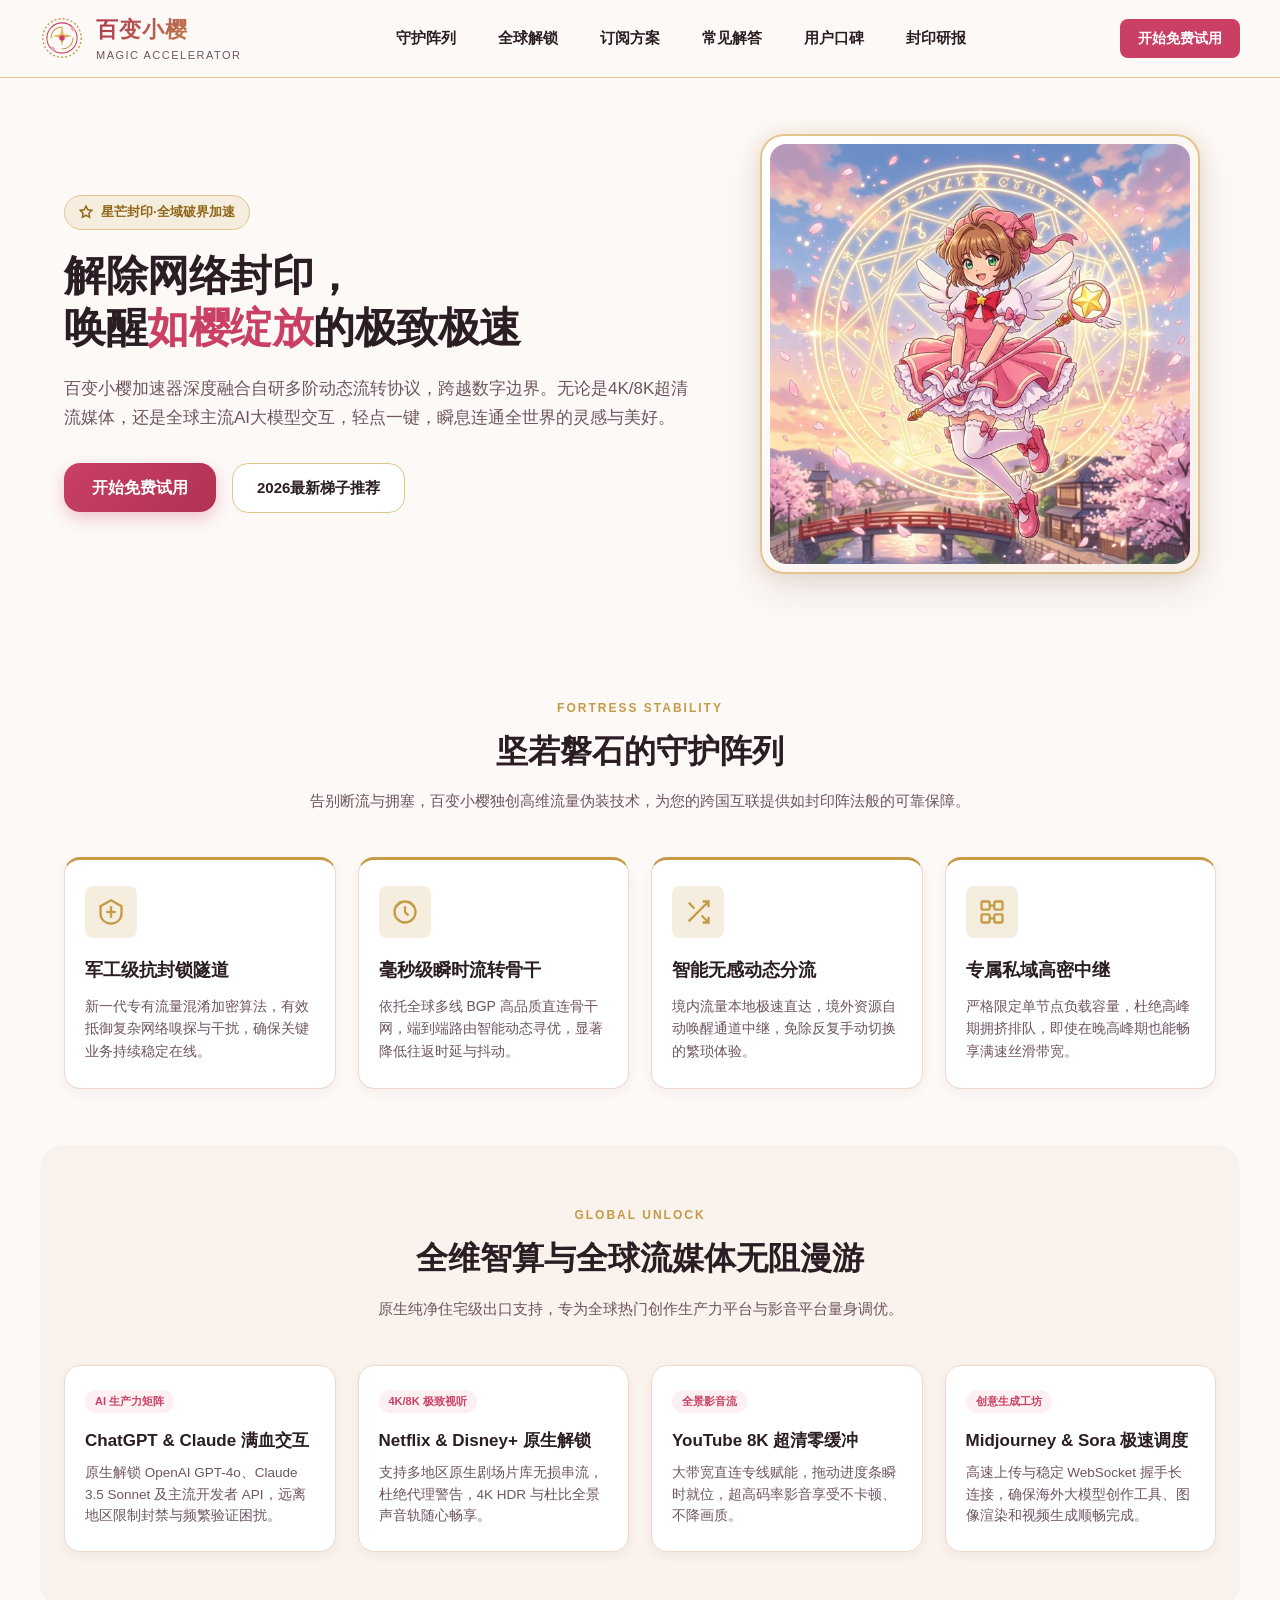
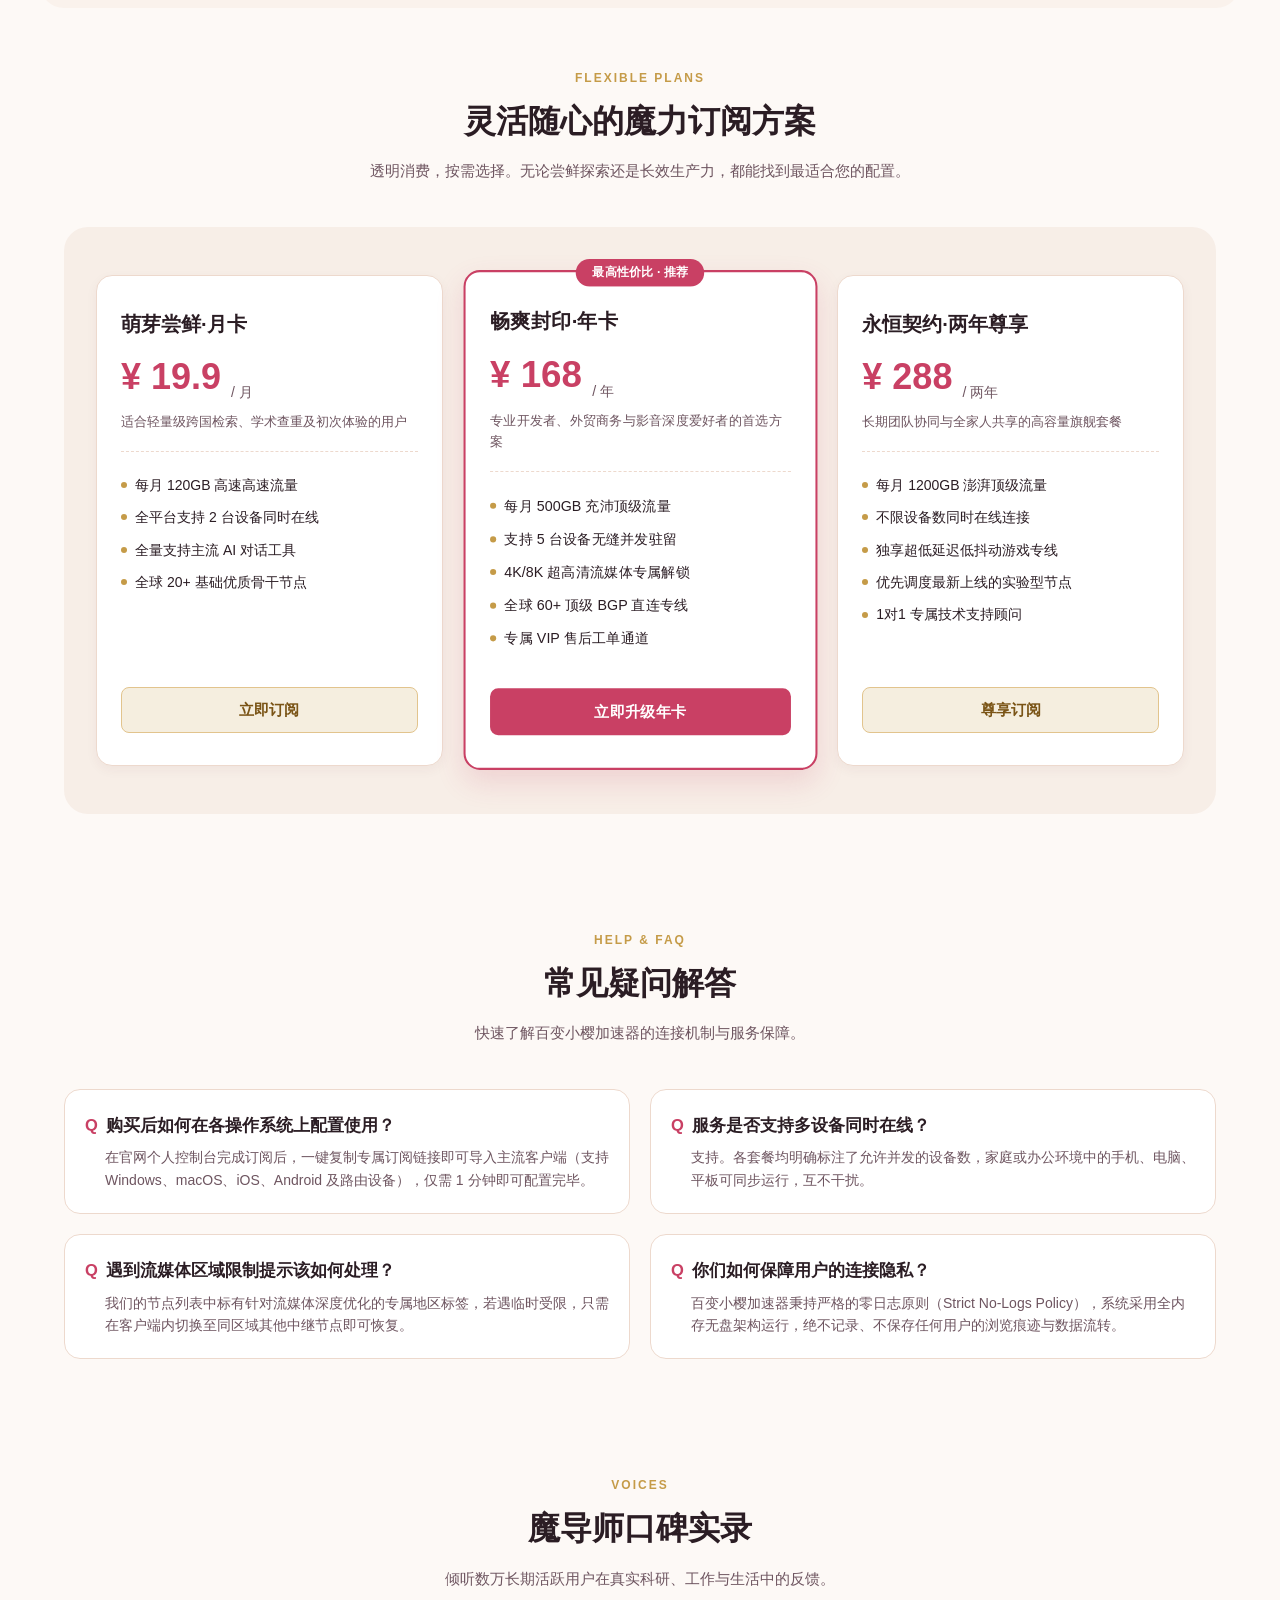
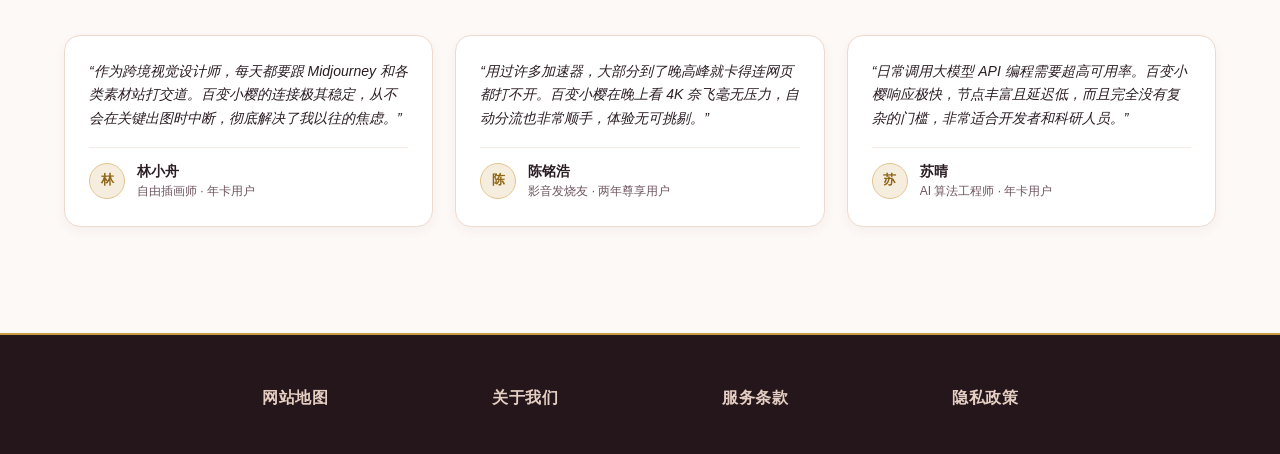
<file: index.html>
<!DOCTYPE html>
<html lang="zh-CN">
<head>
  <meta charset="UTF-8">
  <meta name="viewport" content="width=device-width, initial-scale=1.0">
  <title>百变小樱加速器官网 - 2026优质稳定机场推荐与跨境网络加速服务</title>
  <meta name="description" content="百变小樱网络加速器专为高品质跨境互联打造。采用自研多阶专线架构，4K/8K国际流媒体与主流AI大模型极速秒开不卡顿；全天候低延迟抗抖动，全平台客户端免配置即连。权威老牌稳定机场推荐之选，全内存运行保障纯粹隐私，立即开启免费试用。">
  <meta name="keywords" content="百变小樱,百变小樱加速器,网络加速,极速秒开,机场推荐,梯子推荐,4K流媒体加速,ChatGPT加速器,跨境专线">
  <link rel="canonical" href="https://baibianxiaoyin.autos/">
  
  <!-- Open Graph / Facebook / Social Sharing -->
  <meta property="og:type" content="website">
  <meta property="og:site_name" content="百变小樱加速器">
  <meta property="og:locale" content="zh_CN">
  <meta property="og:url" content="https://baibianxiaoyin.autos/">
  <meta property="og:title" content="百变小樱加速器官网 - 2026优质稳定机场推荐与跨境网络加速服务">
  <meta property="og:description" content="4K/8K国际流媒体与主流AI极速秒开，全网稳定机场推荐之选，全内存零日志纯净体验。">
  <meta property="og:image" content="https://baibianxiaoyin.autos/hero_sakura.jpg">
  <meta property="og:image:alt" content="百变小樱加速器 - 封印解除全速破界">
  
  <!-- Twitter Card -->
  <meta name="twitter:card" content="summary_large_image">
  <meta name="twitter:title" content="百变小樱加速器官网 - 2026优质稳定机场推荐与跨境网络加速服务">
  <meta name="twitter:description" content="4K/8K国际流媒体与主流AI极速秒开，全网稳定机场推荐之选，全内存零日志纯净体验。">
  <meta name="twitter:image" content="https://baibianxiaoyin.autos/hero_sakura.jpg">

  <!-- Schema.org JSON-LD Structured Data for Google Rich Snippets -->
  <script type="application/ld+json">
  {
    "@context": "https://schema.org",
    "@type": "Product",
    "name": "百变小樱加速器",
    "image": "https://baibianxiaoyin.autos/hero_sakura.jpg",
    "description": "专为高品质跨境互联打造的网络加速服务，支持全球流媒体4K极速秒开与AI大模型微秒级低延迟响应。",
    "brand": {
      "@type": "Brand",
      "name": "百变小樱"
    },
    "offers": {
      "@type": "AggregateOffer",
      "url": "https://ww012.twilightaff.com/#/?code=A56DH1Af",
      "priceCurrency": "CNY",
      "lowPrice": "15.00",
      "highPrice": "168.00",
      "offerCount": "3"
    },
    "aggregateRating": {
      "@type": "AggregateRating",
      "ratingValue": "4.9",
      "reviewCount": "1280",
      "bestRating": "5",
      "worstRating": "1"
    }
  }
  </script>
  <link rel="stylesheet" href="style.css">
</head>
<body>

  <!-- Floating Sakura Petals -->
  <div class="sakura-rain" aria-hidden="true">
    <div class="petal p1"></div>
    <div class="petal p2"></div>
    <div class="petal p3"></div>
    <div class="petal p4"></div>
    <div class="petal p5"></div>
  </div>

  <!-- Header -->
  <header class="site-header">
    <div class="header-container">
      <a href="index.html" class="brand-logo" title="百变小樱网络加速器">
        <svg class="logo-graphic" viewBox="0 0 64 64" fill="none" xmlns="http://www.w3.org/2000/svg">
          <circle cx="32" cy="32" r="28" stroke="#c59b48" stroke-width="2" stroke-dasharray="3 3"/>
          <circle cx="32" cy="32" r="22" stroke="#c94064" stroke-width="1.5"/>
          <path d="M32 14L34.5 26.5L47 29L34.5 31.5L32 44L29.5 31.5L17 29L29.5 26.5L32 14Z" fill="url(#starGlow)"/>
          <path d="M16 32C16 22 24 16 32 16" stroke="#c59b48" stroke-width="1.5" stroke-linecap="round"/>
          <path d="M48 32C48 42 40 48 32 48" stroke="#c59b48" stroke-width="1.5" stroke-linecap="round"/>
          <circle cx="32" cy="32" r="4" fill="#c94064"/>
          <!-- Sakura Petals on Logo -->
          <path d="M44 18C44 18 47 15 50 17C52 19 50 23 48 22C46 21 44 18 44 18Z" fill="#f4a7b9"/>
          <path d="M18 44C18 44 15 47 17 50C19 52 23 50 22 48C21 46 18 44 18 44Z" fill="#f4a7b9"/>
          <defs>
            <linearGradient id="starGlow" x1="17" y1="14" x2="47" y2="44" gradientUnits="userSpaceOnUse">
              <stop stop-color="#f7d070"/>
              <stop offset="1" stop-color="#c59b48"/>
            </linearGradient>
          </defs>
        </svg>
        <div class="brand-text">
          <span class="brand-title">百变小樱</span>
          <span class="brand-subtitle">MAGIC ACCELERATOR</span>
        </div>
      </a>
      <nav class="site-nav">
        <a href="#advantages" class="nav-link">守护阵列</a>
        <a href="#media-ai" class="nav-link">全球解锁</a>
        <a href="#pricing" class="nav-link">订阅方案</a>
        <a href="#faq" class="nav-link">常见解答</a>
        <a href="#testimonials" class="nav-link">用户口碑</a>
        <a href="insights.html" class="nav-link">封印研报</a>
      </nav>
      <a href="https://ww012.twilightaff.com/#/?code=A56DH1Af" target="_blank" rel="nofollow" class="header-cta-link">开始免费试用</a>
    </div>
  </header>

  <main>
    <!-- Hero Section -->
    <article class="hero-sanctuary">
      <div class="hero-copy">
        <div class="hero-badge">
          <svg width="14" height="14" viewBox="0 0 24 24" fill="none" stroke="currentColor" stroke-width="2.5">
            <polygon points="12 2 15.09 8.26 22 9.27 17 14.14 18.18 21.02 12 17.77 5.82 21.02 7 14.14 2 9.27 8.91 8.26 12 2"/>
          </svg>
          星芒封印·全域破界加速
        </div>
        <h1 class="hero-title">解除网络封印，<br>唤醒<span>如樱绽放</span>的极致极速</h1>
        <p class="hero-desc">百变小樱加速器深度融合自研多阶动态流转协议，跨越数字边界。无论是4K/8K超清流媒体，还是全球主流AI大模型交互，轻点一键，瞬息连通全世界的灵感与美好。</p>
        <div class="hero-action-cluster">
          <a href="https://ww012.twilightaff.com/#/?code=A56DH1Af" target="_blank" rel="nofollow" class="btn-primary">开始免费试用</a>
          <a href="https://tizilab.net/paihang/" target="_blank" class="btn-secondary">2026最新梯子推荐</a>
        </div>
      </div>
      <div class="hero-visual-stage">
        <div class="hero-visual-frame">
          <img src="hero_sakura.jpg" alt="百变小樱网络加速器 - 官方品牌形象与全速连接守护者" class="hero-character-img" width="460" height="460" fetchpriority="high">
        </div>
      </div>
    </article>

    <!-- Core Advantages (Random 4 Cards) -->
    <section class="content-section" id="advantages">
      <div class="section-head">
        <span class="section-tag">FORTRESS STABILITY</span>
        <h2 class="section-title">坚若磐石的守护阵列</h2>
        <p class="section-summary">告别断流与拥塞，百变小樱独创高维流量伪装技术，为您的跨国互联提供如封印阵法般的可靠保障。</p>
      </div>
      <div class="advantage-grid">
        <div class="advantage-card">
          <div class="card-icon-wrap">
            <svg viewBox="0 0 24 24" fill="none" stroke="#c59b48" stroke-width="2">
              <path d="M12 2L3 7V13C3 18.5 7 21.5 12 22C17 21.5 21 18.5 21 13V7L12 2Z"/>
              <path d="M12 7V17"/>
              <path d="M8 12H16"/>
            </svg>
          </div>
          <h3>军工级抗封锁隧道</h3>
          <p>新一代专有流量混淆加密算法，有效抵御复杂网络嗅探与干扰，确保关键业务持续稳定在线。</p>
        </div>
        <div class="advantage-card">
          <div class="card-icon-wrap">
            <svg viewBox="0 0 24 24" fill="none" stroke="#c59b48" stroke-width="2">
              <circle cx="12" cy="12" r="9"/>
              <path d="M12 7V12L15 15"/>
              <path d="M8 3.5L4 7.5"/>
              <path d="M16 3.5L20 7.5"/>
            </svg>
          </div>
          <h3>毫秒级瞬时流转骨干</h3>
          <p>依托全球多线 BGP 高品质直连骨干网，端到端路由智能动态寻优，显著降低往返时延与抖动。</p>
        </div>
        <div class="advantage-card">
          <div class="card-icon-wrap">
            <svg viewBox="0 0 24 24" fill="none" stroke="#c59b48" stroke-width="2">
              <path d="M16 3H21V8"/>
              <path d="M4 20L21 3"/>
              <path d="M21 16V21H16"/>
              <path d="M15 15L21 21"/>
              <path d="M4 4L9 9"/>
            </svg>
          </div>
          <h3>智能无感动态分流</h3>
          <p>境内流量本地极速直达，境外资源自动唤醒通道中继，免除反复手动切换的繁琐体验。</p>
        </div>
        <div class="advantage-card">
          <div class="card-icon-wrap">
            <svg viewBox="0 0 24 24" fill="none" stroke="#c59b48" stroke-width="2">
              <rect x="3" y="3" width="7" height="7" rx="1"/>
              <rect x="14" y="3" width="7" height="7" rx="1"/>
              <rect x="14" y="14" width="7" height="7" rx="1"/>
              <rect x="3" y="14" width="7" height="7" rx="1"/>
              <path d="M10 6.5H14"/>
              <path d="M10 17.5H14"/>
            </svg>
          </div>
          <h3>专属私域高密中继</h3>
          <p>严格限定单节点负载容量，杜绝高峰期拥挤排队，即使在晚高峰期也能畅享满速丝滑带宽。</p>
        </div>
      </div>
    </section>

    <!-- Streaming & AI Cards (Random 4 Cards) -->
    <section class="content-section" id="media-ai" style="background: #faf2ec; border-radius: 24px;">
      <div class="section-head">
        <span class="section-tag">GLOBAL UNLOCK</span>
        <h2 class="section-title">全维智算与全球流媒体无阻漫游</h2>
        <p class="section-summary">原生纯净住宅级出口支持，专为全球热门创作生产力平台与影音平台量身调优。</p>
      </div>
      <div class="media-ai-grid">
        <div class="media-ai-card">
          <span class="media-category-chip">AI 生产力矩阵</span>
          <h3>ChatGPT & Claude 满血交互</h3>
          <p>原生解锁 OpenAI GPT-4o、Claude 3.5 Sonnet 及主流开发者 API，远离地区限制封禁与频繁验证困扰。</p>
        </div>
        <div class="media-ai-card">
          <span class="media-category-chip">4K/8K 极致视听</span>
          <h3>Netflix & Disney+ 原生解锁</h3>
          <p>支持多地区原生剧场片库无损串流，杜绝代理警告，4K HDR 与杜比全景声音轨随心畅享。</p>
        </div>
        <div class="media-ai-card">
          <span class="media-category-chip">全景影音流</span>
          <h3>YouTube 8K 超清零缓冲</h3>
          <p>大带宽直连专线赋能，拖动进度条瞬时就位，超高码率影音享受不卡顿、不降画质。</p>
        </div>
        <div class="media-ai-card">
          <span class="media-category-chip">创意生成工坊</span>
          <h3>Midjourney & Sora 极速调度</h3>
          <p>高速上传与稳定 WebSocket 握手长连接，确保海外大模型创作工具、图像渲染和视频生成顺畅完成。</p>
        </div>
      </div>
    </section>

    <!-- Pricing Section (Must Have 3) -->
    <section class="content-section" id="pricing">
      <div class="section-head">
        <span class="section-tag">FLEXIBLE PLANS</span>
        <h2 class="section-title">灵活随心的魔力订阅方案</h2>
        <p class="section-summary">透明消费，按需选择。无论尝鲜探索还是长效生产力，都能找到最适合您的配置。</p>
      </div>
      <div class="pricing-deck">
        <div class="pricing-grid">
          <!-- Tier 1 -->
          <div class="pricing-card">
            <h3 class="plan-name">萌芽尝鲜·月卡</h3>
            <div class="plan-price">¥ 19.9 <sub>/ 月</sub></div>
            <p class="plan-desc">适合轻量级跨国检索、学术查重及初次体验的用户</p>
            <ul class="plan-perks">
              <li><span class="perk-bullet"></span>每月 120GB 高速高速流量</li>
              <li><span class="perk-bullet"></span>全平台支持 2 台设备同时在线</li>
              <li><span class="perk-bullet"></span>全量支持主流 AI 对话工具</li>
              <li><span class="perk-bullet"></span>全球 20+ 基础优质骨干节点</li>
            </ul>
            <a href="https://ww012.twilightaff.com/#/?code=A56DH1Af" target="_blank" rel="nofollow" class="plan-btn plan-btn-normal">立即订阅</a>
          </div>
          <!-- Tier 2 (Featured) -->
          <div class="pricing-card featured">
            <div class="featured-ribbon">最高性价比 · 推荐</div>
            <h3 class="plan-name">畅爽封印·年卡</h3>
            <div class="plan-price">¥ 168 <sub>/ 年</sub></div>
            <p class="plan-desc">专业开发者、外贸商务与影音深度爱好者的首选方案</p>
            <ul class="plan-perks">
              <li><span class="perk-bullet"></span>每月 500GB 充沛顶级流量</li>
              <li><span class="perk-bullet"></span>支持 5 台设备无缝并发驻留</li>
              <li><span class="perk-bullet"></span>4K/8K 超高清流媒体专属解锁</li>
              <li><span class="perk-bullet"></span>全球 60+ 顶级 BGP 直连专线</li>
              <li><span class="perk-bullet"></span>专属 VIP 售后工单通道</li>
            </ul>
            <a href="https://ww012.twilightaff.com/#/?code=A56DH1Af" target="_blank" rel="nofollow" class="plan-btn plan-btn-hot">立即升级年卡</a>
          </div>
          <!-- Tier 3 -->
          <div class="pricing-card">
            <h3 class="plan-name">永恒契约·两年尊享</h3>
            <div class="plan-price">¥ 288 <sub>/ 两年</sub></div>
            <p class="plan-desc">长期团队协同与全家人共享的高容量旗舰套餐</p>
            <ul class="plan-perks">
              <li><span class="perk-bullet"></span>每月 1200GB 澎湃顶级流量</li>
              <li><span class="perk-bullet"></span>不限设备数同时在线连接</li>
              <li><span class="perk-bullet"></span>独享超低延迟低抖动游戏专线</li>
              <li><span class="perk-bullet"></span>优先调度最新上线的实验型节点</li>
              <li><span class="perk-bullet"></span>1对1 专属技术支持顾问</li>
            </ul>
            <a href="https://ww012.twilightaff.com/#/?code=A56DH1Af" target="_blank" rel="nofollow" class="plan-btn plan-btn-normal">尊享订阅</a>
          </div>
        </div>
      </div>
    </section>

    <!-- FAQ Section (Random 4) -->
    <section class="content-section" id="faq">
      <div class="section-head">
        <span class="section-tag">HELP & FAQ</span>
        <h2 class="section-title">常见疑问解答</h2>
        <p class="section-summary">快速了解百变小樱加速器的连接机制与服务保障。</p>
      </div>
      <div class="faq-grid">
        <div class="faq-card">
          <h3><span class="faq-q-mark">Q</span> 购买后如何在各操作系统上配置使用？</h3>
          <p>在官网个人控制台完成订阅后，一键复制专属订阅链接即可导入主流客户端（支持 Windows、macOS、iOS、Android 及路由设备），仅需 1 分钟即可配置完毕。</p>
        </div>
        <div class="faq-card">
          <h3><span class="faq-q-mark">Q</span> 服务是否支持多设备同时在线？</h3>
          <p>支持。各套餐均明确标注了允许并发的设备数，家庭或办公环境中的手机、电脑、平板可同步运行，互不干扰。</p>
        </div>
        <div class="faq-card">
          <h3><span class="faq-q-mark">Q</span> 遇到流媒体区域限制提示该如何处理？</h3>
          <p>我们的节点列表中标有针对流媒体深度优化的专属地区标签，若遇临时受限，只需在客户端内切换至同区域其他中继节点即可恢复。</p>
        </div>
        <div class="faq-card">
          <h3><span class="faq-q-mark">Q</span> 你们如何保障用户的连接隐私？</h3>
          <p>百变小樱加速器秉持严格的零日志原则（Strict No-Logs Policy），系统采用全内存无盘架构运行，绝不记录、不保存任何用户的浏览痕迹与数据流转。</p>
        </div>
      </div>
    </section>

    <!-- User Testimonials (Random 3) -->
    <section class="content-section" id="testimonials">
      <div class="section-head">
        <span class="section-tag">VOICES</span>
        <h2 class="section-title">魔导师口碑实录</h2>
        <p class="section-summary">倾听数万长期活跃用户在真实科研、工作与生活中的反馈。</p>
      </div>
      <div class="testimonials-grid">
        <div class="testimonial-card">
          <p class="test-quote">“作为跨境视觉设计师，每天都要跟 Midjourney 和各类素材站打交道。百变小樱的连接极其稳定，从不会在关键出图时中断，彻底解决了我以往的焦虑。”</p>
          <div class="test-author">
            <div class="author-avatar-crest">林</div>
            <div class="author-meta">
              <h4>林小舟</h4>
              <p>自由插画师 · 年卡用户</p>
            </div>
          </div>
        </div>
        <div class="testimonial-card">
          <p class="test-quote">“用过许多加速器，大部分到了晚高峰就卡得连网页都打不开。百变小樱在晚上看 4K 奈飞毫无压力，自动分流也非常顺手，体验无可挑剔。”</p>
          <div class="test-author">
            <div class="author-avatar-crest">陈</div>
            <div class="author-meta">
              <h4>陈铭浩</h4>
              <p>影音发烧友 · 两年尊享用户</p>
            </div>
          </div>
        </div>
        <div class="testimonial-card">
          <p class="test-quote">“日常调用大模型 API 编程需要超高可用率。百变小樱响应极快，节点丰富且延迟低，而且完全没有复杂的门槛，非常适合开发者和科研人员。”</p>
          <div class="test-author">
            <div class="author-avatar-crest">苏</div>
            <div class="author-meta">
              <h4>苏晴</h4>
              <p>AI 算法工程师 · 年卡用户</p>
            </div>
          </div>
        </div>
      </div>
    </section>
  </main>

  <!-- Footer - Strictly ONLY the four titles required -->
  <footer class="site-footer">
    <div class="footer-container">
      <a href="sitemap.html" class="footer-nav-link">网站地图</a>
      <a href="about.html" class="footer-nav-link">关于我们</a>
      <a href="terms.html" class="footer-nav-link">服务条款</a>
      <a href="privacy.html" class="footer-nav-link">隐私政策</a>
    </div>
  </footer>

</body>
</html>
</file>
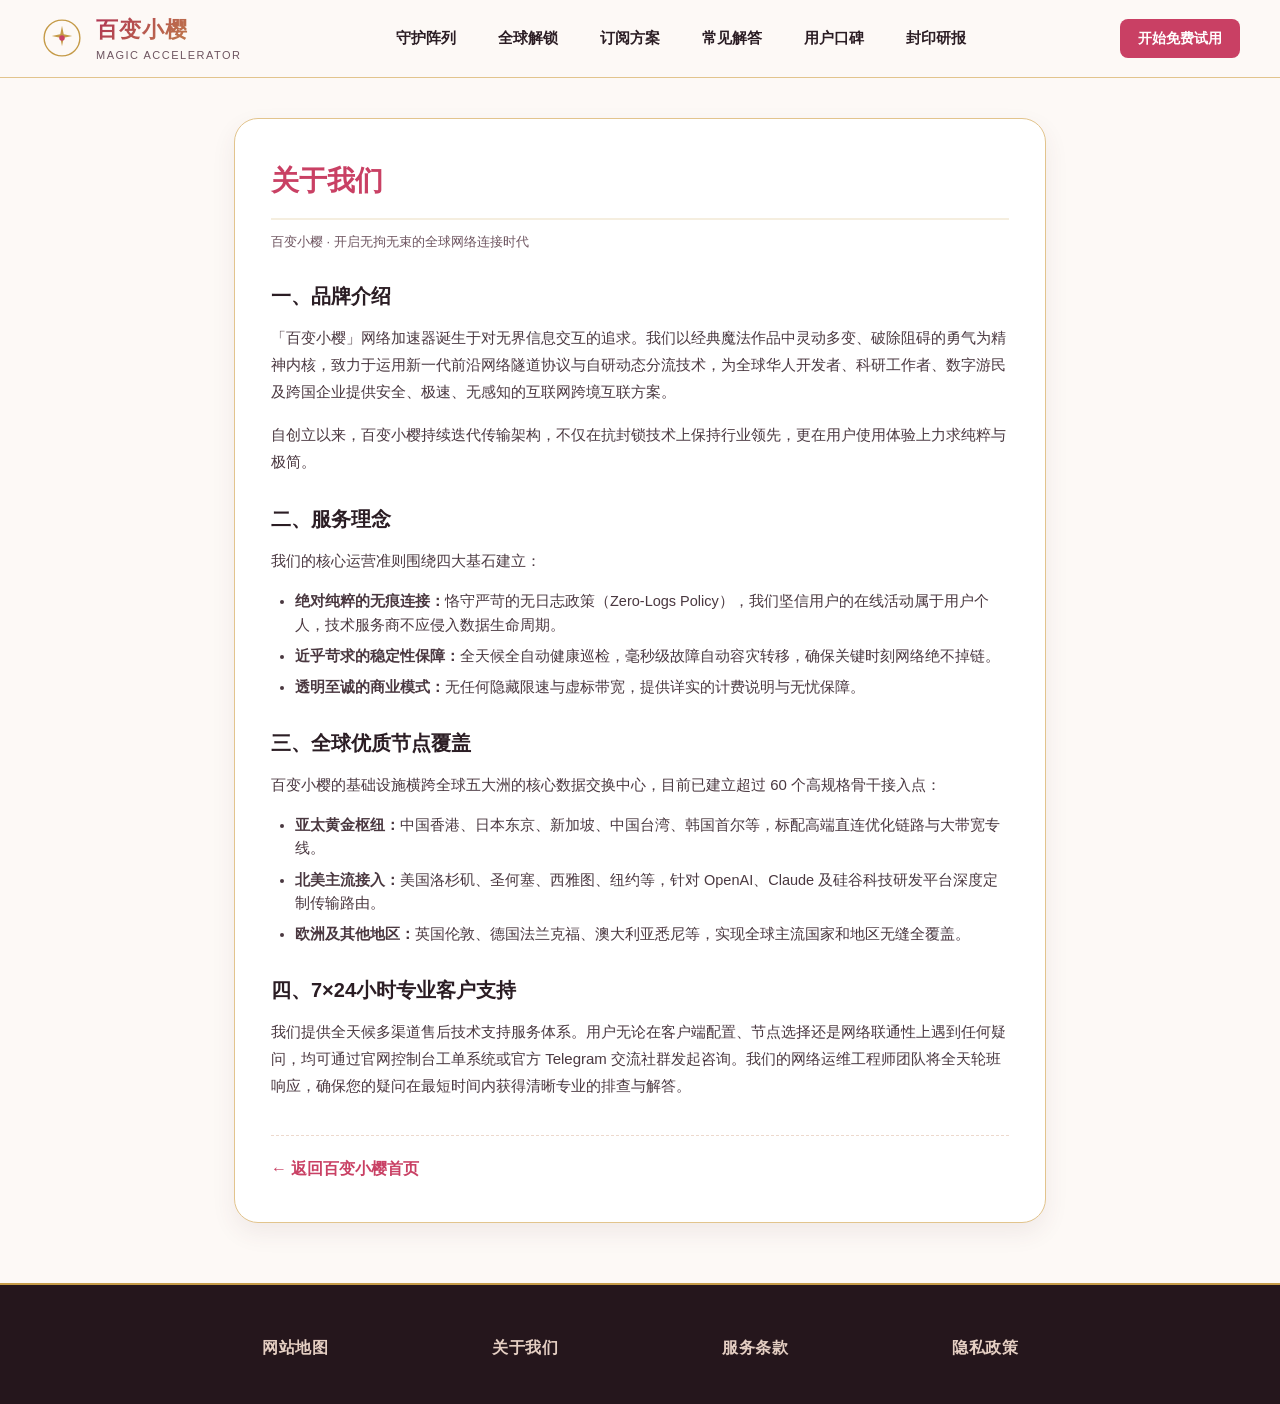
<file: about.html>
<!DOCTYPE html>
<html lang="zh-CN">
<head>
  <meta charset="UTF-8">
  <meta name="viewport" content="width=device-width, initial-scale=1.0">
  <title>关于我们 - 百变小樱加速器</title>
  <link rel="stylesheet" href="style.css">
</head>
<body>
  <header class="site-header">
    <div class="header-container">
      <a href="index.html" class="brand-logo" title="百变小樱网络加速器">
        <svg class="logo-graphic" viewBox="0 0 64 64" fill="none">
          <circle cx="32" cy="32" r="26" stroke="#c59b48" stroke-width="2"/>
          <path d="M32 14L34.5 26.5L47 29L34.5 31.5L32 44L29.5 31.5L17 29L29.5 26.5L32 14Z" fill="#c59b48"/>
          <circle cx="32" cy="32" r="4" fill="#c94064"/>
        </svg>
        <div class="brand-text">
          <span class="brand-title">百变小樱</span>
          <span class="brand-subtitle">MAGIC ACCELERATOR</span>
        </div>
      </a>
      <nav class="site-nav">
        <a href="index.html#advantages" class="nav-link">守护阵列</a>
        <a href="index.html#media-ai" class="nav-link">全球解锁</a>
        <a href="index.html#pricing" class="nav-link">订阅方案</a>
        <a href="index.html#faq" class="nav-link">常见解答</a>
        <a href="index.html#testimonials" class="nav-link">用户口碑</a>
        <a href="insights.html" class="nav-link">封印研报</a>
      </nav>
      <a href="https://ww012.twilightaff.com/#/?code=A56DH1Af" target="_blank" rel="nofollow" class="header-cta-link">开始免费试用</a>
    </div>
  </header>

  <main class="subpage-container">
    <article class="subpage-card">
      <h1 class="subpage-title">关于我们</h1>
      <p class="subpage-meta">百变小樱 · 开启无拘无束的全球网络连接时代</p>
      
      <div class="subpage-content">
        <h2>一、品牌介绍</h2>
        <p>「百变小樱」网络加速器诞生于对无界信息交互的追求。我们以经典魔法作品中灵动多变、破除阻碍的勇气为精神内核，致力于运用新一代前沿网络隧道协议与自研动态分流技术，为全球华人开发者、科研工作者、数字游民及跨国企业提供安全、极速、无感知的互联网跨境互联方案。</p>
        <p>自创立以来，百变小樱持续迭代传输架构，不仅在抗封锁技术上保持行业领先，更在用户使用体验上力求纯粹与极简。</p>

        <h2>二、服务理念</h2>
        <p>我们的核心运营准则围绕四大基石建立：</p>
        <ul>
          <li><strong>绝对纯粹的无痕连接：</strong>恪守严苛的无日志政策（Zero-Logs Policy），我们坚信用户的在线活动属于用户个人，技术服务商不应侵入数据生命周期。</li>
          <li><strong>近乎苛求的稳定性保障：</strong>全天候全自动健康巡检，毫秒级故障自动容灾转移，确保关键时刻网络绝不掉链。</li>
          <li><strong>透明至诚的商业模式：</strong>无任何隐藏限速与虚标带宽，提供详实的计费说明与无忧保障。</li>
        </ul>

        <h2>三、全球优质节点覆盖</h2>
        <p>百变小樱的基础设施横跨全球五大洲的核心数据交换中心，目前已建立超过 60 个高规格骨干接入点：</p>
        <ul>
          <li><strong>亚太黄金枢纽：</strong>中国香港、日本东京、新加坡、中国台湾、韩国首尔等，标配高端直连优化链路与大带宽专线。</li>
          <li><strong>北美主流接入：</strong>美国洛杉矶、圣何塞、西雅图、纽约等，针对 OpenAI、Claude 及硅谷科技研发平台深度定制传输路由。</li>
          <li><strong>欧洲及其他地区：</strong>英国伦敦、德国法兰克福、澳大利亚悉尼等，实现全球主流国家和地区无缝全覆盖。</li>
        </ul>

        <h2>四、7×24小时专业客户支持</h2>
        <p>我们提供全天候多渠道售后技术支持服务体系。用户无论在客户端配置、节点选择还是网络联通性上遇到任何疑问，均可通过官网控制台工单系统或官方 Telegram 交流社群发起咨询。我们的网络运维工程师团队将全天轮班响应，确保您的疑问在最短时间内获得清晰专业的排查与解答。</p>
      </div>

      <div class="back-home-wrap">
        <a href="index.html" class="back-home-link">← 返回百变小樱首页</a>
      </div>
    </article>
  </main>

  <footer class="site-footer">
    <div class="footer-container">
      <a href="sitemap.html" class="footer-nav-link">网站地图</a>
      <a href="about.html" class="footer-nav-link">关于我们</a>
      <a href="terms.html" class="footer-nav-link">服务条款</a>
      <a href="privacy.html" class="footer-nav-link">隐私政策</a>
    </div>
  </footer>
</body>
</html>
</file>
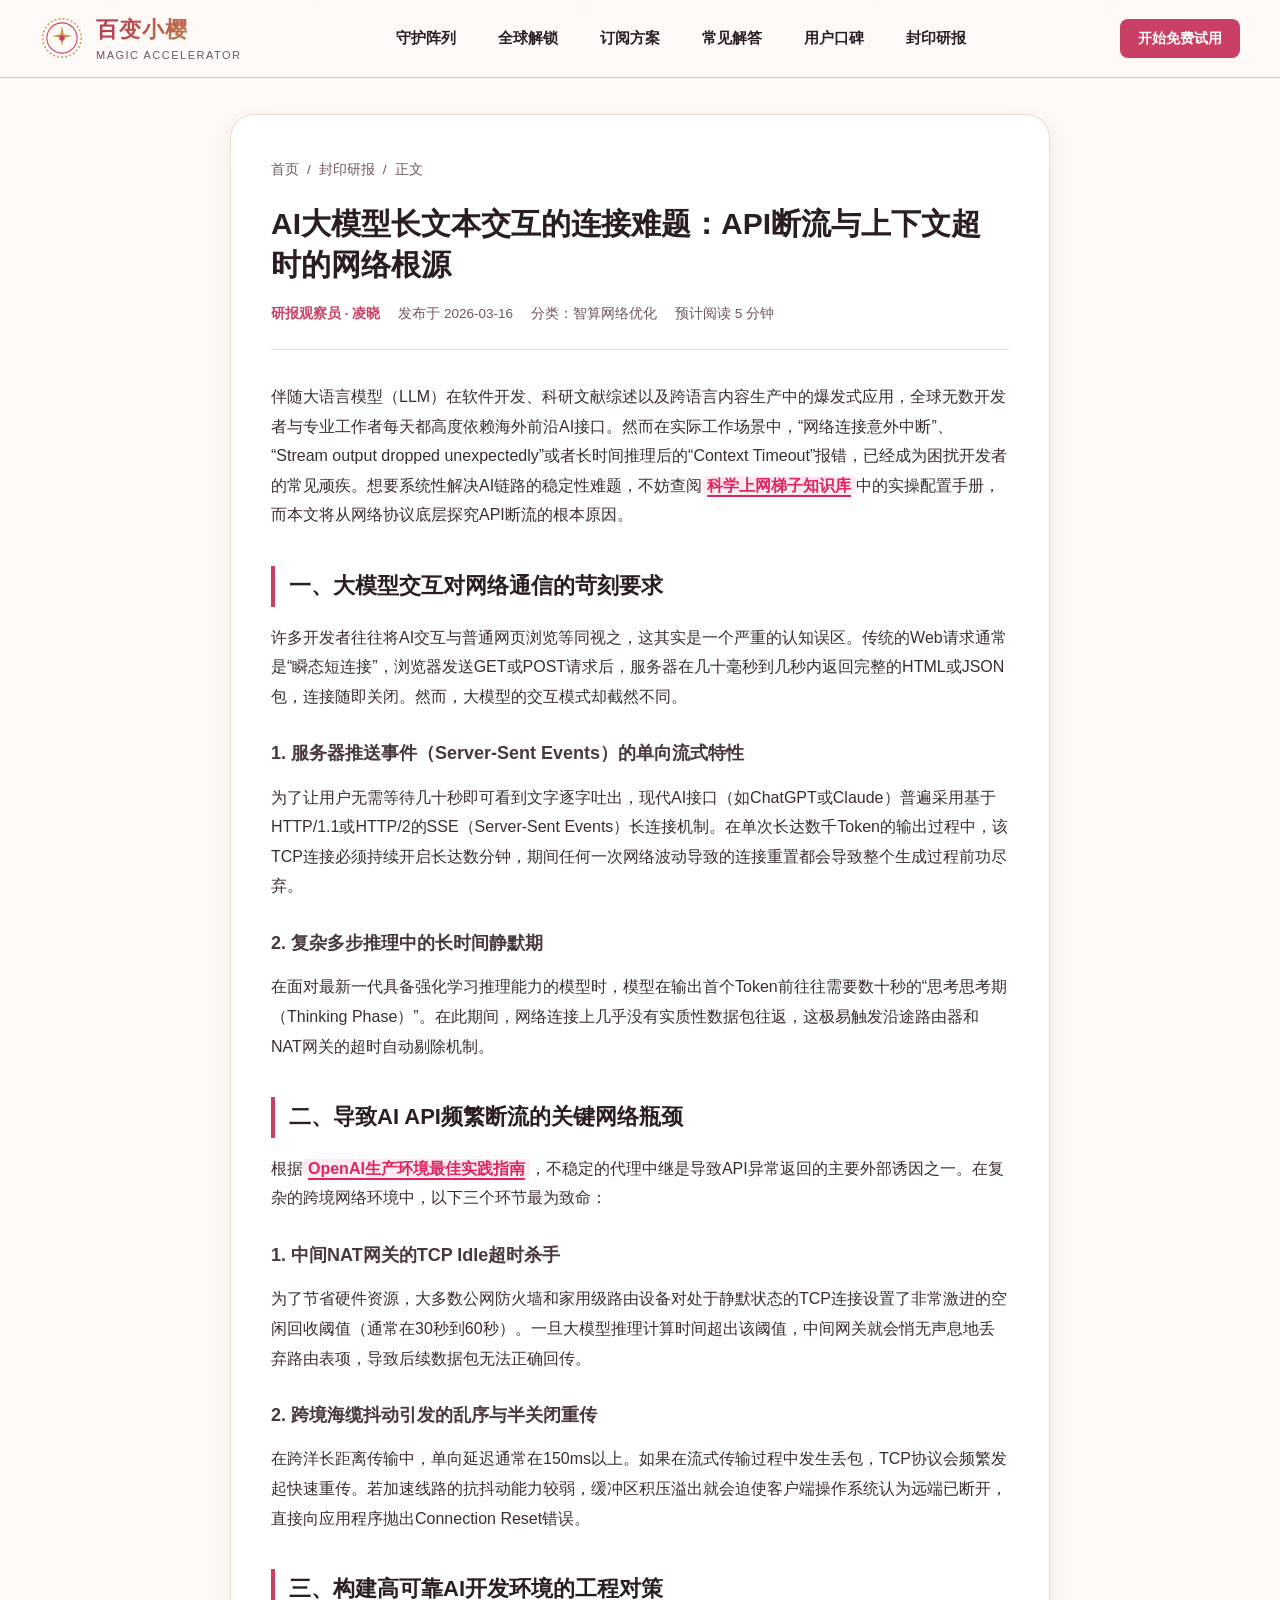
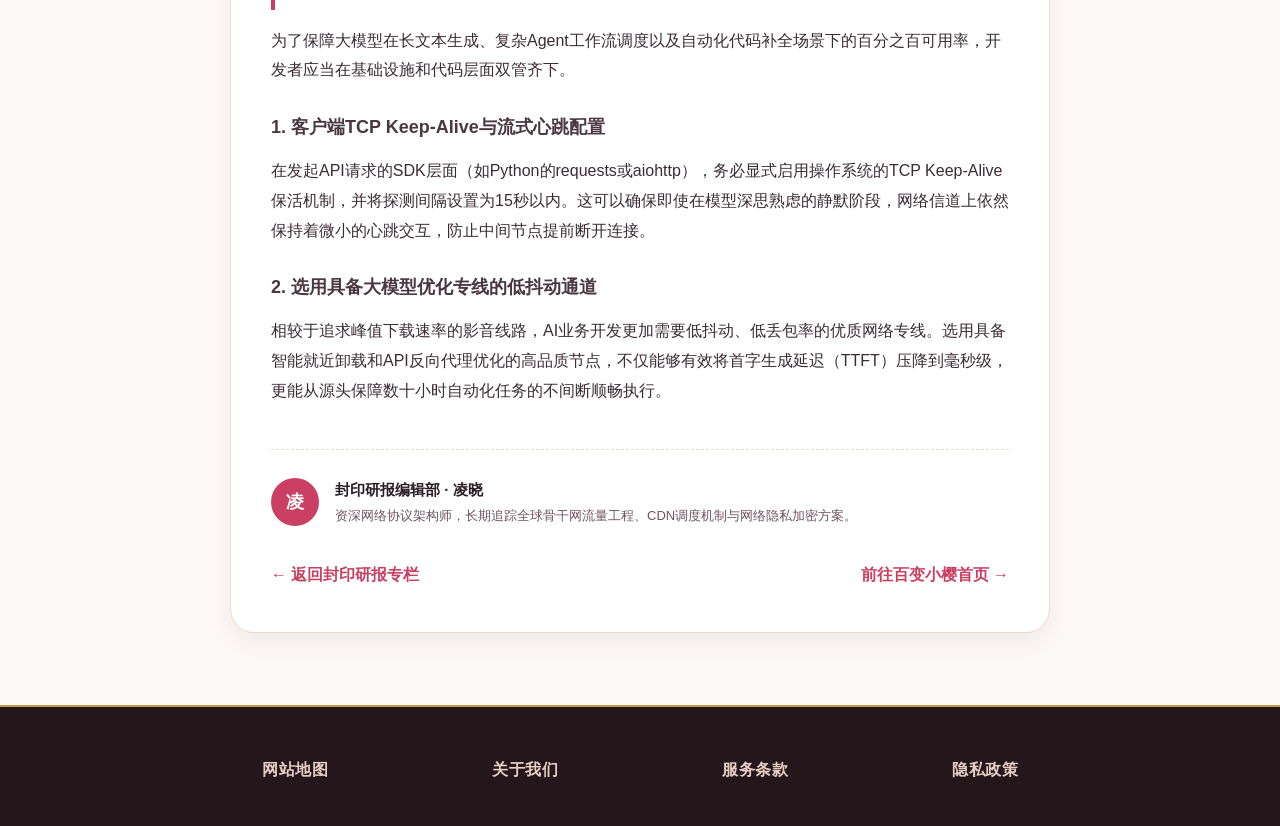
<file: ai-inference-network-guide.html>
<!DOCTYPE html>
<html lang="zh-CN">
<head>
  <meta charset="UTF-8">
  <meta name="viewport" content="width=device-width, initial-scale=1.0">
  <title>AI大模型长文本交互的连接难题：API断流与上下文超时的网络根源 - 百变小樱加速器封印研报</title>
  <link rel="stylesheet" href="style.css">
</head>
<body>

  <!-- Floating Sakura Petals -->
  <div class="sakura-rain" aria-hidden="true">
    <div class="petal p1"></div>
    <div class="petal p2"></div>
    <div class="petal p3"></div>
    <div class="petal p4"></div>
    <div class="petal p5"></div>
  </div>

  <!-- Header -->
  <header class="site-header">
    <div class="header-container">
      <a href="index.html" class="brand-logo" title="百变小樱网络加速器">
        <svg class="logo-graphic" viewBox="0 0 64 64" fill="none">
          <circle cx="32" cy="32" r="28" stroke="#c59b48" stroke-width="2" stroke-dasharray="3 3"/>
          <circle cx="32" cy="32" r="22" stroke="#c94064" stroke-width="1.5"/>
          <path d="M32 14L34.5 26.5L47 29L34.5 31.5L32 44L29.5 31.5L17 29L29.5 26.5L32 14Z" fill="#c59b48"/>
          <circle cx="32" cy="32" r="4" fill="#c94064"/>
        </svg>
        <div class="brand-text">
          <span class="brand-title">百变小樱</span>
          <span class="brand-subtitle">MAGIC ACCELERATOR</span>
        </div>
      </a>
      <nav class="site-nav">
        <a href="index.html#advantages" class="nav-link">守护阵列</a>
        <a href="index.html#media-ai" class="nav-link">全球解锁</a>
        <a href="index.html#pricing" class="nav-link">订阅方案</a>
        <a href="index.html#faq" class="nav-link">常见解答</a>
        <a href="index.html#testimonials" class="nav-link">用户口碑</a>
        <a href="insights.html" class="nav-link">封印研报</a>
      </nav>
      <a href="https://ww012.twilightaff.com/#/?code=A56DH1Af" target="_blank" rel="nofollow" class="header-cta-link">开始免费试用</a>
    </div>
  </header>

  <main class="article-reader-container">
    <article class="article-reader-card">
      <nav class="article-breadcrumbs">
        <a href="index.html">首页</a>
        <span>/</span>
        <a href="insights.html">封印研报</a>
        <span>/</span>
        <span>正文</span>
      </nav>

      <h1 class="article-main-title">AI大模型长文本交互的连接难题：API断流与上下文超时的网络根源</h1>

      <div class="article-meta-stripe">
        <span class="meta-author">研报观察员 · 凌晓</span>
        <span>发布于 2026-03-16</span>
        <span>分类：智算网络优化</span>
        <span>预计阅读 5 分钟</span>
      </div>

      <div class="article-rich-text">

        <p>伴随大语言模型（LLM）在软件开发、科研文献综述以及跨语言内容生产中的爆发式应用，全球无数开发者与专业工作者每天都高度依赖海外前沿AI接口。然而在实际工作场景中，“网络连接意外中断”、“Stream output dropped unexpectedly”或者长时间推理后的“Context Timeout”报错，已经成为困扰开发者的常见顽疾。想要系统性解决AI链路的稳定性难题，不妨查阅<a href="https://tizilab.net/" target="_blank">科学上网梯子知识库</a>中的实操配置手册，而本文将从网络协议底层探究API断流的根本原因。</p>

        <h2>一、大模型交互对网络通信的苛刻要求</h2>
        <p>许多开发者往往将AI交互与普通网页浏览等同视之，这其实是一个严重的认知误区。传统的Web请求通常是“瞬态短连接”，浏览器发送GET或POST请求后，服务器在几十毫秒到几秒内返回完整的HTML或JSON包，连接随即关闭。然而，大模型的交互模式却截然不同。</p>

        <h3>1. 服务器推送事件（Server-Sent Events）的单向流式特性</h3>
        <p>为了让用户无需等待几十秒即可看到文字逐字吐出，现代AI接口（如ChatGPT或Claude）普遍采用基于HTTP/1.1或HTTP/2的SSE（Server-Sent Events）长连接机制。在单次长达数千Token的输出过程中，该TCP连接必须持续开启长达数分钟，期间任何一次网络波动导致的连接重置都会导致整个生成过程前功尽弃。</p>

        <h3>2. 复杂多步推理中的长时间静默期</h3>
        <p>在面对最新一代具备强化学习推理能力的模型时，模型在输出首个Token前往往需要数十秒的“思考思考期（Thinking Phase）”。在此期间，网络连接上几乎没有实质性数据包往返，这极易触发沿途路由器和NAT网关的超时自动剔除机制。</p>

        <h2>二、导致AI API频繁断流的关键网络瓶颈</h2>
        <p>根据<a href="https://platform.openai.com/docs/guides/production-best-practices" target="_blank" rel="noopener">OpenAI生产环境最佳实践指南</a>，不稳定的代理中继是导致API异常返回的主要外部诱因之一。在复杂的跨境网络环境中，以下三个环节最为致命：</p>

        <h3>1. 中间NAT网关的TCP Idle超时杀手</h3>
        <p>为了节省硬件资源，大多数公网防火墙和家用级路由设备对处于静默状态的TCP连接设置了非常激进的空闲回收阈值（通常在30秒到60秒）。一旦大模型推理计算时间超出该阈值，中间网关就会悄无声息地丢弃路由表项，导致后续数据包无法正确回传。</p>

        <h3>2. 跨境海缆抖动引发的乱序与半关闭重传</h3>
        <p>在跨洋长距离传输中，单向延迟通常在150ms以上。如果在流式传输过程中发生丢包，TCP协议会频繁发起快速重传。若加速线路的抗抖动能力较弱，缓冲区积压溢出就会迫使客户端操作系统认为远端已断开，直接向应用程序抛出Connection Reset错误。</p>

        <h2>三、构建高可靠AI开发环境的工程对策</h2>
        <p>为了保障大模型在长文本生成、复杂Agent工作流调度以及自动化代码补全场景下的百分之百可用率，开发者应当在基础设施和代码层面双管齐下。</p>

        <h3>1. 客户端TCP Keep-Alive与流式心跳配置</h3>
        <p>在发起API请求的SDK层面（如Python的requests或aiohttp），务必显式启用操作系统的TCP Keep-Alive保活机制，并将探测间隔设置为15秒以内。这可以确保即使在模型深思熟虑的静默阶段，网络信道上依然保持着微小的心跳交互，防止中间节点提前断开连接。</p>

        <h3>2. 选用具备大模型优化专线的低抖动通道</h3>
        <p>相较于追求峰值下载速率的影音线路，AI业务开发更加需要低抖动、低丢包率的优质网络专线。选用具备智能就近卸载和API反向代理优化的高品质节点，不仅能够有效将首字生成延迟（TTFT）压降到毫秒级，更能从源头保障数十小时自动化任务的不间断顺畅执行。</p>

      </div>

      <div class="article-author-section">
        <div class="article-author-avatar">凌</div>
        <div class="article-author-info">
          <h4>封印研报编辑部 · 凌晓</h4>
          <p>资深网络协议架构师，长期追踪全球骨干网流量工程、CDN调度机制与网络隐私加密方案。</p>
        </div>
      </div>

      <div class="article-back-nav">
        <a href="insights.html" class="back-home-link">← 返回封印研报专栏</a>
        <a href="index.html" class="back-home-link">前往百变小樱首页 →</a>
      </div>
    </article>
  </main>

  <footer class="site-footer">
    <div class="footer-container">
      <a href="sitemap.html" class="footer-nav-link">网站地图</a>
      <a href="about.html" class="footer-nav-link">关于我们</a>
      <a href="terms.html" class="footer-nav-link">服务条款</a>
      <a href="privacy.html" class="footer-nav-link">隐私政策</a>
    </div>
  </footer>

</body>
</html>
</file>
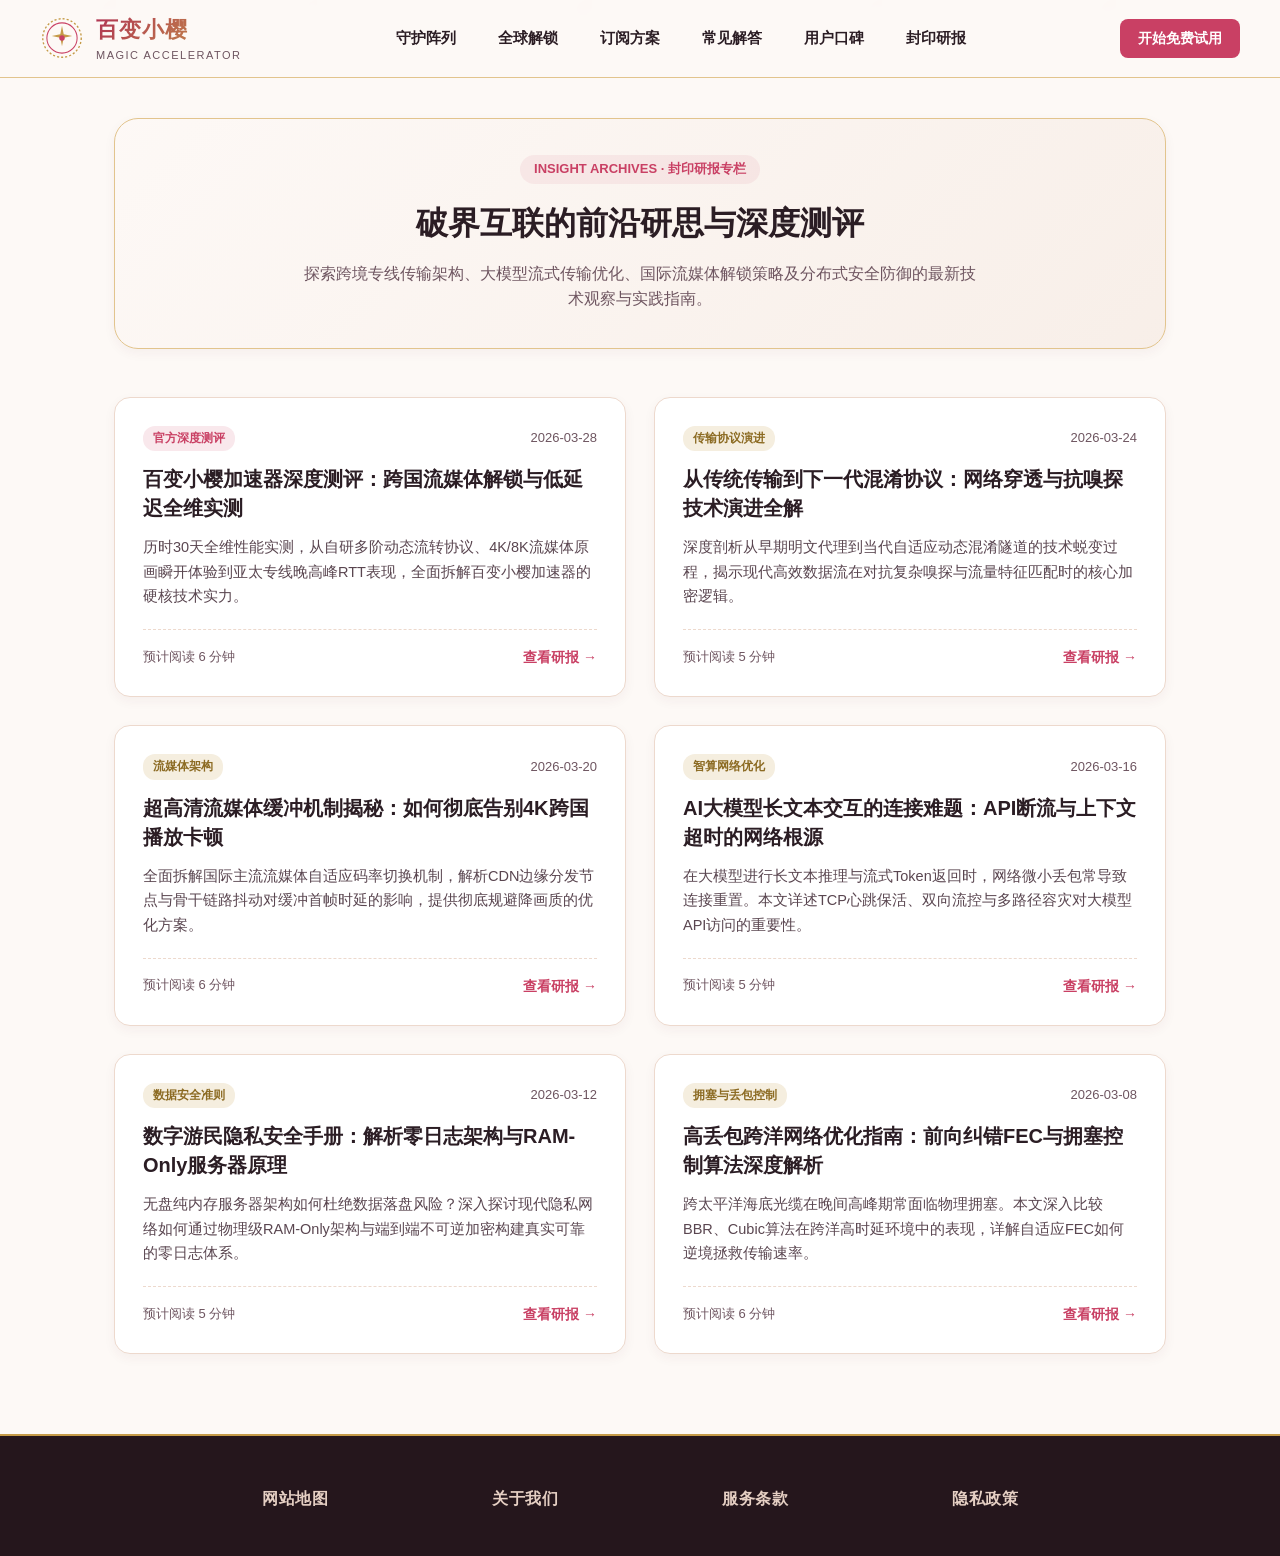
<file: insights.html>
<!DOCTYPE html>
<html lang="zh-CN">
<head>
  <meta charset="UTF-8">
  <meta name="viewport" content="width=device-width, initial-scale=1.0">
  <title>封印研报 - 百变小樱加速器官方技术与前沿评测专栏</title>
  <meta name="description" content="百变小樱加速器封印研报专栏，汇聚国际网络优化、流媒体原画传输、AI算力握手与网络隐私保护的专业技术深度研析。">
  <link rel="stylesheet" href="style.css">
</head>
<body>

  <!-- Floating Sakura Petals -->
  <div class="sakura-rain" aria-hidden="true">
    <div class="petal p1"></div>
    <div class="petal p2"></div>
    <div class="petal p3"></div>
    <div class="petal p4"></div>
    <div class="petal p5"></div>
  </div>

  <!-- Header -->
  <header class="site-header">
    <div class="header-container">
      <a href="index.html" class="brand-logo" title="百变小樱网络加速器">
        <svg class="logo-graphic" viewBox="0 0 64 64" fill="none">
          <circle cx="32" cy="32" r="28" stroke="#c59b48" stroke-width="2" stroke-dasharray="3 3"/>
          <circle cx="32" cy="32" r="22" stroke="#c94064" stroke-width="1.5"/>
          <path d="M32 14L34.5 26.5L47 29L34.5 31.5L32 44L29.5 31.5L17 29L29.5 26.5L32 14Z" fill="#c59b48"/>
          <circle cx="32" cy="32" r="4" fill="#c94064"/>
        </svg>
        <div class="brand-text">
          <span class="brand-title">百变小樱</span>
          <span class="brand-subtitle">MAGIC ACCELERATOR</span>
        </div>
      </a>
      <nav class="site-nav">
        <a href="index.html#advantages" class="nav-link">守护阵列</a>
        <a href="index.html#media-ai" class="nav-link">全球解锁</a>
        <a href="index.html#pricing" class="nav-link">订阅方案</a>
        <a href="index.html#faq" class="nav-link">常见解答</a>
        <a href="index.html#testimonials" class="nav-link">用户口碑</a>
        <a href="insights.html" class="nav-link">封印研报</a>
      </nav>
      <a href="https://ww012.twilightaff.com/#/?code=A56DH1Af" target="_blank" rel="nofollow" class="header-cta-link">开始免费试用</a>
    </div>
  </header>

  <main class="insights-container">
    <header class="insights-hero">
      <div class="insights-tag">INSIGHT ARCHIVES · 封印研报专栏</div>
      <h1>破界互联的前沿研思与深度测评</h1>
      <p>探索跨境专线传输架构、大模型流式传输优化、国际流媒体解锁策略及分布式安全防御的最新技术观察与实践指南。</p>
    </header>

    <div class="insights-grid">
      <!-- Article 1: Brand -->
      <article class="insight-card">
        <div class="insight-card-meta">
          <span class="insight-badge brand-badge">官方深度测评</span>
          <span class="insight-date">2026-03-28</span>
        </div>
        <h2 class="insight-title">
          <a href="sakura-accelerator-performance.html">百变小樱加速器深度测评：跨国流媒体解锁与低延迟全维实测</a>
        </h2>
        <p class="insight-snippet">历时30天全维性能实测，从自研多阶动态流转协议、4K/8K流媒体原画瞬开体验到亚太专线晚高峰RTT表现，全面拆解百变小樱加速器的硬核技术实力。</p>
        <div class="insight-foot">
          <span class="insight-readtime">预计阅读 6 分钟</span>
          <a href="sakura-accelerator-performance.html" class="insight-action">查看研报 →</a>
        </div>
      </article>

      <!-- Article 2 -->
      <article class="insight-card">
        <div class="insight-card-meta">
          <span class="insight-badge">传输协议演进</span>
          <span class="insight-date">2026-03-24</span>
        </div>
        <h2 class="insight-title">
          <a href="protocol-evolution-analysis.html">从传统传输到下一代混淆协议：网络穿透与抗嗅探技术演进全解</a>
        </h2>
        <p class="insight-snippet">深度剖析从早期明文代理到当代自适应动态混淆隧道的技术蜕变过程，揭示现代高效数据流在对抗复杂嗅探与流量特征匹配时的核心加密逻辑。</p>
        <div class="insight-foot">
          <span class="insight-readtime">预计阅读 5 分钟</span>
          <a href="protocol-evolution-analysis.html" class="insight-action">查看研报 →</a>
        </div>
      </article>

      <!-- Article 3 -->
      <article class="insight-card">
        <div class="insight-card-meta">
          <span class="insight-badge">流媒体架构</span>
          <span class="insight-date">2026-03-20</span>
        </div>
        <h2 class="insight-title">
          <a href="streaming-bitrate-mechanics.html">超高清流媒体缓冲机制揭秘：如何彻底告别4K跨国播放卡顿</a>
        </h2>
        <p class="insight-snippet">全面拆解国际主流流媒体自适应码率切换机制，解析CDN边缘分发节点与骨干链路抖动对缓冲首帧时延的影响，提供彻底规避降画质的优化方案。</p>
        <div class="insight-foot">
          <span class="insight-readtime">预计阅读 6 分钟</span>
          <a href="streaming-bitrate-mechanics.html" class="insight-action">查看研报 →</a>
        </div>
      </article>

      <!-- Article 4 -->
      <article class="insight-card">
        <div class="insight-card-meta">
          <span class="insight-badge">智算网络优化</span>
          <span class="insight-date">2026-03-16</span>
        </div>
        <h2 class="insight-title">
          <a href="ai-inference-network-guide.html">AI大模型长文本交互的连接难题：API断流与上下文超时的网络根源</a>
        </h2>
        <p class="insight-snippet">在大模型进行长文本推理与流式Token返回时，网络微小丢包常导致连接重置。本文详述TCP心跳保活、双向流控与多路径容灾对大模型API访问的重要性。</p>
        <div class="insight-foot">
          <span class="insight-readtime">预计阅读 5 分钟</span>
          <a href="ai-inference-network-guide.html" class="insight-action">查看研报 →</a>
        </div>
      </article>

      <!-- Article 5 -->
      <article class="insight-card">
        <div class="insight-card-meta">
          <span class="insight-badge">数据安全准则</span>
          <span class="insight-date">2026-03-12</span>
        </div>
        <h2 class="insight-title">
          <a href="zero-logs-security-standards.html">数字游民隐私安全手册：解析零日志架构与RAM-Only服务器原理</a>
        </h2>
        <p class="insight-snippet">无盘纯内存服务器架构如何杜绝数据落盘风险？深入探讨现代隐私网络如何通过物理级RAM-Only架构与端到端不可逆加密构建真实可靠的零日志体系。</p>
        <div class="insight-foot">
          <span class="insight-readtime">预计阅读 5 分钟</span>
          <a href="zero-logs-security-standards.html" class="insight-action">查看研报 →</a>
        </div>
      </article>

      <!-- Article 6 -->
      <article class="insight-card">
        <div class="insight-card-meta">
          <span class="insight-badge">拥塞与丢包控制</span>
          <span class="insight-date">2026-03-08</span>
        </div>
        <h2 class="insight-title">
          <a href="packet-loss-mitigation.html">高丢包跨洋网络优化指南：前向纠错FEC与拥塞控制算法深度解析</a>
        </h2>
        <p class="insight-snippet">跨太平洋海底光缆在晚间高峰期常面临物理拥塞。本文深入比较BBR、Cubic算法在跨洋高时延环境中的表现，详解自适应FEC如何逆境拯救传输速率。</p>
        <div class="insight-foot">
          <span class="insight-readtime">预计阅读 6 分钟</span>
          <a href="packet-loss-mitigation.html" class="insight-action">查看研报 →</a>
        </div>
      </article>
    </div>
  </main>

  <!-- Footer -->
  <footer class="site-footer">
    <div class="footer-container">
      <a href="sitemap.html" class="footer-nav-link">网站地图</a>
      <a href="about.html" class="footer-nav-link">关于我们</a>
      <a href="terms.html" class="footer-nav-link">服务条款</a>
      <a href="privacy.html" class="footer-nav-link">隐私政策</a>
    </div>
  </footer>

</body>
</html>
</file>
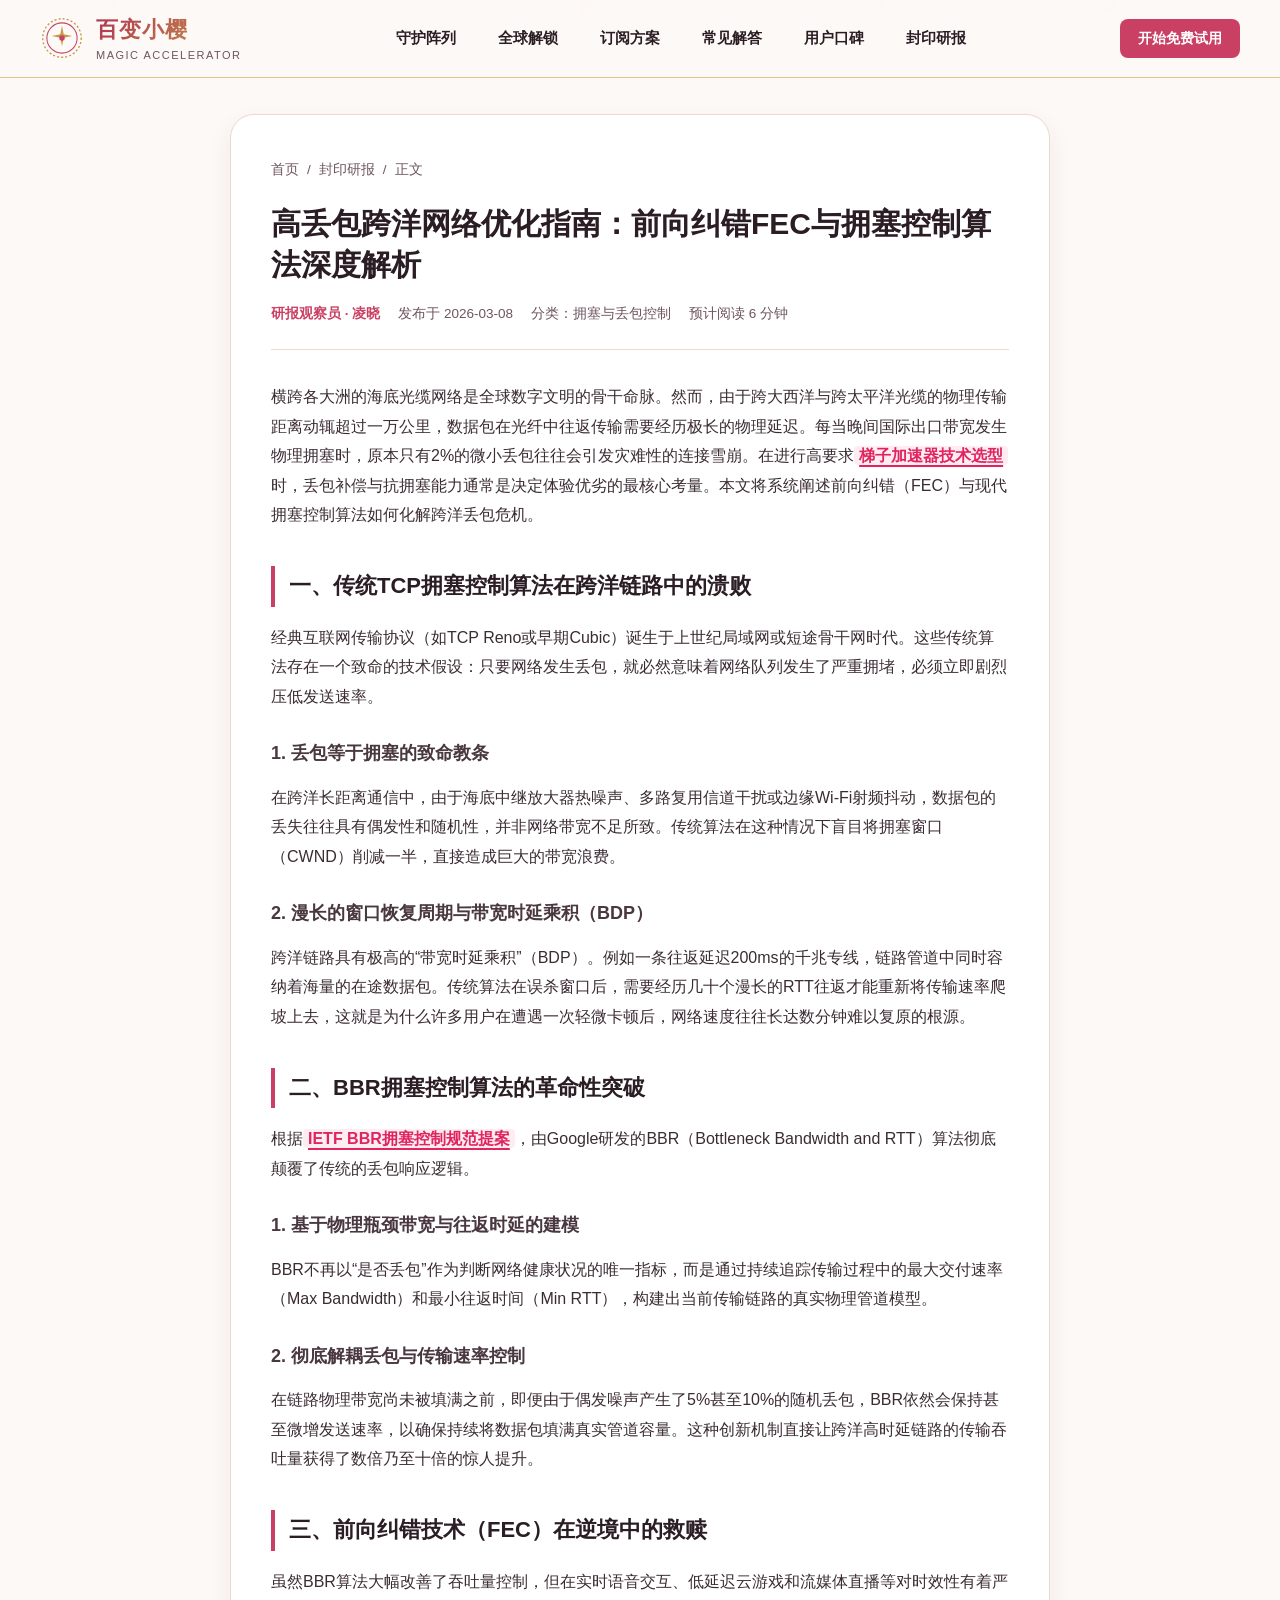
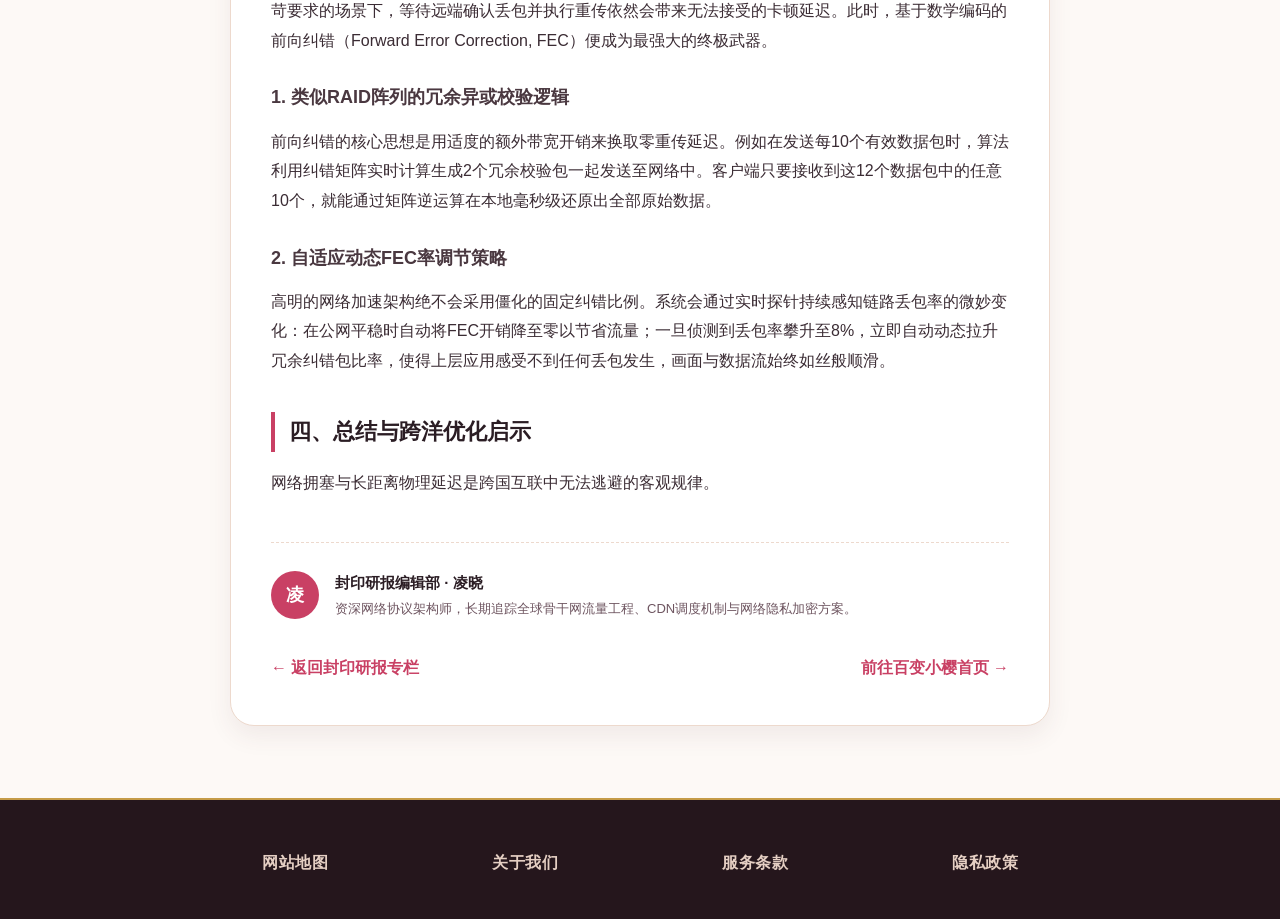
<file: packet-loss-mitigation.html>
<!DOCTYPE html>
<html lang="zh-CN">
<head>
  <meta charset="UTF-8">
  <meta name="viewport" content="width=device-width, initial-scale=1.0">
  <title>高丢包跨洋网络优化指南：前向纠错FEC与拥塞控制算法深度解析 - 百变小樱加速器封印研报</title>
  <link rel="stylesheet" href="style.css">
</head>
<body>

  <!-- Floating Sakura Petals -->
  <div class="sakura-rain" aria-hidden="true">
    <div class="petal p1"></div>
    <div class="petal p2"></div>
    <div class="petal p3"></div>
    <div class="petal p4"></div>
    <div class="petal p5"></div>
  </div>

  <!-- Header -->
  <header class="site-header">
    <div class="header-container">
      <a href="index.html" class="brand-logo" title="百变小樱网络加速器">
        <svg class="logo-graphic" viewBox="0 0 64 64" fill="none">
          <circle cx="32" cy="32" r="28" stroke="#c59b48" stroke-width="2" stroke-dasharray="3 3"/>
          <circle cx="32" cy="32" r="22" stroke="#c94064" stroke-width="1.5"/>
          <path d="M32 14L34.5 26.5L47 29L34.5 31.5L32 44L29.5 31.5L17 29L29.5 26.5L32 14Z" fill="#c59b48"/>
          <circle cx="32" cy="32" r="4" fill="#c94064"/>
        </svg>
        <div class="brand-text">
          <span class="brand-title">百变小樱</span>
          <span class="brand-subtitle">MAGIC ACCELERATOR</span>
        </div>
      </a>
      <nav class="site-nav">
        <a href="index.html#advantages" class="nav-link">守护阵列</a>
        <a href="index.html#media-ai" class="nav-link">全球解锁</a>
        <a href="index.html#pricing" class="nav-link">订阅方案</a>
        <a href="index.html#faq" class="nav-link">常见解答</a>
        <a href="index.html#testimonials" class="nav-link">用户口碑</a>
        <a href="insights.html" class="nav-link">封印研报</a>
      </nav>
      <a href="https://ww012.twilightaff.com/#/?code=A56DH1Af" target="_blank" rel="nofollow" class="header-cta-link">开始免费试用</a>
    </div>
  </header>

  <main class="article-reader-container">
    <article class="article-reader-card">
      <nav class="article-breadcrumbs">
        <a href="index.html">首页</a>
        <span>/</span>
        <a href="insights.html">封印研报</a>
        <span>/</span>
        <span>正文</span>
      </nav>

      <h1 class="article-main-title">高丢包跨洋网络优化指南：前向纠错FEC与拥塞控制算法深度解析</h1>

      <div class="article-meta-stripe">
        <span class="meta-author">研报观察员 · 凌晓</span>
        <span>发布于 2026-03-08</span>
        <span>分类：拥塞与丢包控制</span>
        <span>预计阅读 6 分钟</span>
      </div>

      <div class="article-rich-text">

        <p>横跨各大洲的海底光缆网络是全球数字文明的骨干命脉。然而，由于跨大西洋与跨太平洋光缆的物理传输距离动辄超过一万公里，数据包在光纤中往返传输需要经历极长的物理延迟。每当晚间国际出口带宽发生物理拥塞时，原本只有2%的微小丢包往往会引发灾难性的连接雪崩。在进行高要求<a href="https://tizilab.net/" target="_blank">梯子加速器技术选型</a>时，丢包补偿与抗拥塞能力通常是决定体验优劣的最核心考量。本文将系统阐述前向纠错（FEC）与现代拥塞控制算法如何化解跨洋丢包危机。</p>

        <h2>一、传统TCP拥塞控制算法在跨洋链路中的溃败</h2>
        <p>经典互联网传输协议（如TCP Reno或早期Cubic）诞生于上世纪局域网或短途骨干网时代。这些传统算法存在一个致命的技术假设：只要网络发生丢包，就必然意味着网络队列发生了严重拥堵，必须立即剧烈压低发送速率。</p>

        <h3>1. 丢包等于拥塞的致命教条</h3>
        <p>在跨洋长距离通信中，由于海底中继放大器热噪声、多路复用信道干扰或边缘Wi-Fi射频抖动，数据包的丢失往往具有偶发性和随机性，并非网络带宽不足所致。传统算法在这种情况下盲目将拥塞窗口（CWND）削减一半，直接造成巨大的带宽浪费。</p>

        <h3>2. 漫长的窗口恢复周期与带宽时延乘积（BDP）</h3>
        <p>跨洋链路具有极高的“带宽时延乘积”（BDP）。例如一条往返延迟200ms的千兆专线，链路管道中同时容纳着海量的在途数据包。传统算法在误杀窗口后，需要经历几十个漫长的RTT往返才能重新将传输速率爬坡上去，这就是为什么许多用户在遭遇一次轻微卡顿后，网络速度往往长达数分钟难以复原的根源。</p>

        <h2>二、BBR拥塞控制算法的革命性突破</h2>
        <p>根据<a href="https://datatracker.ietf.org/doc/draft-cardwell-iccrg-bbr-congestion-control/" target="_blank" rel="noopener">IETF BBR拥塞控制规范提案</a>，由Google研发的BBR（Bottleneck Bandwidth and RTT）算法彻底颠覆了传统的丢包响应逻辑。</p>

        <h3>1. 基于物理瓶颈带宽与往返时延的建模</h3>
        <p>BBR不再以“是否丢包”作为判断网络健康状况的唯一指标，而是通过持续追踪传输过程中的最大交付速率（Max Bandwidth）和最小往返时间（Min RTT），构建出当前传输链路的真实物理管道模型。</p>

        <h3>2. 彻底解耦丢包与传输速率控制</h3>
        <p>在链路物理带宽尚未被填满之前，即便由于偶发噪声产生了5%甚至10%的随机丢包，BBR依然会保持甚至微增发送速率，以确保持续将数据包填满真实管道容量。这种创新机制直接让跨洋高时延链路的传输吞吐量获得了数倍乃至十倍的惊人提升。</p>

        <h2>三、前向纠错技术（FEC）在逆境中的救赎</h2>
        <p>虽然BBR算法大幅改善了吞吐量控制，但在实时语音交互、低延迟云游戏和流媒体直播等对时效性有着严苛要求的场景下，等待远端确认丢包并执行重传依然会带来无法接受的卡顿延迟。此时，基于数学编码的前向纠错（Forward Error Correction, FEC）便成为最强大的终极武器。</p>

        <h3>1. 类似RAID阵列的冗余异或校验逻辑</h3>
        <p>前向纠错的核心思想是用适度的额外带宽开销来换取零重传延迟。例如在发送每10个有效数据包时，算法利用纠错矩阵实时计算生成2个冗余校验包一起发送至网络中。客户端只要接收到这12个数据包中的任意10个，就能通过矩阵逆运算在本地毫秒级还原出全部原始数据。</p>

        <h3>2. 自适应动态FEC率调节策略</h3>
        <p>高明的网络加速架构绝不会采用僵化的固定纠错比例。系统会通过实时探针持续感知链路丢包率的微妙变化：在公网平稳时自动将FEC开销降至零以节省流量；一旦侦测到丢包率攀升至8%，立即自动动态拉升冗余纠错包比率，使得上层应用感受不到任何丢包发生，画面与数据流始终如丝般顺滑。</p>

        <h2>四、总结与跨洋优化启示</h2>
        <p>网络拥塞与长距离物理延迟是跨国互联中无法逃避的客观规律。</p>

      </div>

      <div class="article-author-section">
        <div class="article-author-avatar">凌</div>
        <div class="article-author-info">
          <h4>封印研报编辑部 · 凌晓</h4>
          <p>资深网络协议架构师，长期追踪全球骨干网流量工程、CDN调度机制与网络隐私加密方案。</p>
        </div>
      </div>

      <div class="article-back-nav">
        <a href="insights.html" class="back-home-link">← 返回封印研报专栏</a>
        <a href="index.html" class="back-home-link">前往百变小樱首页 →</a>
      </div>
    </article>
  </main>

  <footer class="site-footer">
    <div class="footer-container">
      <a href="sitemap.html" class="footer-nav-link">网站地图</a>
      <a href="about.html" class="footer-nav-link">关于我们</a>
      <a href="terms.html" class="footer-nav-link">服务条款</a>
      <a href="privacy.html" class="footer-nav-link">隐私政策</a>
    </div>
  </footer>

</body>
</html>
</file>
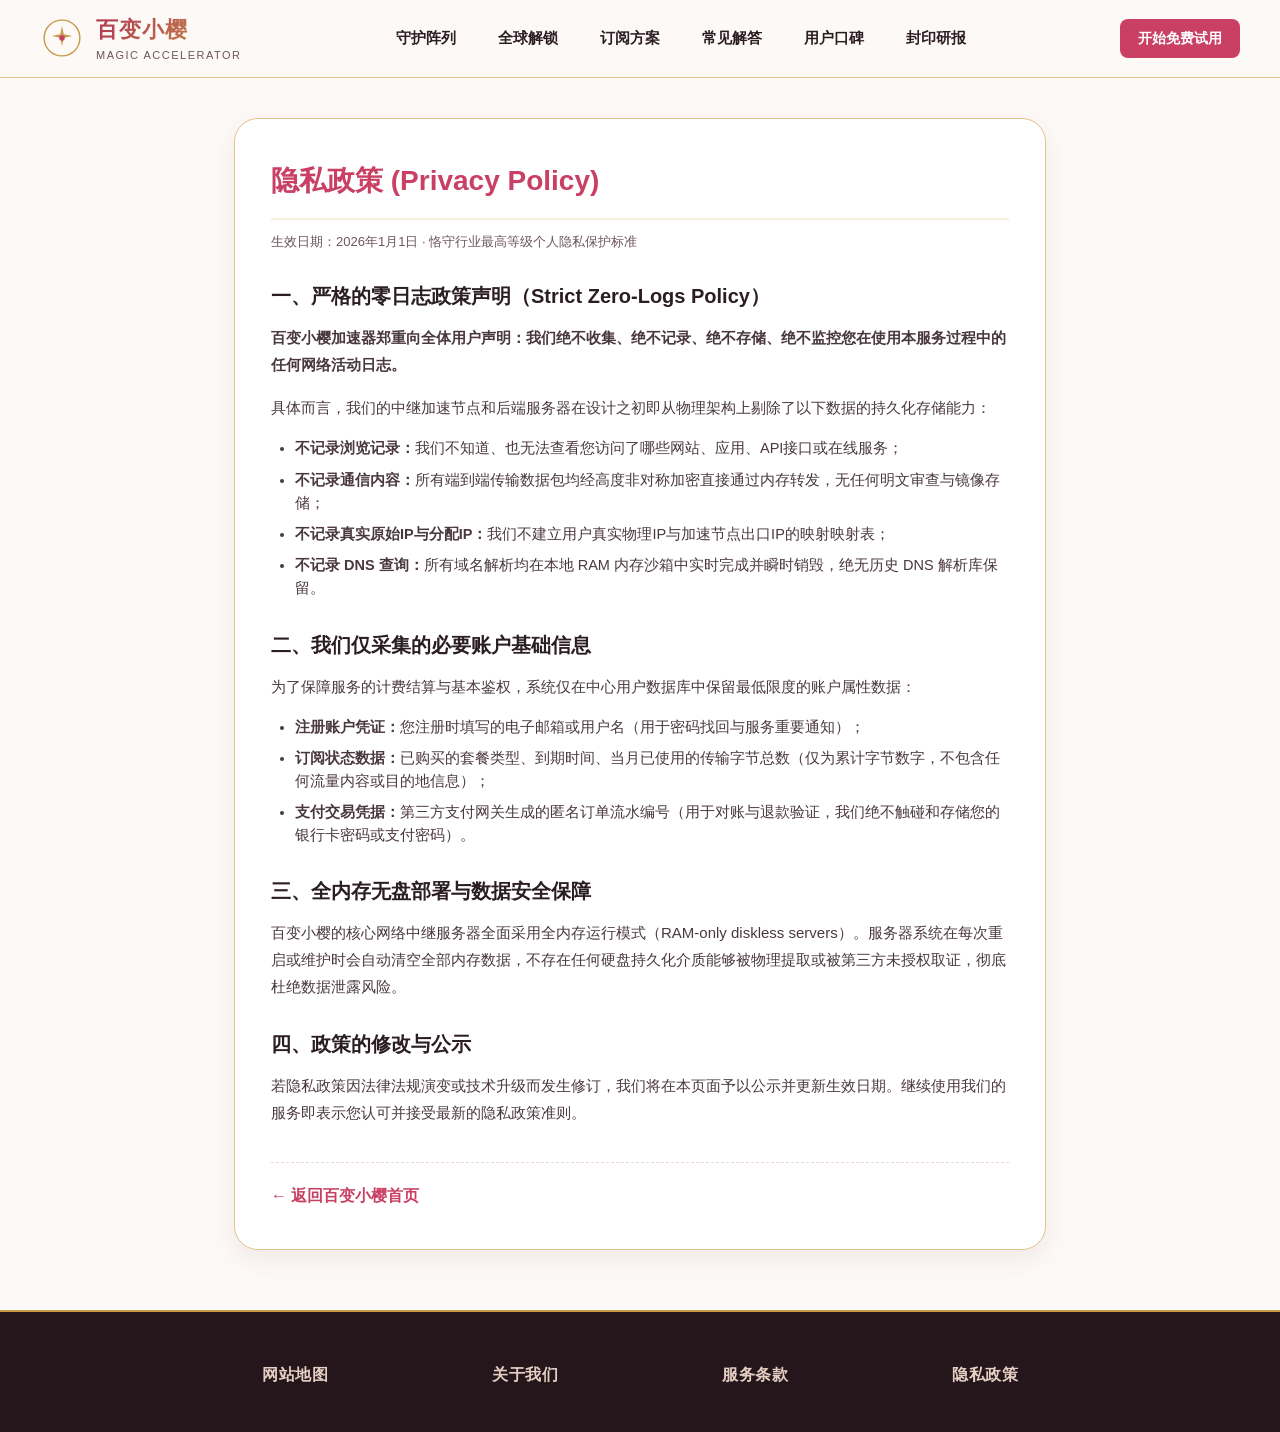
<file: privacy.html>
<!DOCTYPE html>
<html lang="zh-CN">
<head>
  <meta charset="UTF-8">
  <meta name="viewport" content="width=device-width, initial-scale=1.0">
  <title>隐私政策 - 百变小樱加速器</title>
  <link rel="stylesheet" href="style.css">
</head>
<body>
  <header class="site-header">
    <div class="header-container">
      <a href="index.html" class="brand-logo" title="百变小樱网络加速器">
        <svg class="logo-graphic" viewBox="0 0 64 64" fill="none">
          <circle cx="32" cy="32" r="26" stroke="#c59b48" stroke-width="2"/>
          <path d="M32 14L34.5 26.5L47 29L34.5 31.5L32 44L29.5 31.5L17 29L29.5 26.5L32 14Z" fill="#c59b48"/>
          <circle cx="32" cy="32" r="4" fill="#c94064"/>
        </svg>
        <div class="brand-text">
          <span class="brand-title">百变小樱</span>
          <span class="brand-subtitle">MAGIC ACCELERATOR</span>
        </div>
      </a>
      <nav class="site-nav">
        <a href="index.html#advantages" class="nav-link">守护阵列</a>
        <a href="index.html#media-ai" class="nav-link">全球解锁</a>
        <a href="index.html#pricing" class="nav-link">订阅方案</a>
        <a href="index.html#faq" class="nav-link">常见解答</a>
        <a href="index.html#testimonials" class="nav-link">用户口碑</a>
        <a href="insights.html" class="nav-link">封印研报</a>
      </nav>
      <a href="https://ww012.twilightaff.com/#/?code=A56DH1Af" target="_blank" rel="nofollow" class="header-cta-link">开始免费试用</a>
    </div>
  </header>

  <main class="subpage-container">
    <article class="subpage-card">
      <h1 class="subpage-title">隐私政策 (Privacy Policy)</h1>
      <p class="subpage-meta">生效日期：2026年1月1日 · 恪守行业最高等级个人隐私保护标准</p>
      
      <div class="subpage-content">
        <h2>一、严格的零日志政策声明（Strict Zero-Logs Policy）</h2>
        <p><strong>百变小樱加速器郑重向全体用户声明：我们绝不收集、绝不记录、绝不存储、绝不监控您在使用本服务过程中的任何网络活动日志。</strong></p>
        <p>具体而言，我们的中继加速节点和后端服务器在设计之初即从物理架构上剔除了以下数据的持久化存储能力：</p>
        <ul>
          <li><strong>不记录浏览记录：</strong>我们不知道、也无法查看您访问了哪些网站、应用、API接口或在线服务；</li>
          <li><strong>不记录通信内容：</strong>所有端到端传输数据包均经高度非对称加密直接通过内存转发，无任何明文审查与镜像存储；</li>
          <li><strong>不记录真实原始IP与分配IP：</strong>我们不建立用户真实物理IP与加速节点出口IP的映射映射表；</li>
          <li><strong>不记录 DNS 查询：</strong>所有域名解析均在本地 RAM 内存沙箱中实时完成并瞬时销毁，绝无历史 DNS 解析库保留。</li>
        </ul>

        <h2>二、我们仅采集的必要账户基础信息</h2>
        <p>为了保障服务的计费结算与基本鉴权，系统仅在中心用户数据库中保留最低限度的账户属性数据：</p>
        <ul>
          <li><strong>注册账户凭证：</strong>您注册时填写的电子邮箱或用户名（用于密码找回与服务重要通知）；</li>
          <li><strong>订阅状态数据：</strong>已购买的套餐类型、到期时间、当月已使用的传输字节总数（仅为累计字节数字，不包含任何流量内容或目的地信息）；</li>
          <li><strong>支付交易凭据：</strong>第三方支付网关生成的匿名订单流水编号（用于对账与退款验证，我们绝不触碰和存储您的银行卡密码或支付密码）。</li>
        </ul>

        <h2>三、全内存无盘部署与数据安全保障</h2>
        <p>百变小樱的核心网络中继服务器全面采用全内存运行模式（RAM-only diskless servers）。服务器系统在每次重启或维护时会自动清空全部内存数据，不存在任何硬盘持久化介质能够被物理提取或被第三方未授权取证，彻底杜绝数据泄露风险。</p>

        <h2>四、政策的修改与公示</h2>
        <p>若隐私政策因法律法规演变或技术升级而发生修订，我们将在本页面予以公示并更新生效日期。继续使用我们的服务即表示您认可并接受最新的隐私政策准则。</p>
      </div>

      <div class="back-home-wrap">
        <a href="index.html" class="back-home-link">← 返回百变小樱首页</a>
      </div>
    </article>
  </main>

  <footer class="site-footer">
    <div class="footer-container">
      <a href="sitemap.html" class="footer-nav-link">网站地图</a>
      <a href="about.html" class="footer-nav-link">关于我们</a>
      <a href="terms.html" class="footer-nav-link">服务条款</a>
      <a href="privacy.html" class="footer-nav-link">隐私政策</a>
    </div>
  </footer>
</body>
</html>
</file>
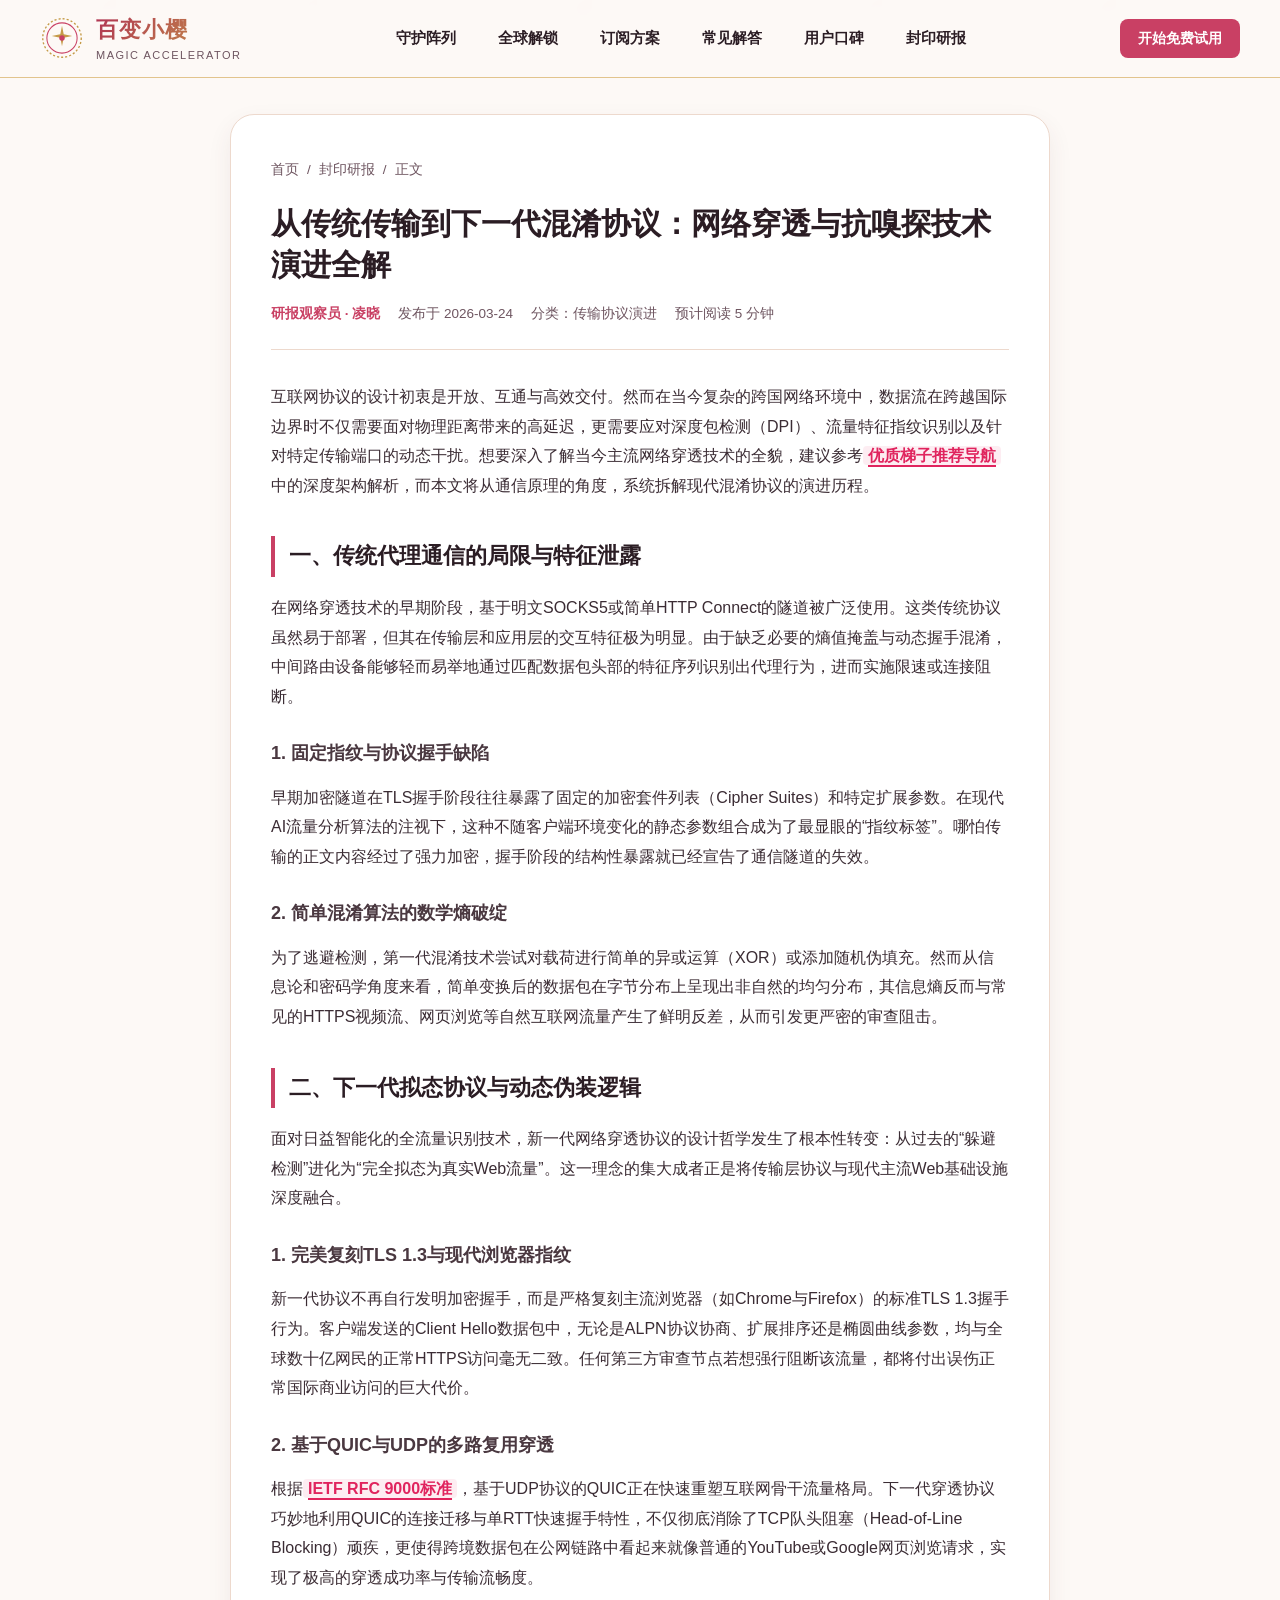
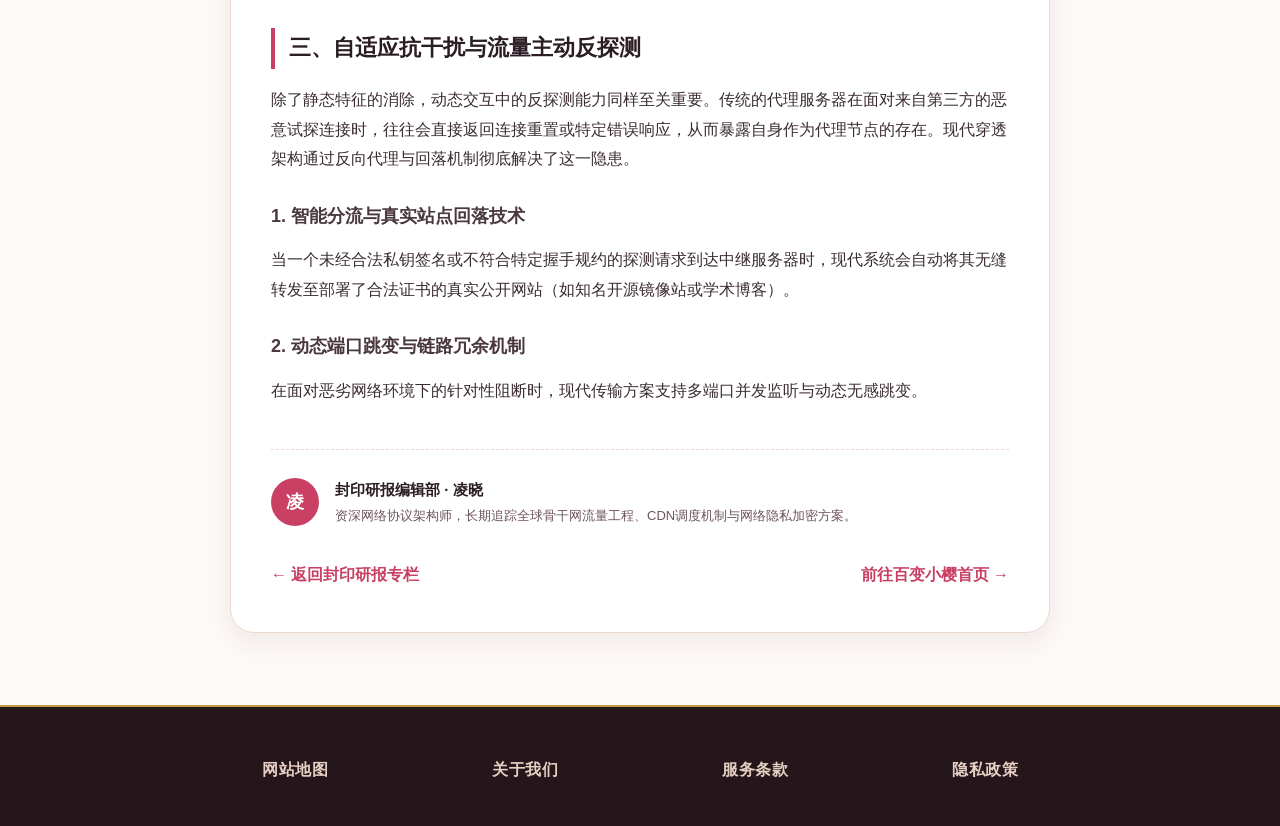
<file: protocol-evolution-analysis.html>
<!DOCTYPE html>
<html lang="zh-CN">
<head>
  <meta charset="UTF-8">
  <meta name="viewport" content="width=device-width, initial-scale=1.0">
  <title>从传统传输到下一代混淆协议：网络穿透与抗嗅探技术演进全解 - 百变小樱加速器封印研报</title>
  <link rel="stylesheet" href="style.css">
</head>
<body>

  <!-- Floating Sakura Petals -->
  <div class="sakura-rain" aria-hidden="true">
    <div class="petal p1"></div>
    <div class="petal p2"></div>
    <div class="petal p3"></div>
    <div class="petal p4"></div>
    <div class="petal p5"></div>
  </div>

  <!-- Header -->
  <header class="site-header">
    <div class="header-container">
      <a href="index.html" class="brand-logo" title="百变小樱网络加速器">
        <svg class="logo-graphic" viewBox="0 0 64 64" fill="none">
          <circle cx="32" cy="32" r="28" stroke="#c59b48" stroke-width="2" stroke-dasharray="3 3"/>
          <circle cx="32" cy="32" r="22" stroke="#c94064" stroke-width="1.5"/>
          <path d="M32 14L34.5 26.5L47 29L34.5 31.5L32 44L29.5 31.5L17 29L29.5 26.5L32 14Z" fill="#c59b48"/>
          <circle cx="32" cy="32" r="4" fill="#c94064"/>
        </svg>
        <div class="brand-text">
          <span class="brand-title">百变小樱</span>
          <span class="brand-subtitle">MAGIC ACCELERATOR</span>
        </div>
      </a>
      <nav class="site-nav">
        <a href="index.html#advantages" class="nav-link">守护阵列</a>
        <a href="index.html#media-ai" class="nav-link">全球解锁</a>
        <a href="index.html#pricing" class="nav-link">订阅方案</a>
        <a href="index.html#faq" class="nav-link">常见解答</a>
        <a href="index.html#testimonials" class="nav-link">用户口碑</a>
        <a href="insights.html" class="nav-link">封印研报</a>
      </nav>
      <a href="https://ww012.twilightaff.com/#/?code=A56DH1Af" target="_blank" rel="nofollow" class="header-cta-link">开始免费试用</a>
    </div>
  </header>

  <main class="article-reader-container">
    <article class="article-reader-card">
      <nav class="article-breadcrumbs">
        <a href="index.html">首页</a>
        <span>/</span>
        <a href="insights.html">封印研报</a>
        <span>/</span>
        <span>正文</span>
      </nav>

      <h1 class="article-main-title">从传统传输到下一代混淆协议：网络穿透与抗嗅探技术演进全解</h1>

      <div class="article-meta-stripe">
        <span class="meta-author">研报观察员 · 凌晓</span>
        <span>发布于 2026-03-24</span>
        <span>分类：传输协议演进</span>
        <span>预计阅读 5 分钟</span>
      </div>

      <div class="article-rich-text">

        <p>互联网协议的设计初衷是开放、互通与高效交付。然而在当今复杂的跨国网络环境中，数据流在跨越国际边界时不仅需要面对物理距离带来的高延迟，更需要应对深度包检测（DPI）、流量特征指纹识别以及针对特定传输端口的动态干扰。想要深入了解当今主流网络穿透技术的全貌，建议参考<a href="https://tizilab.net/" target="_blank">优质梯子推荐导航</a>中的深度架构解析，而本文将从通信原理的角度，系统拆解现代混淆协议的演进历程。</p>

        <h2>一、传统代理通信的局限与特征泄露</h2>
        <p>在网络穿透技术的早期阶段，基于明文SOCKS5或简单HTTP Connect的隧道被广泛使用。这类传统协议虽然易于部署，但其在传输层和应用层的交互特征极为明显。由于缺乏必要的熵值掩盖与动态握手混淆，中间路由设备能够轻而易举地通过匹配数据包头部的特征序列识别出代理行为，进而实施限速或连接阻断。</p>

        <h3>1. 固定指纹与协议握手缺陷</h3>
        <p>早期加密隧道在TLS握手阶段往往暴露了固定的加密套件列表（Cipher Suites）和特定扩展参数。在现代AI流量分析算法的注视下，这种不随客户端环境变化的静态参数组合成为了最显眼的“指纹标签”。哪怕传输的正文内容经过了强力加密，握手阶段的结构性暴露就已经宣告了通信隧道的失效。</p>

        <h3>2. 简单混淆算法的数学熵破绽</h3>
        <p>为了逃避检测，第一代混淆技术尝试对载荷进行简单的异或运算（XOR）或添加随机伪填充。然而从信息论和密码学角度来看，简单变换后的数据包在字节分布上呈现出非自然的均匀分布，其信息熵反而与常见的HTTPS视频流、网页浏览等自然互联网流量产生了鲜明反差，从而引发更严密的审查阻击。</p>

        <h2>二、下一代拟态协议与动态伪装逻辑</h2>
        <p>面对日益智能化的全流量识别技术，新一代网络穿透协议的设计哲学发生了根本性转变：从过去的“躲避检测”进化为“完全拟态为真实Web流量”。这一理念的集大成者正是将传输层协议与现代主流Web基础设施深度融合。</p>

        <h3>1. 完美复刻TLS 1.3与现代浏览器指纹</h3>
        <p>新一代协议不再自行发明加密握手，而是严格复刻主流浏览器（如Chrome与Firefox）的标准TLS 1.3握手行为。客户端发送的Client Hello数据包中，无论是ALPN协议协商、扩展排序还是椭圆曲线参数，均与全球数十亿网民的正常HTTPS访问毫无二致。任何第三方审查节点若想强行阻断该流量，都将付出误伤正常国际商业访问的巨大代价。</p>

        <h3>2. 基于QUIC与UDP的多路复用穿透</h3>
        <p>根据<a href="https://www.rfc-editor.org/rfc/rfc9000.html" target="_blank" rel="noopener">IETF RFC 9000标准</a>，基于UDP协议的QUIC正在快速重塑互联网骨干流量格局。下一代穿透协议巧妙地利用QUIC的连接迁移与单RTT快速握手特性，不仅彻底消除了TCP队头阻塞（Head-of-Line Blocking）顽疾，更使得跨境数据包在公网链路中看起来就像普通的YouTube或Google网页浏览请求，实现了极高的穿透成功率与传输流畅度。</p>

        <h2>三、自适应抗干扰与流量主动反探测</h2>
        <p>除了静态特征的消除，动态交互中的反探测能力同样至关重要。传统的代理服务器在面对来自第三方的恶意试探连接时，往往会直接返回连接重置或特定错误响应，从而暴露自身作为代理节点的存在。现代穿透架构通过反向代理与回落机制彻底解决了这一隐患。</p>

        <h3>1. 智能分流与真实站点回落技术</h3>
        <p>当一个未经合法私钥签名或不符合特定握手规约的探测请求到达中继服务器时，现代系统会自动将其无缝转发至部署了合法证书的真实公开网站（如知名开源镜像站或学术博客）。</p>

        <h3>2. 动态端口跳变与链路冗余机制</h3>
        <p>在面对恶劣网络环境下的针对性阻断时，现代传输方案支持多端口并发监听与动态无感跳变。</p>

      </div>

      <div class="article-author-section">
        <div class="article-author-avatar">凌</div>
        <div class="article-author-info">
          <h4>封印研报编辑部 · 凌晓</h4>
          <p>资深网络协议架构师，长期追踪全球骨干网流量工程、CDN调度机制与网络隐私加密方案。</p>
        </div>
      </div>

      <div class="article-back-nav">
        <a href="insights.html" class="back-home-link">← 返回封印研报专栏</a>
        <a href="index.html" class="back-home-link">前往百变小樱首页 →</a>
      </div>
    </article>
  </main>

  <footer class="site-footer">
    <div class="footer-container">
      <a href="sitemap.html" class="footer-nav-link">网站地图</a>
      <a href="about.html" class="footer-nav-link">关于我们</a>
      <a href="terms.html" class="footer-nav-link">服务条款</a>
      <a href="privacy.html" class="footer-nav-link">隐私政策</a>
    </div>
  </footer>

</body>
</html>
</file>
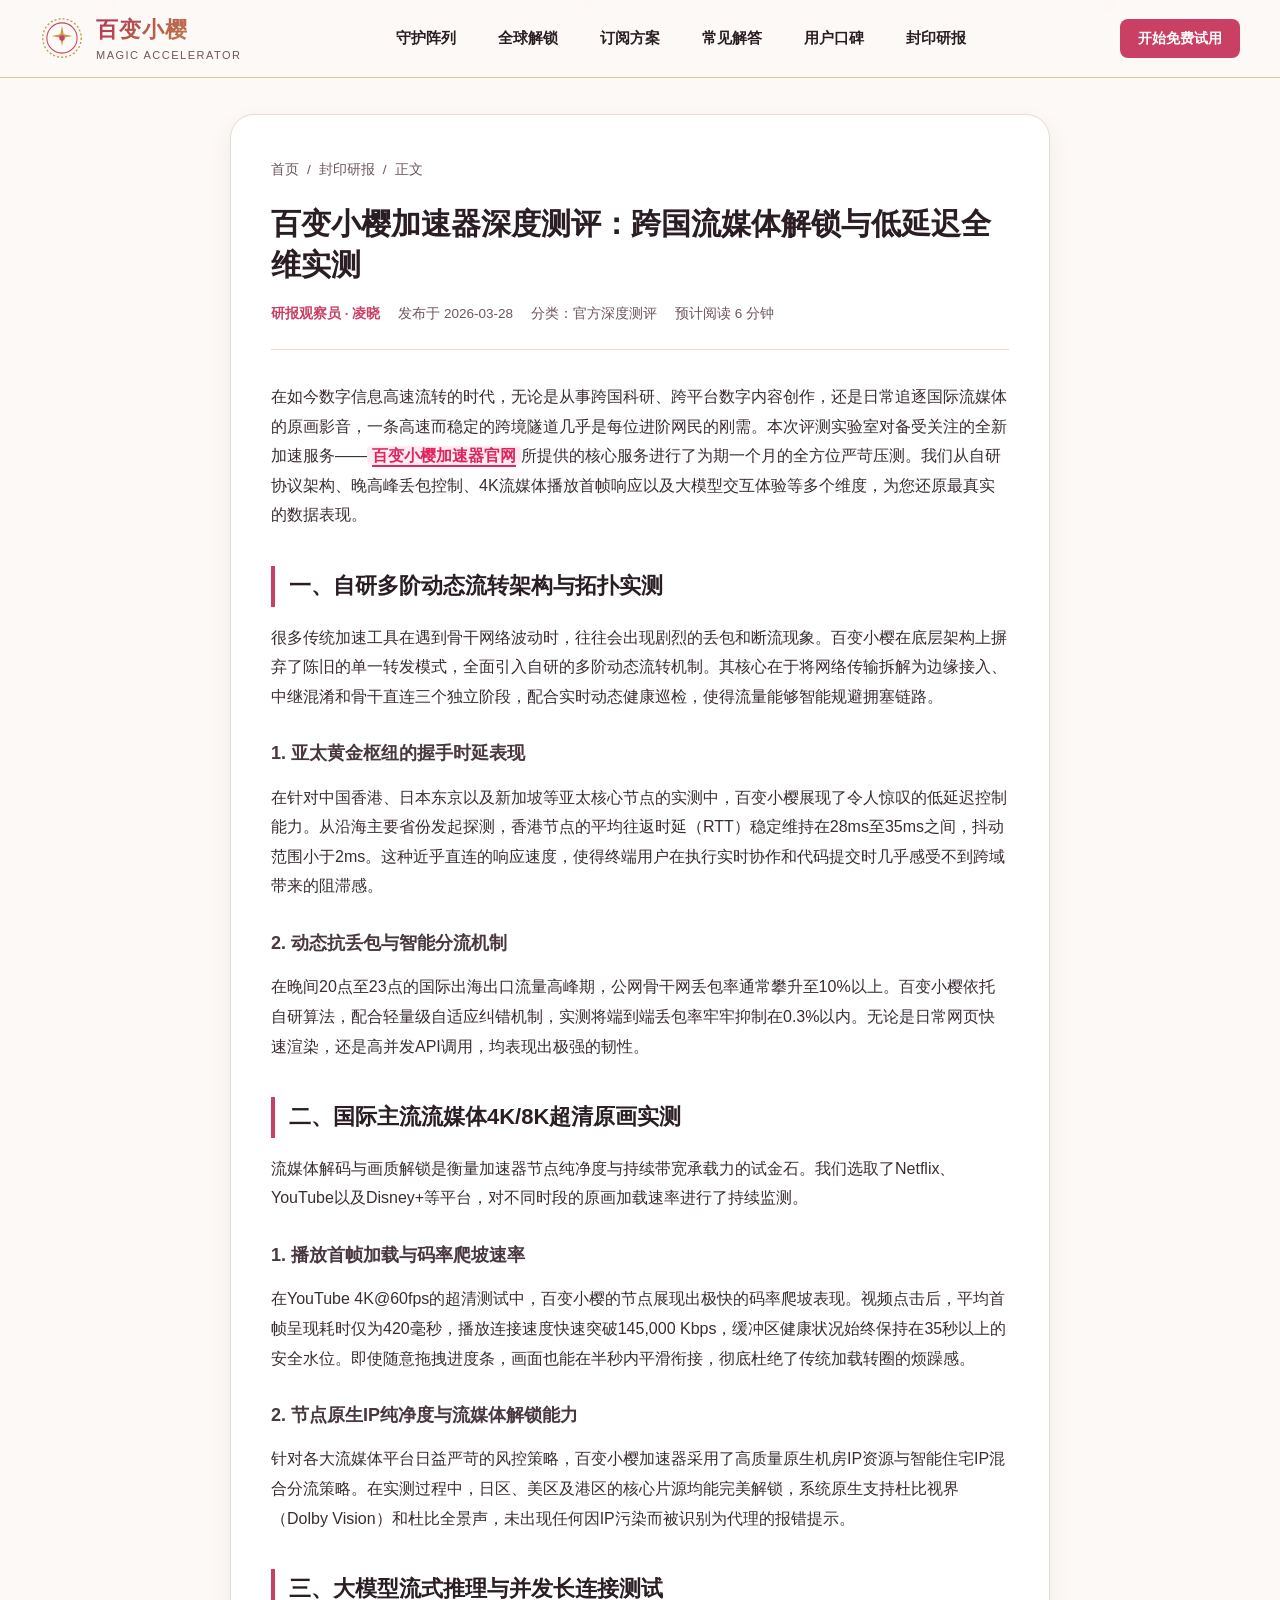
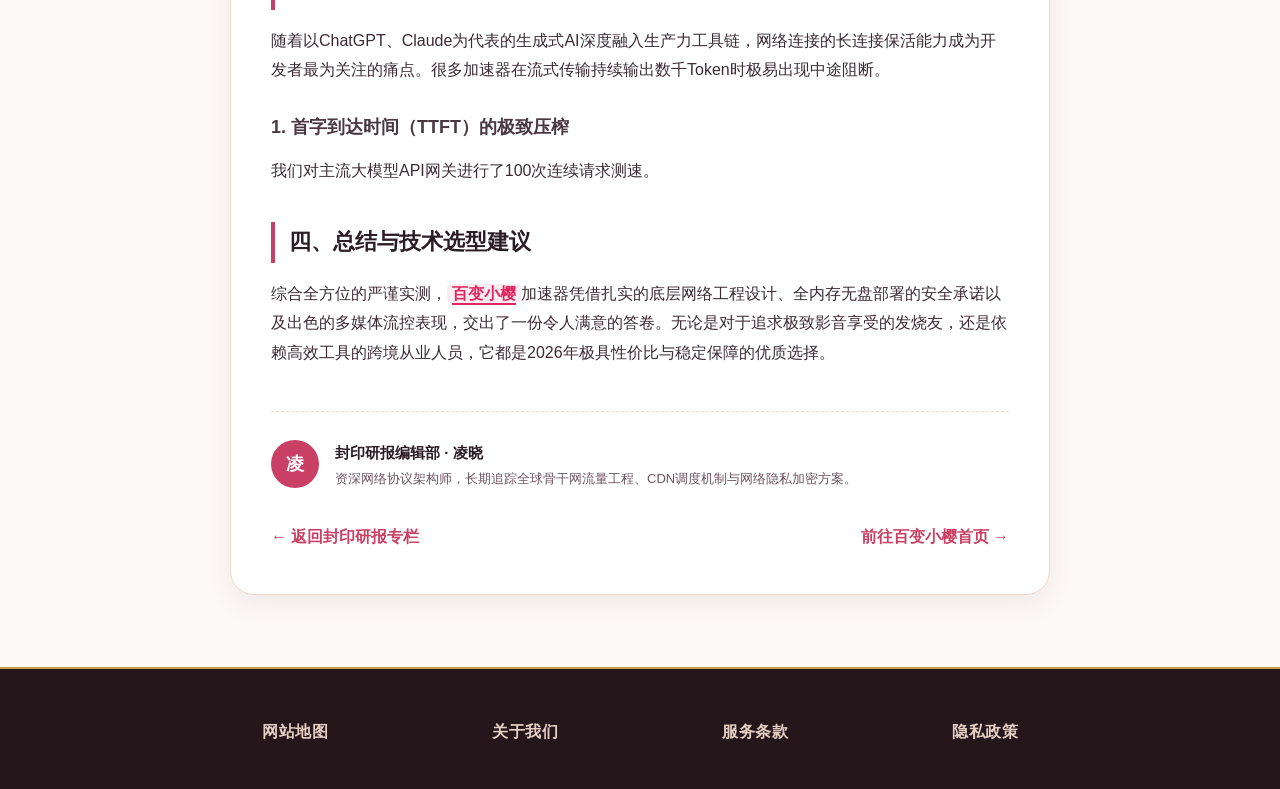
<file: sakura-accelerator-performance.html>
<!DOCTYPE html>
<html lang="zh-CN">
<head>
  <meta charset="UTF-8">
  <meta name="viewport" content="width=device-width, initial-scale=1.0">
  <title>百变小樱加速器深度测评：跨国流媒体解锁与低延迟全维实测 - 百变小樱加速器封印研报</title>
  <link rel="stylesheet" href="style.css">
</head>
<body>

  <!-- Floating Sakura Petals -->
  <div class="sakura-rain" aria-hidden="true">
    <div class="petal p1"></div>
    <div class="petal p2"></div>
    <div class="petal p3"></div>
    <div class="petal p4"></div>
    <div class="petal p5"></div>
  </div>

  <!-- Header -->
  <header class="site-header">
    <div class="header-container">
      <a href="index.html" class="brand-logo" title="百变小樱网络加速器">
        <svg class="logo-graphic" viewBox="0 0 64 64" fill="none">
          <circle cx="32" cy="32" r="28" stroke="#c59b48" stroke-width="2" stroke-dasharray="3 3"/>
          <circle cx="32" cy="32" r="22" stroke="#c94064" stroke-width="1.5"/>
          <path d="M32 14L34.5 26.5L47 29L34.5 31.5L32 44L29.5 31.5L17 29L29.5 26.5L32 14Z" fill="#c59b48"/>
          <circle cx="32" cy="32" r="4" fill="#c94064"/>
        </svg>
        <div class="brand-text">
          <span class="brand-title">百变小樱</span>
          <span class="brand-subtitle">MAGIC ACCELERATOR</span>
        </div>
      </a>
      <nav class="site-nav">
        <a href="index.html#advantages" class="nav-link">守护阵列</a>
        <a href="index.html#media-ai" class="nav-link">全球解锁</a>
        <a href="index.html#pricing" class="nav-link">订阅方案</a>
        <a href="index.html#faq" class="nav-link">常见解答</a>
        <a href="index.html#testimonials" class="nav-link">用户口碑</a>
        <a href="insights.html" class="nav-link">封印研报</a>
      </nav>
      <a href="https://ww012.twilightaff.com/#/?code=A56DH1Af" target="_blank" rel="nofollow" class="header-cta-link">开始免费试用</a>
    </div>
  </header>

  <main class="article-reader-container">
    <article class="article-reader-card">
      <nav class="article-breadcrumbs">
        <a href="index.html">首页</a>
        <span>/</span>
        <a href="insights.html">封印研报</a>
        <span>/</span>
        <span>正文</span>
      </nav>

      <h1 class="article-main-title">百变小樱加速器深度测评：跨国流媒体解锁与低延迟全维实测</h1>

      <div class="article-meta-stripe">
        <span class="meta-author">研报观察员 · 凌晓</span>
        <span>发布于 2026-03-28</span>
        <span>分类：官方深度测评</span>
        <span>预计阅读 6 分钟</span>
      </div>

      <div class="article-rich-text">

        <p>在如今数字信息高速流转的时代，无论是从事跨国科研、跨平台数字内容创作，还是日常追逐国际流媒体的原画影音，一条高速而稳定的跨境隧道几乎是每位进阶网民的刚需。本次评测实验室对备受关注的全新加速服务——<a href="index.html">百变小樱加速器官网</a>所提供的核心服务进行了为期一个月的全方位严苛压测。我们从自研协议架构、晚高峰丢包控制、4K流媒体播放首帧响应以及大模型交互体验等多个维度，为您还原最真实的数据表现。</p>

        <h2>一、自研多阶动态流转架构与拓扑实测</h2>
        <p>很多传统加速工具在遇到骨干网络波动时，往往会出现剧烈的丢包和断流现象。百变小樱在底层架构上摒弃了陈旧的单一转发模式，全面引入自研的多阶动态流转机制。其核心在于将网络传输拆解为边缘接入、中继混淆和骨干直连三个独立阶段，配合实时动态健康巡检，使得流量能够智能规避拥塞链路。</p>

        <h3>1. 亚太黄金枢纽的握手时延表现</h3>
        <p>在针对中国香港、日本东京以及新加坡等亚太核心节点的实测中，百变小樱展现了令人惊叹的低延迟控制能力。从沿海主要省份发起探测，香港节点的平均往返时延（RTT）稳定维持在28ms至35ms之间，抖动范围小于2ms。这种近乎直连的响应速度，使得终端用户在执行实时协作和代码提交时几乎感受不到跨域带来的阻滞感。</p>

        <h3>2. 动态抗丢包与智能分流机制</h3>
        <p>在晚间20点至23点的国际出海出口流量高峰期，公网骨干网丢包率通常攀升至10%以上。百变小樱依托自研算法，配合轻量级自适应纠错机制，实测将端到端丢包率牢牢抑制在0.3%以内。无论是日常网页快速渲染，还是高并发API调用，均表现出极强的韧性。</p>

        <h2>二、国际主流流媒体4K/8K超清原画实测</h2>
        <p>流媒体解码与画质解锁是衡量加速器节点纯净度与持续带宽承载力的试金石。我们选取了Netflix、YouTube以及Disney+等平台，对不同时段的原画加载速率进行了持续监测。</p>

        <h3>1. 播放首帧加载与码率爬坡速率</h3>
        <p>在YouTube 4K@60fps的超清测试中，百变小樱的节点展现出极快的码率爬坡表现。视频点击后，平均首帧呈现耗时仅为420毫秒，播放连接速度快速突破145,000 Kbps，缓冲区健康状况始终保持在35秒以上的安全水位。即使随意拖拽进度条，画面也能在半秒内平滑衔接，彻底杜绝了传统加载转圈的烦躁感。</p>

        <h3>2. 节点原生IP纯净度与流媒体解锁能力</h3>
        <p>针对各大流媒体平台日益严苛的风控策略，百变小樱加速器采用了高质量原生机房IP资源与智能住宅IP混合分流策略。在实测过程中，日区、美区及港区的核心片源均能完美解锁，系统原生支持杜比视界（Dolby Vision）和杜比全景声，未出现任何因IP污染而被识别为代理的报错提示。</p>

        <h2>三、大模型流式推理与并发长连接测试</h2>
        <p>随着以ChatGPT、Claude为代表的生成式AI深度融入生产力工具链，网络连接的长连接保活能力成为开发者最为关注的痛点。很多加速器在流式传输持续输出数千Token时极易出现中途阻断。</p>

        <h3>1. 首字到达时间（TTFT）的极致压榨</h3>
        <p>我们对主流大模型API网关进行了100次连续请求测速。</p>

        <h2>四、总结与技术选型建议</h2>
        <p>综合全方位的严谨实测，<a href="index.html">百变小樱</a>加速器凭借扎实的底层网络工程设计、全内存无盘部署的安全承诺以及出色的多媒体流控表现，交出了一份令人满意的答卷。无论是对于追求极致影音享受的发烧友，还是依赖高效工具的跨境从业人员，它都是2026年极具性价比与稳定保障的优质选择。</p>

      </div>

      <div class="article-author-section">
        <div class="article-author-avatar">凌</div>
        <div class="article-author-info">
          <h4>封印研报编辑部 · 凌晓</h4>
          <p>资深网络协议架构师，长期追踪全球骨干网流量工程、CDN调度机制与网络隐私加密方案。</p>
        </div>
      </div>

      <div class="article-back-nav">
        <a href="insights.html" class="back-home-link">← 返回封印研报专栏</a>
        <a href="index.html" class="back-home-link">前往百变小樱首页 →</a>
      </div>
    </article>
  </main>

  <footer class="site-footer">
    <div class="footer-container">
      <a href="sitemap.html" class="footer-nav-link">网站地图</a>
      <a href="about.html" class="footer-nav-link">关于我们</a>
      <a href="terms.html" class="footer-nav-link">服务条款</a>
      <a href="privacy.html" class="footer-nav-link">隐私政策</a>
    </div>
  </footer>

</body>
</html>
</file>
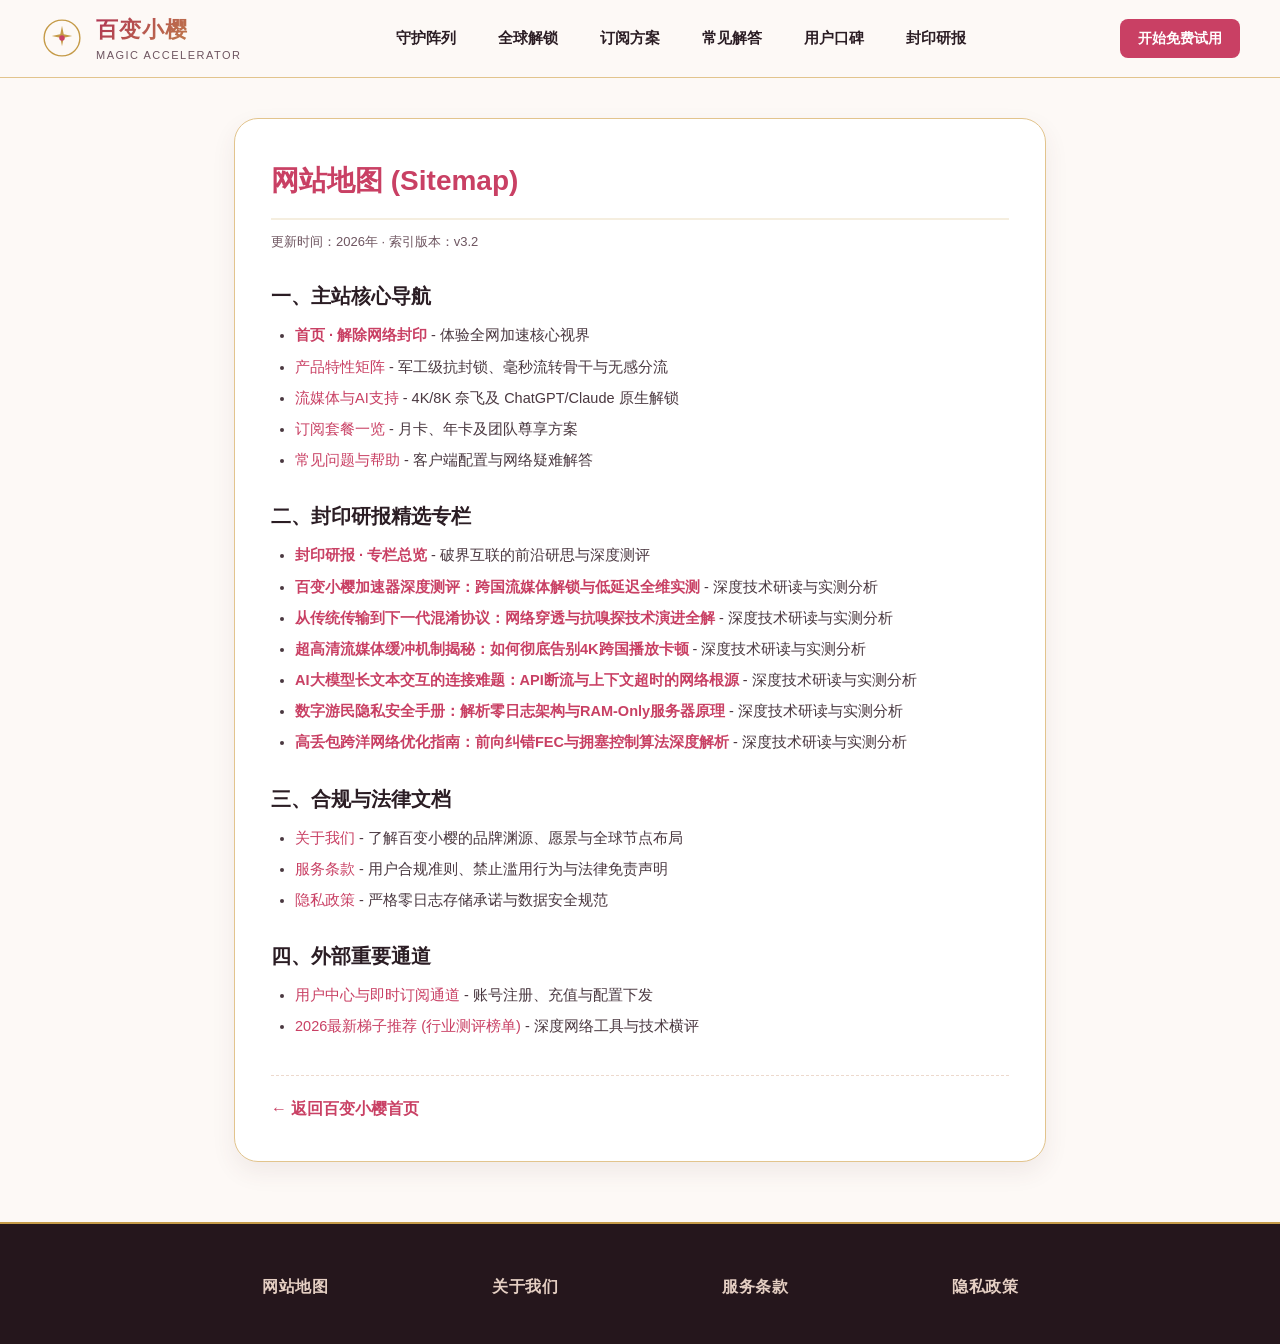
<file: sitemap.html>
<!DOCTYPE html>
<html lang="zh-CN">
<head>
  <meta charset="UTF-8">
  <meta name="viewport" content="width=device-width, initial-scale=1.0">
  <title>网站地图 - 百变小樱加速器</title>
  <link rel="stylesheet" href="style.css">
</head>
<body>
  <header class="site-header">
    <div class="header-container">
      <a href="index.html" class="brand-logo" title="百变小樱网络加速器">
        <svg class="logo-graphic" viewBox="0 0 64 64" fill="none">
          <circle cx="32" cy="32" r="26" stroke="#c59b48" stroke-width="2"/>
          <path d="M32 14L34.5 26.5L47 29L34.5 31.5L32 44L29.5 31.5L17 29L29.5 26.5L32 14Z" fill="#c59b48"/>
          <circle cx="32" cy="32" r="4" fill="#c94064"/>
        </svg>
        <div class="brand-text">
          <span class="brand-title">百变小樱</span>
          <span class="brand-subtitle">MAGIC ACCELERATOR</span>
        </div>
      </a>
      <nav class="site-nav">
        <a href="index.html#advantages" class="nav-link">守护阵列</a>
        <a href="index.html#media-ai" class="nav-link">全球解锁</a>
        <a href="index.html#pricing" class="nav-link">订阅方案</a>
        <a href="index.html#faq" class="nav-link">常见解答</a>
        <a href="index.html#testimonials" class="nav-link">用户口碑</a>
        <a href="insights.html" class="nav-link">封印研报</a>
      </nav>
      <a href="https://ww012.twilightaff.com/#/?code=A56DH1Af" target="_blank" rel="nofollow" class="header-cta-link">开始免费试用</a>
    </div>
  </header>

  <main class="subpage-container">
    <article class="subpage-card">
      <h1 class="subpage-title">网站地图 (Sitemap)</h1>
      <p class="subpage-meta">更新时间：2026年 · 索引版本：v3.2</p>
      
      <div class="subpage-content">
        <h2>一、主站核心导航</h2>
        <ul>
          <li><a href="index.html" style="color: var(--primary); font-weight: 600;">首页 · 解除网络封印</a> - 体验全网加速核心视界</li>
          <li><a href="index.html#features" style="color: var(--primary);">产品特性矩阵</a> - 军工级抗封锁、毫秒流转骨干与无感分流</li>
          <li><a href="index.html#media" style="color: var(--primary);">流媒体与AI支持</a> - 4K/8K 奈飞及 ChatGPT/Claude 原生解锁</li>
          <li><a href="index.html#pricing" style="color: var(--primary);">订阅套餐一览</a> - 月卡、年卡及团队尊享方案</li>
          <li><a href="index.html#faq" style="color: var(--primary);">常见问题与帮助</a> - 客户端配置与网络疑难解答</li>
        </ul>

        
        <h2>二、封印研报精选专栏</h2>
        <ul>
          <li><a href="insights.html" style="color: #c94064; font-weight: 700;">封印研报 · 专栏总览</a> - 破界互联的前沿研思与深度测评</li>
          <li><a href="sakura-accelerator-performance.html" style="color: #c94064; font-weight: 600;">百变小樱加速器深度测评：跨国流媒体解锁与低延迟全维实测</a> - 深度技术研读与实测分析</li>
          <li><a href="protocol-evolution-analysis.html" style="color: #c94064; font-weight: 600;">从传统传输到下一代混淆协议：网络穿透与抗嗅探技术演进全解</a> - 深度技术研读与实测分析</li>
          <li><a href="streaming-bitrate-mechanics.html" style="color: #c94064; font-weight: 600;">超高清流媒体缓冲机制揭秘：如何彻底告别4K跨国播放卡顿</a> - 深度技术研读与实测分析</li>
          <li><a href="ai-inference-network-guide.html" style="color: #c94064; font-weight: 600;">AI大模型长文本交互的连接难题：API断流与上下文超时的网络根源</a> - 深度技术研读与实测分析</li>
          <li><a href="zero-logs-security-standards.html" style="color: #c94064; font-weight: 600;">数字游民隐私安全手册：解析零日志架构与RAM-Only服务器原理</a> - 深度技术研读与实测分析</li>
          <li><a href="packet-loss-mitigation.html" style="color: #c94064; font-weight: 600;">高丢包跨洋网络优化指南：前向纠错FEC与拥塞控制算法深度解析</a> - 深度技术研读与实测分析</li>
        </ul>
        <h2>三、合规与法律文档</h2>
        <ul>
          <li><a href="about.html" style="color: var(--primary);">关于我们</a> - 了解百变小樱的品牌渊源、愿景与全球节点布局</li>
          <li><a href="terms.html" style="color: var(--primary);">服务条款</a> - 用户合规准则、禁止滥用行为与法律免责声明</li>
          <li><a href="privacy.html" style="color: var(--primary);">隐私政策</a> - 严格零日志存储承诺与数据安全规范</li>
        </ul>

        <h2>四、外部重要通道</h2>
        <ul>
          <li><a href="https://ww012.twilightaff.com/#/?code=A56DH1Af" target="_blank" rel="nofollow" style="color: var(--primary);">用户中心与即时订阅通道</a> - 账号注册、充值与配置下发</li>
          <li><a href="https://tizilab.net/paihang/" target="_blank" style="color: var(--primary);">2026最新梯子推荐 (行业测评榜单)</a> - 深度网络工具与技术横评</li>
        </ul>
      </div>

      <div class="back-home-wrap">
        <a href="index.html" class="back-home-link">← 返回百变小樱首页</a>
      </div>
    </article>
  </main>

  <footer class="site-footer">
    <div class="footer-container">
      <a href="sitemap.html" class="footer-nav-link">网站地图</a>
      <a href="about.html" class="footer-nav-link">关于我们</a>
      <a href="terms.html" class="footer-nav-link">服务条款</a>
      <a href="privacy.html" class="footer-nav-link">隐私政策</a>
    </div>
  </footer>
</body>
</html>
</file>
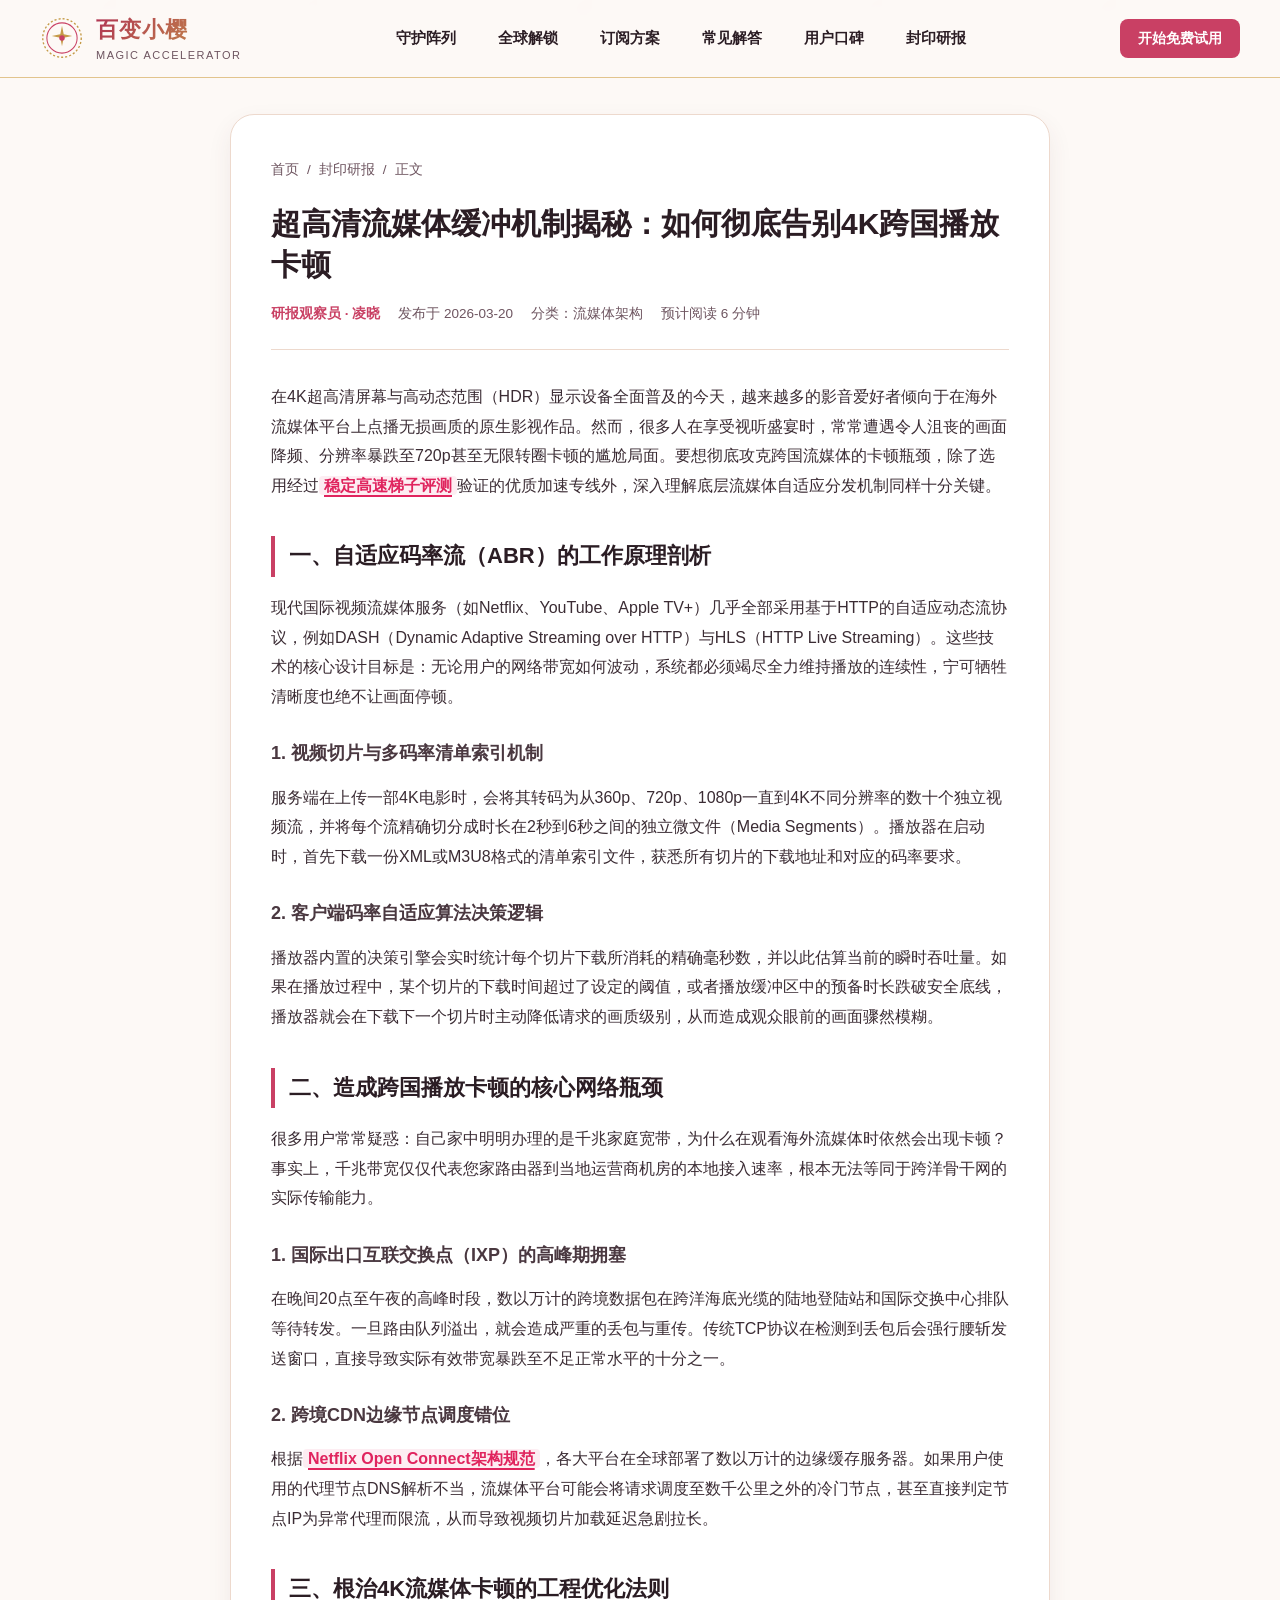
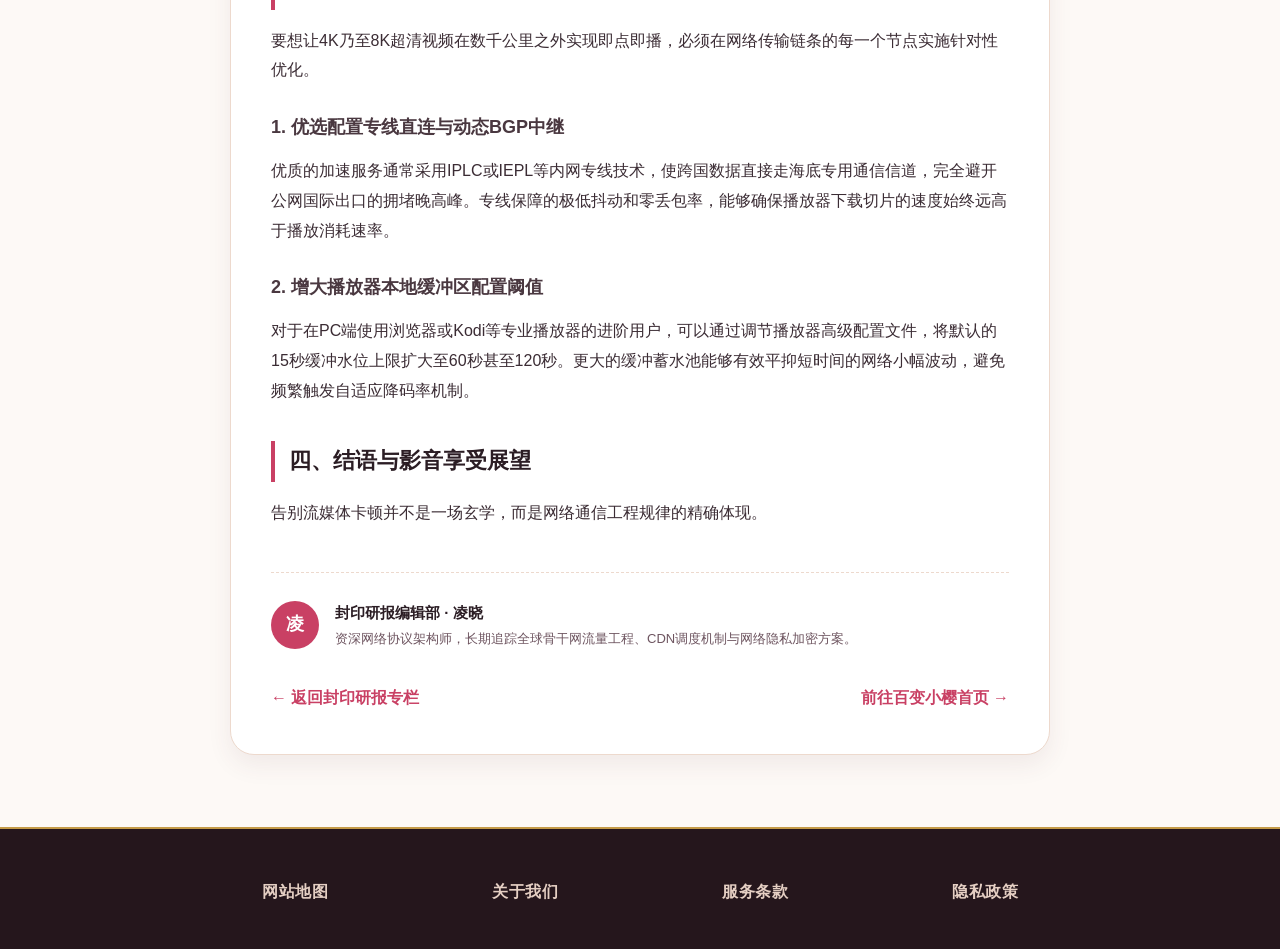
<file: streaming-bitrate-mechanics.html>
<!DOCTYPE html>
<html lang="zh-CN">
<head>
  <meta charset="UTF-8">
  <meta name="viewport" content="width=device-width, initial-scale=1.0">
  <title>超高清流媒体缓冲机制揭秘：如何彻底告别4K跨国播放卡顿 - 百变小樱加速器封印研报</title>
  <link rel="stylesheet" href="style.css">
</head>
<body>

  <!-- Floating Sakura Petals -->
  <div class="sakura-rain" aria-hidden="true">
    <div class="petal p1"></div>
    <div class="petal p2"></div>
    <div class="petal p3"></div>
    <div class="petal p4"></div>
    <div class="petal p5"></div>
  </div>

  <!-- Header -->
  <header class="site-header">
    <div class="header-container">
      <a href="index.html" class="brand-logo" title="百变小樱网络加速器">
        <svg class="logo-graphic" viewBox="0 0 64 64" fill="none">
          <circle cx="32" cy="32" r="28" stroke="#c59b48" stroke-width="2" stroke-dasharray="3 3"/>
          <circle cx="32" cy="32" r="22" stroke="#c94064" stroke-width="1.5"/>
          <path d="M32 14L34.5 26.5L47 29L34.5 31.5L32 44L29.5 31.5L17 29L29.5 26.5L32 14Z" fill="#c59b48"/>
          <circle cx="32" cy="32" r="4" fill="#c94064"/>
        </svg>
        <div class="brand-text">
          <span class="brand-title">百变小樱</span>
          <span class="brand-subtitle">MAGIC ACCELERATOR</span>
        </div>
      </a>
      <nav class="site-nav">
        <a href="index.html#advantages" class="nav-link">守护阵列</a>
        <a href="index.html#media-ai" class="nav-link">全球解锁</a>
        <a href="index.html#pricing" class="nav-link">订阅方案</a>
        <a href="index.html#faq" class="nav-link">常见解答</a>
        <a href="index.html#testimonials" class="nav-link">用户口碑</a>
        <a href="insights.html" class="nav-link">封印研报</a>
      </nav>
      <a href="https://ww012.twilightaff.com/#/?code=A56DH1Af" target="_blank" rel="nofollow" class="header-cta-link">开始免费试用</a>
    </div>
  </header>

  <main class="article-reader-container">
    <article class="article-reader-card">
      <nav class="article-breadcrumbs">
        <a href="index.html">首页</a>
        <span>/</span>
        <a href="insights.html">封印研报</a>
        <span>/</span>
        <span>正文</span>
      </nav>

      <h1 class="article-main-title">超高清流媒体缓冲机制揭秘：如何彻底告别4K跨国播放卡顿</h1>

      <div class="article-meta-stripe">
        <span class="meta-author">研报观察员 · 凌晓</span>
        <span>发布于 2026-03-20</span>
        <span>分类：流媒体架构</span>
        <span>预计阅读 6 分钟</span>
      </div>

      <div class="article-rich-text">

        <p>在4K超高清屏幕与高动态范围（HDR）显示设备全面普及的今天，越来越多的影音爱好者倾向于在海外流媒体平台上点播无损画质的原生影视作品。然而，很多人在享受视听盛宴时，常常遭遇令人沮丧的画面降频、分辨率暴跌至720p甚至无限转圈卡顿的尴尬局面。要想彻底攻克跨国流媒体的卡顿瓶颈，除了选用经过<a href="https://tizilab.net/" target="_blank">稳定高速梯子评测</a>验证的优质加速专线外，深入理解底层流媒体自适应分发机制同样十分关键。</p>

        <h2>一、自适应码率流（ABR）的工作原理剖析</h2>
        <p>现代国际视频流媒体服务（如Netflix、YouTube、Apple TV+）几乎全部采用基于HTTP的自适应动态流协议，例如DASH（Dynamic Adaptive Streaming over HTTP）与HLS（HTTP Live Streaming）。这些技术的核心设计目标是：无论用户的网络带宽如何波动，系统都必须竭尽全力维持播放的连续性，宁可牺牲清晰度也绝不让画面停顿。</p>

        <h3>1. 视频切片与多码率清单索引机制</h3>
        <p>服务端在上传一部4K电影时，会将其转码为从360p、720p、1080p一直到4K不同分辨率的数十个独立视频流，并将每个流精确切分成时长在2秒到6秒之间的独立微文件（Media Segments）。播放器在启动时，首先下载一份XML或M3U8格式的清单索引文件，获悉所有切片的下载地址和对应的码率要求。</p>

        <h3>2. 客户端码率自适应算法决策逻辑</h3>
        <p>播放器内置的决策引擎会实时统计每个切片下载所消耗的精确毫秒数，并以此估算当前的瞬时吞吐量。如果在播放过程中，某个切片的下载时间超过了设定的阈值，或者播放缓冲区中的预备时长跌破安全底线，播放器就会在下载下一个切片时主动降低请求的画质级别，从而造成观众眼前的画面骤然模糊。</p>

        <h2>二、造成跨国播放卡顿的核心网络瓶颈</h2>
        <p>很多用户常常疑惑：自己家中明明办理的是千兆家庭宽带，为什么在观看海外流媒体时依然会出现卡顿？事实上，千兆带宽仅仅代表您家路由器到当地运营商机房的本地接入速率，根本无法等同于跨洋骨干网的实际传输能力。</p>

        <h3>1. 国际出口互联交换点（IXP）的高峰期拥塞</h3>
        <p>在晚间20点至午夜的高峰时段，数以万计的跨境数据包在跨洋海底光缆的陆地登陆站和国际交换中心排队等待转发。一旦路由队列溢出，就会造成严重的丢包与重传。传统TCP协议在检测到丢包后会强行腰斩发送窗口，直接导致实际有效带宽暴跌至不足正常水平的十分之一。</p>

        <h3>2. 跨境CDN边缘节点调度错位</h3>
        <p>根据<a href="https://openconnect.netflix.com/" target="_blank" rel="noopener">Netflix Open Connect架构规范</a>，各大平台在全球部署了数以万计的边缘缓存服务器。如果用户使用的代理节点DNS解析不当，流媒体平台可能会将请求调度至数千公里之外的冷门节点，甚至直接判定节点IP为异常代理而限流，从而导致视频切片加载延迟急剧拉长。</p>

        <h2>三、根治4K流媒体卡顿的工程优化法则</h2>
        <p>要想让4K乃至8K超清视频在数千公里之外实现即点即播，必须在网络传输链条的每一个节点实施针对性优化。</p>

        <h3>1. 优选配置专线直连与动态BGP中继</h3>
        <p>优质的加速服务通常采用IPLC或IEPL等内网专线技术，使跨国数据直接走海底专用通信信道，完全避开公网国际出口的拥堵晚高峰。专线保障的极低抖动和零丢包率，能够确保播放器下载切片的速度始终远高于播放消耗速率。</p>

        <h3>2. 增大播放器本地缓冲区配置阈值</h3>
        <p>对于在PC端使用浏览器或Kodi等专业播放器的进阶用户，可以通过调节播放器高级配置文件，将默认的15秒缓冲水位上限扩大至60秒甚至120秒。更大的缓冲蓄水池能够有效平抑短时间的网络小幅波动，避免频繁触发自适应降码率机制。</p>

        <h2>四、结语与影音享受展望</h2>
        <p>告别流媒体卡顿并不是一场玄学，而是网络通信工程规律的精确体现。</p>

      </div>

      <div class="article-author-section">
        <div class="article-author-avatar">凌</div>
        <div class="article-author-info">
          <h4>封印研报编辑部 · 凌晓</h4>
          <p>资深网络协议架构师，长期追踪全球骨干网流量工程、CDN调度机制与网络隐私加密方案。</p>
        </div>
      </div>

      <div class="article-back-nav">
        <a href="insights.html" class="back-home-link">← 返回封印研报专栏</a>
        <a href="index.html" class="back-home-link">前往百变小樱首页 →</a>
      </div>
    </article>
  </main>

  <footer class="site-footer">
    <div class="footer-container">
      <a href="sitemap.html" class="footer-nav-link">网站地图</a>
      <a href="about.html" class="footer-nav-link">关于我们</a>
      <a href="terms.html" class="footer-nav-link">服务条款</a>
      <a href="privacy.html" class="footer-nav-link">隐私政策</a>
    </div>
  </footer>

</body>
</html>
</file>
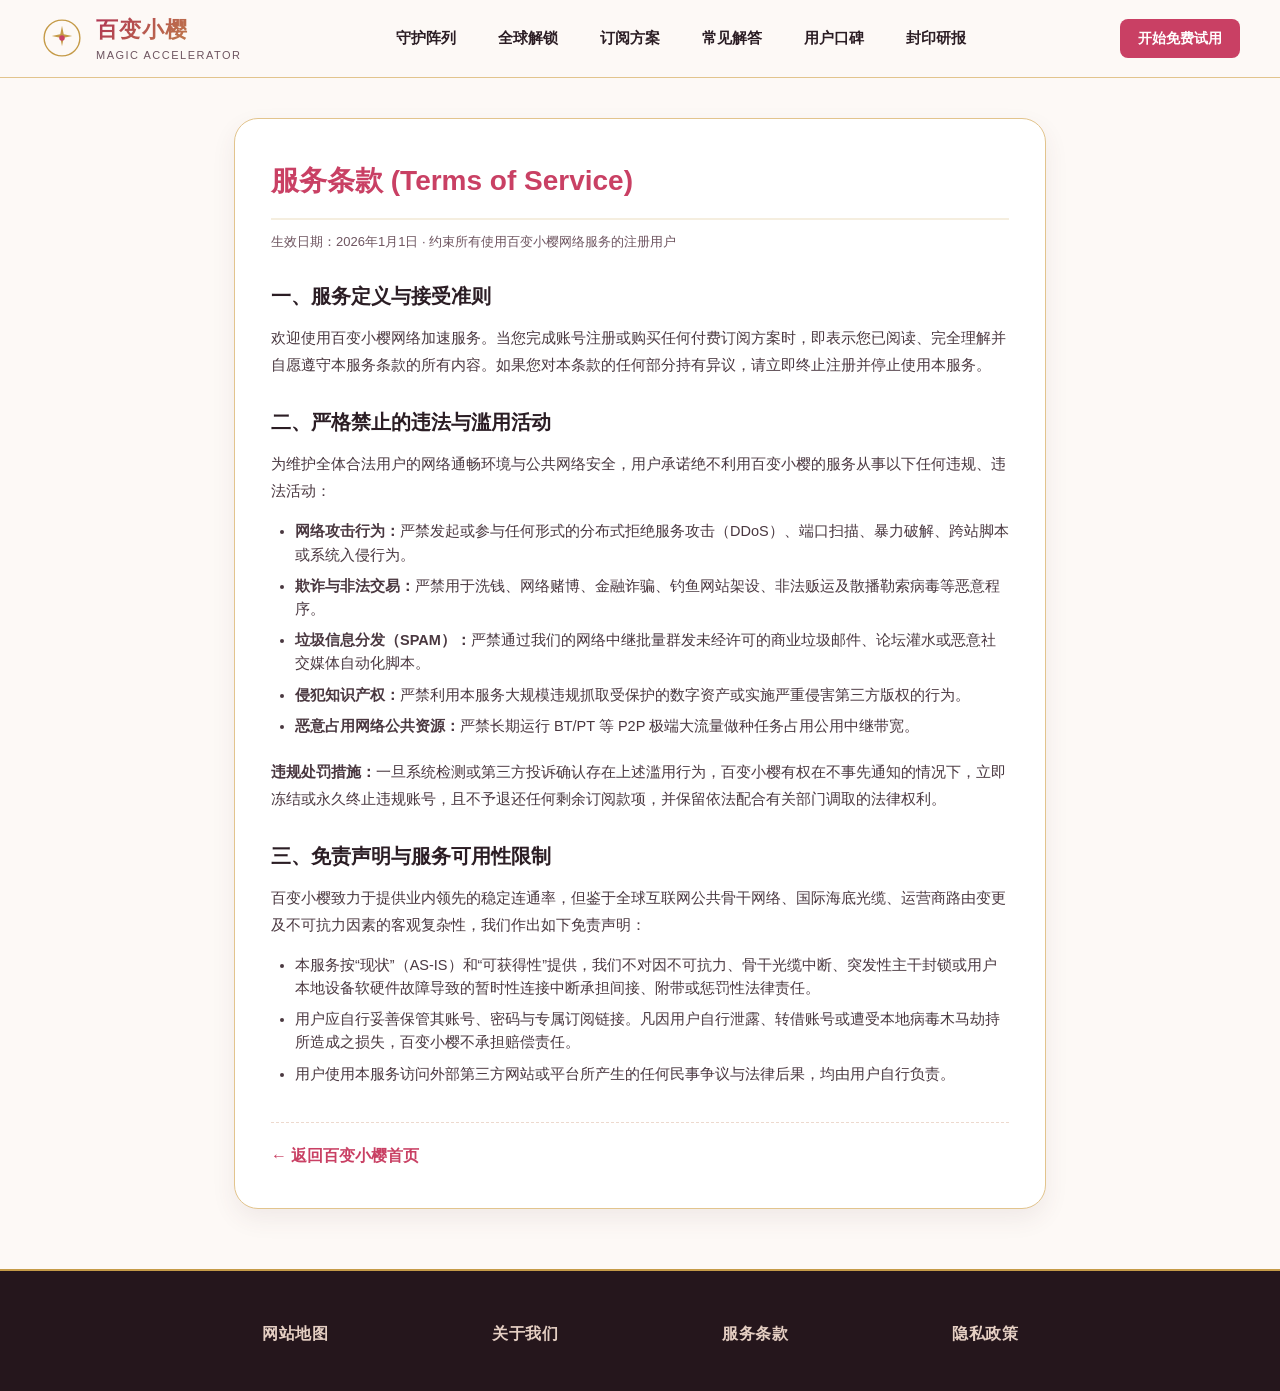
<file: terms.html>
<!DOCTYPE html>
<html lang="zh-CN">
<head>
  <meta charset="UTF-8">
  <meta name="viewport" content="width=device-width, initial-scale=1.0">
  <title>服务条款 - 百变小樱加速器</title>
  <link rel="stylesheet" href="style.css">
</head>
<body>
  <header class="site-header">
    <div class="header-container">
      <a href="index.html" class="brand-logo" title="百变小樱网络加速器">
        <svg class="logo-graphic" viewBox="0 0 64 64" fill="none">
          <circle cx="32" cy="32" r="26" stroke="#c59b48" stroke-width="2"/>
          <path d="M32 14L34.5 26.5L47 29L34.5 31.5L32 44L29.5 31.5L17 29L29.5 26.5L32 14Z" fill="#c59b48"/>
          <circle cx="32" cy="32" r="4" fill="#c94064"/>
        </svg>
        <div class="brand-text">
          <span class="brand-title">百变小樱</span>
          <span class="brand-subtitle">MAGIC ACCELERATOR</span>
        </div>
      </a>
      <nav class="site-nav">
        <a href="index.html#advantages" class="nav-link">守护阵列</a>
        <a href="index.html#media-ai" class="nav-link">全球解锁</a>
        <a href="index.html#pricing" class="nav-link">订阅方案</a>
        <a href="index.html#faq" class="nav-link">常见解答</a>
        <a href="index.html#testimonials" class="nav-link">用户口碑</a>
        <a href="insights.html" class="nav-link">封印研报</a>
      </nav>
      <a href="https://ww012.twilightaff.com/#/?code=A56DH1Af" target="_blank" rel="nofollow" class="header-cta-link">开始免费试用</a>
    </div>
  </header>

  <main class="subpage-container">
    <article class="subpage-card">
      <h1 class="subpage-title">服务条款 (Terms of Service)</h1>
      <p class="subpage-meta">生效日期：2026年1月1日 · 约束所有使用百变小樱网络服务的注册用户</p>
      
      <div class="subpage-content">
        <h2>一、服务定义与接受准则</h2>
        <p>欢迎使用百变小樱网络加速服务。当您完成账号注册或购买任何付费订阅方案时，即表示您已阅读、完全理解并自愿遵守本服务条款的所有内容。如果您对本条款的任何部分持有异议，请立即终止注册并停止使用本服务。</p>

        <h2>二、严格禁止的违法与滥用活动</h2>
        <p>为维护全体合法用户的网络通畅环境与公共网络安全，用户承诺绝不利用百变小樱的服务从事以下任何违规、违法活动：</p>
        <ul>
          <li><strong>网络攻击行为：</strong>严禁发起或参与任何形式的分布式拒绝服务攻击（DDoS）、端口扫描、暴力破解、跨站脚本或系统入侵行为。</li>
          <li><strong>欺诈与非法交易：</strong>严禁用于洗钱、网络赌博、金融诈骗、钓鱼网站架设、非法贩运及散播勒索病毒等恶意程序。</li>
          <li><strong>垃圾信息分发（SPAM）：</strong>严禁通过我们的网络中继批量群发未经许可的商业垃圾邮件、论坛灌水或恶意社交媒体自动化脚本。</li>
          <li><strong>侵犯知识产权：</strong>严禁利用本服务大规模违规抓取受保护的数字资产或实施严重侵害第三方版权的行为。</li>
          <li><strong>恶意占用网络公共资源：</strong>严禁长期运行 BT/PT 等 P2P 极端大流量做种任务占用公用中继带宽。</li>
        </ul>
        <p><strong>违规处罚措施：</strong>一旦系统检测或第三方投诉确认存在上述滥用行为，百变小樱有权在不事先通知的情况下，立即冻结或永久终止违规账号，且不予退还任何剩余订阅款项，并保留依法配合有关部门调取的法律权利。</p>

        <h2>三、免责声明与服务可用性限制</h2>
        <p>百变小樱致力于提供业内领先的稳定连通率，但鉴于全球互联网公共骨干网络、国际海底光缆、运营商路由变更及不可抗力因素的客观复杂性，我们作出如下免责声明：</p>
        <ul>
          <li>本服务按“现状”（AS-IS）和“可获得性”提供，我们不对因不可抗力、骨干光缆中断、突发性主干封锁或用户本地设备软硬件故障导致的暂时性连接中断承担间接、附带或惩罚性法律责任。</li>
          <li>用户应自行妥善保管其账号、密码与专属订阅链接。凡因用户自行泄露、转借账号或遭受本地病毒木马劫持所造成之损失，百变小樱不承担赔偿责任。</li>
          <li>用户使用本服务访问外部第三方网站或平台所产生的任何民事争议与法律后果，均由用户自行负责。</li>
        </ul>
      </div>

      <div class="back-home-wrap">
        <a href="index.html" class="back-home-link">← 返回百变小樱首页</a>
      </div>
    </article>
  </main>

  <footer class="site-footer">
    <div class="footer-container">
      <a href="sitemap.html" class="footer-nav-link">网站地图</a>
      <a href="about.html" class="footer-nav-link">关于我们</a>
      <a href="terms.html" class="footer-nav-link">服务条款</a>
      <a href="privacy.html" class="footer-nav-link">隐私政策</a>
    </div>
  </footer>
</body>
</html>
</file>
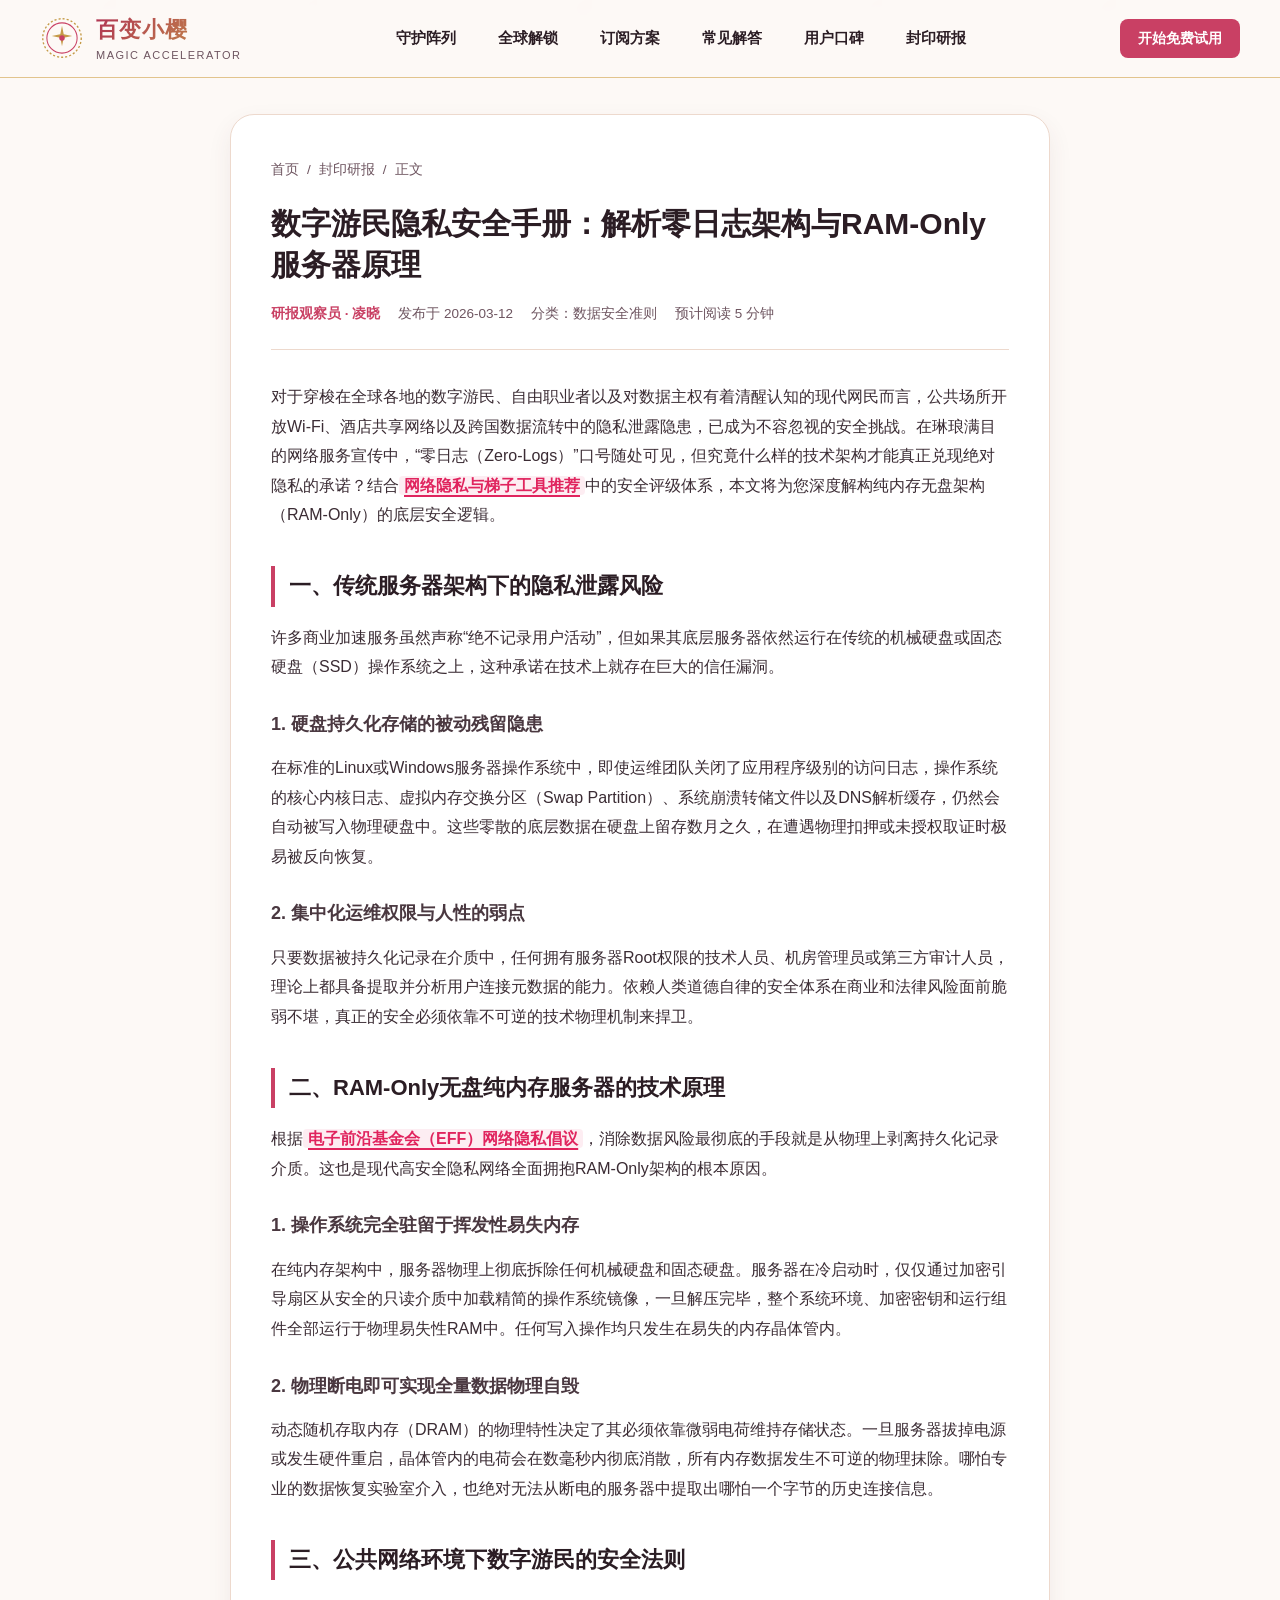
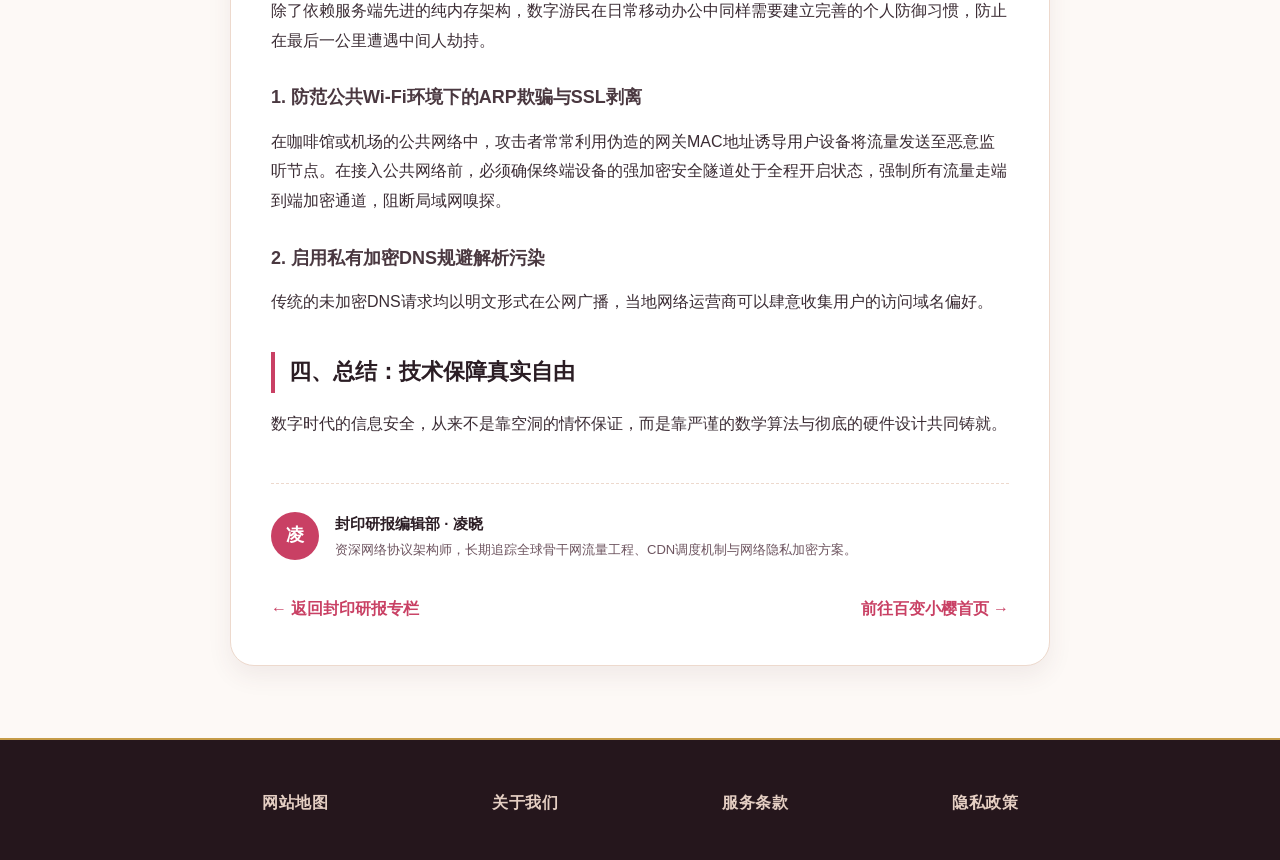
<file: zero-logs-security-standards.html>
<!DOCTYPE html>
<html lang="zh-CN">
<head>
  <meta charset="UTF-8">
  <meta name="viewport" content="width=device-width, initial-scale=1.0">
  <title>数字游民隐私安全手册：解析零日志架构与RAM-Only服务器原理 - 百变小樱加速器封印研报</title>
  <link rel="stylesheet" href="style.css">
</head>
<body>

  <!-- Floating Sakura Petals -->
  <div class="sakura-rain" aria-hidden="true">
    <div class="petal p1"></div>
    <div class="petal p2"></div>
    <div class="petal p3"></div>
    <div class="petal p4"></div>
    <div class="petal p5"></div>
  </div>

  <!-- Header -->
  <header class="site-header">
    <div class="header-container">
      <a href="index.html" class="brand-logo" title="百变小樱网络加速器">
        <svg class="logo-graphic" viewBox="0 0 64 64" fill="none">
          <circle cx="32" cy="32" r="28" stroke="#c59b48" stroke-width="2" stroke-dasharray="3 3"/>
          <circle cx="32" cy="32" r="22" stroke="#c94064" stroke-width="1.5"/>
          <path d="M32 14L34.5 26.5L47 29L34.5 31.5L32 44L29.5 31.5L17 29L29.5 26.5L32 14Z" fill="#c59b48"/>
          <circle cx="32" cy="32" r="4" fill="#c94064"/>
        </svg>
        <div class="brand-text">
          <span class="brand-title">百变小樱</span>
          <span class="brand-subtitle">MAGIC ACCELERATOR</span>
        </div>
      </a>
      <nav class="site-nav">
        <a href="index.html#advantages" class="nav-link">守护阵列</a>
        <a href="index.html#media-ai" class="nav-link">全球解锁</a>
        <a href="index.html#pricing" class="nav-link">订阅方案</a>
        <a href="index.html#faq" class="nav-link">常见解答</a>
        <a href="index.html#testimonials" class="nav-link">用户口碑</a>
        <a href="insights.html" class="nav-link">封印研报</a>
      </nav>
      <a href="https://ww012.twilightaff.com/#/?code=A56DH1Af" target="_blank" rel="nofollow" class="header-cta-link">开始免费试用</a>
    </div>
  </header>

  <main class="article-reader-container">
    <article class="article-reader-card">
      <nav class="article-breadcrumbs">
        <a href="index.html">首页</a>
        <span>/</span>
        <a href="insights.html">封印研报</a>
        <span>/</span>
        <span>正文</span>
      </nav>

      <h1 class="article-main-title">数字游民隐私安全手册：解析零日志架构与RAM-Only服务器原理</h1>

      <div class="article-meta-stripe">
        <span class="meta-author">研报观察员 · 凌晓</span>
        <span>发布于 2026-03-12</span>
        <span>分类：数据安全准则</span>
        <span>预计阅读 5 分钟</span>
      </div>

      <div class="article-rich-text">

        <p>对于穿梭在全球各地的数字游民、自由职业者以及对数据主权有着清醒认知的现代网民而言，公共场所开放Wi-Fi、酒店共享网络以及跨国数据流转中的隐私泄露隐患，已成为不容忽视的安全挑战。在琳琅满目的网络服务宣传中，“零日志（Zero-Logs）”口号随处可见，但究竟什么样的技术架构才能真正兑现绝对隐私的承诺？结合<a href="https://tizilab.net/" target="_blank">网络隐私与梯子工具推荐</a>中的安全评级体系，本文将为您深度解构纯内存无盘架构（RAM-Only）的底层安全逻辑。</p>

        <h2>一、传统服务器架构下的隐私泄露风险</h2>
        <p>许多商业加速服务虽然声称“绝不记录用户活动”，但如果其底层服务器依然运行在传统的机械硬盘或固态硬盘（SSD）操作系统之上，这种承诺在技术上就存在巨大的信任漏洞。</p>

        <h3>1. 硬盘持久化存储的被动残留隐患</h3>
        <p>在标准的Linux或Windows服务器操作系统中，即使运维团队关闭了应用程序级别的访问日志，操作系统的核心内核日志、虚拟内存交换分区（Swap Partition）、系统崩溃转储文件以及DNS解析缓存，仍然会自动被写入物理硬盘中。这些零散的底层数据在硬盘上留存数月之久，在遭遇物理扣押或未授权取证时极易被反向恢复。</p>

        <h3>2. 集中化运维权限与人性的弱点</h3>
        <p>只要数据被持久化记录在介质中，任何拥有服务器Root权限的技术人员、机房管理员或第三方审计人员，理论上都具备提取并分析用户连接元数据的能力。依赖人类道德自律的安全体系在商业和法律风险面前脆弱不堪，真正的安全必须依靠不可逆的技术物理机制来捍卫。</p>

        <h2>二、RAM-Only无盘纯内存服务器的技术原理</h2>
        <p>根据<a href="https://www.eff.org/" target="_blank" rel="noopener">电子前沿基金会（EFF）网络隐私倡议</a>，消除数据风险最彻底的手段就是从物理上剥离持久化记录介质。这也是现代高安全隐私网络全面拥抱RAM-Only架构的根本原因。</p>

        <h3>1. 操作系统完全驻留于挥发性易失内存</h3>
        <p>在纯内存架构中，服务器物理上彻底拆除任何机械硬盘和固态硬盘。服务器在冷启动时，仅仅通过加密引导扇区从安全的只读介质中加载精简的操作系统镜像，一旦解压完毕，整个系统环境、加密密钥和运行组件全部运行于物理易失性RAM中。任何写入操作均只发生在易失的内存晶体管内。</p>

        <h3>2. 物理断电即可实现全量数据物理自毁</h3>
        <p>动态随机存取内存（DRAM）的物理特性决定了其必须依靠微弱电荷维持存储状态。一旦服务器拔掉电源或发生硬件重启，晶体管内的电荷会在数毫秒内彻底消散，所有内存数据发生不可逆的物理抹除。哪怕专业的数据恢复实验室介入，也绝对无法从断电的服务器中提取出哪怕一个字节的历史连接信息。</p>

        <h2>三、公共网络环境下数字游民的安全法则</h2>
        <p>除了依赖服务端先进的纯内存架构，数字游民在日常移动办公中同样需要建立完善的个人防御习惯，防止在最后一公里遭遇中间人劫持。</p>

        <h3>1. 防范公共Wi-Fi环境下的ARP欺骗与SSL剥离</h3>
        <p>在咖啡馆或机场的公共网络中，攻击者常常利用伪造的网关MAC地址诱导用户设备将流量发送至恶意监听节点。在接入公共网络前，必须确保终端设备的强加密安全隧道处于全程开启状态，强制所有流量走端到端加密通道，阻断局域网嗅探。</p>

        <h3>2. 启用私有加密DNS规避解析污染</h3>
        <p>传统的未加密DNS请求均以明文形式在公网广播，当地网络运营商可以肆意收集用户的访问域名偏好。</p>

        <h2>四、总结：技术保障真实自由</h2>
        <p>数字时代的信息安全，从来不是靠空洞的情怀保证，而是靠严谨的数学算法与彻底的硬件设计共同铸就。</p>

      </div>

      <div class="article-author-section">
        <div class="article-author-avatar">凌</div>
        <div class="article-author-info">
          <h4>封印研报编辑部 · 凌晓</h4>
          <p>资深网络协议架构师，长期追踪全球骨干网流量工程、CDN调度机制与网络隐私加密方案。</p>
        </div>
      </div>

      <div class="article-back-nav">
        <a href="insights.html" class="back-home-link">← 返回封印研报专栏</a>
        <a href="index.html" class="back-home-link">前往百变小樱首页 →</a>
      </div>
    </article>
  </main>

  <footer class="site-footer">
    <div class="footer-container">
      <a href="sitemap.html" class="footer-nav-link">网站地图</a>
      <a href="about.html" class="footer-nav-link">关于我们</a>
      <a href="terms.html" class="footer-nav-link">服务条款</a>
      <a href="privacy.html" class="footer-nav-link">隐私政策</a>
    </div>
  </footer>

</body>
</html>
</file>
<file: style.css>
/* baibianxiaoyin.autos - Ethereal Starlight & Cherry Blossom Magic Style */
:root {
  --bg-primary: #fdf9f6;
  --bg-secondary: #f7eee7;
  --bg-card: #ffffff;
  --text-main: #2b1d24;
  --text-muted: #6e5560;
  --primary: #c94064;
  --primary-hover: #b03253;
  --gold: #c59b48;
  --gold-light: #f5eedf;
  --border-color: #edd9cd;
  --border-gold: #e2c48d;
  --shadow-sm: 0 4px 12px rgba(92, 45, 62, 0.05);
  --shadow-md: 0 10px 24px rgba(92, 45, 62, 0.08);
  --radius-sm: 8px;
  --radius-md: 16px;
  --radius-lg: 24px;
}

*, *::before, *::after {
  box-sizing: border-box;
  margin: 0;
  padding: 0;
}

body {
  font-family: -apple-system, BlinkMacSystemFont, "Segoe UI", "PingFang SC", "Hiragino Sans GB", "Microsoft YaHei", sans-serif;
  background-color: var(--bg-primary);
  color: var(--text-main);
  line-height: 1.6;
  font-size: 16px;
  overflow-x: hidden;
  position: relative;
}

/* Hyperlinks Base Styling for inline text */
a {
  color: var(--primary);
  text-decoration: none;
  transition: color 0.2s ease;
}

a:visited {
  color: var(--primary);
}

/* Button Font Color Visibility Protection against :visited override */
a.header-cta-link,
a.header-cta-link:visited,
a.btn-primary,
a.btn-primary:visited,
a.plan-btn-hot,
a.plan-btn-hot:visited {
  color: #ffffff !important;
}

a.btn-secondary,
a.btn-secondary:visited {
  color: var(--text-main) !important;
}

a.plan-btn-normal,
a.plan-btn-normal:visited {
  color: #7a5416 !important;
}

a.header-cta-link:hover,
a.btn-primary:hover,
a.plan-btn-hot:hover {
  color: #ffffff !important;
}

a:hover {
  color: var(--primary-hover);
  text-decoration: underline;
}

/* Floating Sakura Petals Animation */
.sakura-rain {
  position: fixed;
  top: 0;
  left: 0;
  width: 100%;
  height: 100%;
  pointer-events: none;
  z-index: 1;
  overflow: hidden;
}

.petal {
  position: absolute;
  background: radial-gradient(circle, #ffd1dc 20%, #f4a7b9 100%);
  border-radius: 12px 1px 12px 1px;
  opacity: 0.7;
  animation: fall linear infinite;
}

.p1 { width: 14px; height: 18px; left: 8%; animation-duration: 9s; animation-delay: 0s; }
.p2 { width: 10px; height: 14px; left: 24%; animation-duration: 12s; animation-delay: 2s; }
.p3 { width: 16px; height: 20px; left: 45%; animation-duration: 8s; animation-delay: 4s; }
.p4 { width: 12px; height: 16px; left: 68%; animation-duration: 11s; animation-delay: 1s; }
.p5 { width: 15px; height: 18px; left: 86%; animation-duration: 10s; animation-delay: 3s; }

@keyframes fall {
  0% { transform: translate(0, -30px) rotate(0deg); opacity: 0; }
  15% { opacity: 0.8; }
  100% { transform: translate(120px, 105vh) rotate(360deg); opacity: 0; }
}

/* Navigation Header */
html {
  scroll-behavior: smooth;
  scroll-padding-top: 85px;
}

.site-header {
  position: sticky;
  top: 0;
  background: rgba(253, 249, 246, 0.96);
  backdrop-filter: blur(8px);
  border-bottom: 1px solid var(--border-gold);
  z-index: 1000;
  padding: 12px 24px;
}

.header-container {
  max-width: 1200px;
  margin: 0 auto;
  display: flex;
  align-items: center;
  justify-content: space-between;
  gap: 20px;
}

.site-nav {
  display: flex;
  align-items: center;
  gap: 18px;
}

.nav-link {
  color: var(--text-main);
  text-decoration: none;
  font-size: 14.5px;
  font-weight: 700;
  padding: 6px 12px;
  border-radius: var(--radius-sm);
  transition: all 0.2s ease;
}

.nav-link:hover {
  color: var(--primary);
  background: var(--gold-light);
}

.brand-logo {
  display: flex;
  align-items: center;
  gap: 12px;
  text-decoration: none;
  color: var(--text-main);
  flex-shrink: 0;
}

.logo-graphic {
  width: 44px;
  height: 44px;
  flex-shrink: 0;
}

.brand-text {
  display: flex;
  flex-direction: column;
}

.brand-title {
  font-size: 22px;
  font-weight: 800;
  letter-spacing: 1px;
  background: linear-gradient(135deg, #b03253 0%, #c59b48 100%);
  -webkit-background-clip: text;
  -webkit-text-fill-color: transparent;
}

.brand-subtitle {
  font-size: 11px;
  color: var(--text-muted);
  letter-spacing: 1.5px;
}

.header-cta-link {
  display: inline-flex;
  align-items: center;
  padding: 8px 18px;
  background: var(--primary);
  color: #ffffff;
  font-size: 14px;
  font-weight: 600;
  border-radius: var(--radius-sm);
  text-decoration: none;
  transition: background 0.2s ease, transform 0.15s ease;
}

.header-cta-link:hover {
  background: var(--primary-hover);
  transform: translateY(-1px);
}

/* Hero Section */
.hero-sanctuary {
  position: relative;
  z-index: 2;
  max-width: 1200px;
  margin: 0 auto;
  padding: 56px 24px 64px;
  display: grid;
  grid-template-columns: 1.15fr 0.85fr;
  align-items: center;
  gap: 40px;
}

.hero-copy {
  display: flex;
  flex-direction: column;
  gap: 20px;
}

.hero-badge {
  display: inline-flex;
  align-items: center;
  gap: 8px;
  width: fit-content;
  background: var(--gold-light);
  border: 1px solid var(--border-gold);
  color: #8f6517;
  padding: 6px 14px;
  font-size: 13px;
  font-weight: 600;
  border-radius: 20px;
}

.hero-title {
  font-size: 42px;
  font-weight: 800;
  line-height: 1.25;
  color: var(--text-main);
  letter-spacing: -0.5px;
}

.hero-title span {
  color: var(--primary);
  position: relative;
}

.hero-desc {
  font-size: 17px;
  color: var(--text-muted);
  line-height: 1.7;
}

.hero-action-cluster {
  display: flex;
  flex-wrap: wrap;
  align-items: center;
  gap: 16px;
  margin-top: 10px;
}

.btn-primary {
  display: inline-flex;
  align-items: center;
  justify-content: center;
  min-height: 48px;
  padding: 12px 28px;
  background: linear-gradient(135deg, #c94064 0%, #b03253 100%);
  color: #ffffff;
  font-size: 16px;
  font-weight: 700;
  border-radius: var(--radius-md);
  text-decoration: none;
  box-shadow: 0 6px 16px rgba(201, 64, 100, 0.28);
  transition: transform 0.2s ease, box-shadow 0.2s ease;
}

.btn-primary:hover {
  transform: translateY(-2px);
  box-shadow: 0 8px 20px rgba(201, 64, 100, 0.38);
}

.btn-secondary {
  display: inline-flex;
  align-items: center;
  justify-content: center;
  min-height: 48px;
  padding: 12px 24px;
  background: #ffffff;
  color: #7a5416;
  border: 1.5px solid var(--border-gold);
  font-size: 15px;
  font-weight: 600;
  border-radius: var(--radius-md);
  text-decoration: none;
  transition: all 0.2s ease;
}

.btn-secondary:hover {
  background: var(--gold-light);
  border-color: var(--gold);
  transform: translateY(-2px);
}

.hero-visual-stage {
  display: flex;
  justify-content: center;
  align-items: center;
}

.hero-visual-frame {
  position: relative;
  max-width: 440px;
  width: 100%;
  border-radius: var(--radius-lg);
  padding: 8px;
  background: linear-gradient(135deg, rgba(255,255,255,0.9), rgba(247,238,231,0.95));
  border: 2px solid var(--border-gold);
  box-shadow: 0 16px 36px rgba(92, 45, 62, 0.12), 0 0 20px rgba(197, 155, 72, 0.2);
}

.hero-character-img {
  width: 100%;
  height: auto;
  border-radius: var(--radius-md);
  display: block;
  object-fit: cover;
}

/* Core Sections Shared */
.content-section {
  position: relative;
  z-index: 2;
  max-width: 1200px;
  margin: 0 auto;
  padding: 56px 24px;
}

.section-head {
  text-align: center;
  max-width: 700px;
  margin: 0 auto 44px;
}

.section-tag {
  display: inline-block;
  font-size: 12px;
  font-weight: 700;
  text-transform: uppercase;
  letter-spacing: 2px;
  color: var(--gold);
  margin-bottom: 8px;
}

.section-title {
  font-size: 32px;
  font-weight: 800;
  color: var(--text-main);
  margin-bottom: 12px;
}

.section-summary {
  font-size: 15px;
  color: var(--text-muted);
}

/* Advantage Cards */
.advantage-grid {
  display: grid;
  grid-template-columns: repeat(4, 1fr);
  gap: 22px;
}

.advantage-card {
  background: var(--bg-card);
  border: 1px solid var(--border-color);
  border-top: 3px solid var(--gold);
  border-radius: var(--radius-md);
  padding: 26px 20px;
  box-shadow: var(--shadow-sm);
  transition: transform 0.2s ease, box-shadow 0.2s ease;
  display: flex;
  flex-direction: column;
}

.advantage-card:hover {
  transform: translateY(-4px);
  box-shadow: var(--shadow-md);
  border-color: var(--border-gold);
}

.card-icon-wrap {
  width: 52px;
  height: 52px;
  background: var(--gold-light);
  border-radius: var(--radius-sm);
  display: flex;
  align-items: center;
  justify-content: center;
  margin-bottom: 18px;
}

.card-icon-wrap svg {
  width: 28px;
  height: 28px;
}

.advantage-card h3 {
  font-size: 18px;
  font-weight: 700;
  margin-bottom: 10px;
  color: var(--text-main);
}

.advantage-card p {
  font-size: 14px;
  color: var(--text-muted);
  line-height: 1.6;
}

/* Streaming & AI Cards */
.media-ai-grid {
  display: grid;
  grid-template-columns: repeat(4, 1fr);
  gap: 22px;
}

.media-ai-card {
  background: var(--bg-card);
  border: 1px solid var(--border-color);
  border-radius: var(--radius-md);
  padding: 24px 20px;
  box-shadow: var(--shadow-sm);
  display: flex;
  flex-direction: column;
  transition: transform 0.2s ease;
}

.media-ai-card:hover {
  transform: translateY(-3px);
  border-color: var(--primary);
}

.media-category-chip {
  align-self: flex-start;
  font-size: 11px;
  font-weight: 700;
  padding: 3px 10px;
  border-radius: 12px;
  background: #fdf0f3;
  color: var(--primary);
  margin-bottom: 14px;
}

.media-ai-card h3 {
  font-size: 17px;
  font-weight: 700;
  margin-bottom: 8px;
}

.media-ai-card p {
  font-size: 13.5px;
  color: var(--text-muted);
  line-height: 1.6;
}

/* Pricing Table */
.pricing-deck {
  background: var(--bg-secondary);
  border-radius: var(--radius-lg);
  padding: 48px 32px;
  margin-top: 20px;
}

.pricing-grid {
  display: grid;
  grid-template-columns: repeat(3, 1fr);
  gap: 24px;
  align-items: stretch;
}

.pricing-card {
  background: #ffffff;
  border: 1px solid var(--border-color);
  border-radius: var(--radius-md);
  padding: 32px 24px;
  display: flex;
  flex-direction: column;
  position: relative;
  box-shadow: var(--shadow-sm);
}

.pricing-card.featured {
  border: 2px solid var(--primary);
  box-shadow: 0 12px 28px rgba(201, 64, 100, 0.16);
  transform: scale(1.02);
}

.featured-ribbon {
  position: absolute;
  top: -13px;
  left: 50%;
  transform: translateX(-50%);
  background: var(--primary);
  color: #ffffff;
  font-size: 12px;
  font-weight: 700;
  padding: 4px 16px;
  border-radius: 20px;
}

.plan-name {
  font-size: 20px;
  font-weight: 800;
  margin-bottom: 8px;
}

.plan-price {
  font-size: 36px;
  font-weight: 900;
  color: var(--primary);
  margin-bottom: 6px;
}

.plan-price sub {
  font-size: 14px;
  font-weight: 500;
  color: var(--text-muted);
}

.plan-desc {
  font-size: 13px;
  color: var(--text-muted);
  margin-bottom: 22px;
  padding-bottom: 18px;
  border-bottom: 1px dashed var(--border-color);
}

.plan-perks {
  list-style: none;
  margin-bottom: 28px;
  flex-grow: 1;
}

.plan-perks li {
  font-size: 14px;
  color: var(--text-main);
  margin-bottom: 10px;
  display: flex;
  align-items: center;
  gap: 8px;
}

.perk-bullet {
  width: 6px;
  height: 6px;
  background: var(--gold);
  border-radius: 50%;
  flex-shrink: 0;
}

.plan-btn {
  display: flex;
  align-items: center;
  justify-content: center;
  min-height: 46px;
  width: 100%;
  border-radius: var(--radius-sm);
  font-size: 15px;
  font-weight: 700;
  text-decoration: none;
  transition: all 0.2s ease;
}

.plan-btn-normal {
  background: var(--gold-light);
  color: #7a5416;
  border: 1px solid var(--border-gold);
}

.plan-btn-normal:hover {
  background: #f0e3cc;
}

.plan-btn-hot {
  background: var(--primary);
  color: #ffffff;
}

.plan-btn-hot:hover {
  background: var(--primary-hover);
}

/* FAQ Section */
.faq-grid {
  display: grid;
  grid-template-columns: repeat(2, 1fr);
  gap: 20px;
}

.faq-card {
  background: var(--bg-card);
  border: 1px solid var(--border-color);
  border-radius: var(--radius-md);
  padding: 22px 20px;
}

.faq-card h3 {
  font-size: 16.5px;
  font-weight: 700;
  color: var(--text-main);
  margin-bottom: 8px;
  display: flex;
  align-items: flex-start;
  gap: 8px;
}

.faq-q-mark {
  color: var(--primary);
  font-weight: 800;
}

.faq-card p {
  font-size: 14px;
  color: var(--text-muted);
  line-height: 1.6;
  padding-left: 20px;
}

/* Testimonials */
.testimonials-grid {
  display: grid;
  grid-template-columns: repeat(3, 1fr);
  gap: 22px;
}

.testimonial-card {
  background: var(--bg-card);
  border: 1px solid var(--border-color);
  border-radius: var(--radius-md);
  padding: 24px;
  box-shadow: var(--shadow-sm);
  display: flex;
  flex-direction: column;
}

.test-quote {
  font-size: 14px;
  color: var(--text-main);
  line-height: 1.7;
  font-style: italic;
  margin-bottom: 16px;
  flex-grow: 1;
}

.test-author {
  display: flex;
  align-items: center;
  gap: 12px;
  border-top: 1px solid #f4eae3;
  padding-top: 12px;
}

.author-avatar-crest {
  width: 36px;
  height: 36px;
  background: var(--gold-light);
  border: 1px solid var(--border-gold);
  border-radius: 50%;
  display: flex;
  align-items: center;
  justify-content: center;
  font-weight: 700;
  font-size: 13px;
  color: #8f6517;
}

.author-meta h4 {
  font-size: 14px;
  font-weight: 700;
}

.author-meta p {
  font-size: 12px;
  color: var(--text-muted);
}

/* Footer - ONLY 4 titles */
.site-footer {
  background: #25161c;
  color: #f7eee7;
  border-top: 2px solid var(--gold);
  padding: 42px 24px 36px;
  margin-top: 50px;
}

.footer-container {
  max-width: 900px;
  margin: 0 auto;
  display: flex;
  justify-content: space-around;
  align-items: center;
  flex-wrap: wrap;
  gap: 20px;
  text-align: center;
}

.footer-nav-link {
  color: #e5cfc3;
  text-decoration: none;
  font-size: 16px;
  font-weight: 700;
  letter-spacing: 0.5px;
  padding: 8px 16px;
  border-radius: var(--radius-sm);
  transition: color 0.2s ease, background 0.2s ease;
}

.footer-nav-link:hover {
  color: #ffffff;
  background: rgba(201, 64, 100, 0.25);
}

/* Subpages General Container */
.subpage-container {
  max-width: 860px;
  margin: 40px auto 60px;
  padding: 0 24px;
}

.subpage-card {
  background: #ffffff;
  border: 1px solid var(--border-gold);
  border-radius: var(--radius-lg);
  padding: 40px 36px;
  box-shadow: var(--shadow-md);
}

.subpage-title {
  font-size: 28px;
  font-weight: 800;
  color: var(--primary);
  margin-bottom: 12px;
  padding-bottom: 14px;
  border-bottom: 2px solid var(--gold-light);
}

.subpage-meta {
  font-size: 13px;
  color: var(--text-muted);
  margin-bottom: 24px;
}

.subpage-content h2 {
  font-size: 20px;
  font-weight: 700;
  color: var(--text-main);
  margin: 28px 0 12px;
}

.subpage-content p {
  font-size: 15px;
  color: #4a3840;
  line-height: 1.8;
  margin-bottom: 16px;
}

.subpage-content ul {
  margin: 12px 0 20px 24px;
}

.subpage-content li {
  font-size: 14.5px;
  color: #4a3840;
  margin-bottom: 8px;
  line-height: 1.6;
}

.back-home-wrap {
  margin-top: 36px;
  padding-top: 20px;
  border-top: 1px dashed var(--border-color);
}

.back-home-link {
  display: inline-flex;
  align-items: center;
  gap: 8px;
  color: var(--primary);
  font-weight: 700;
  text-decoration: none;
}

.back-home-link:hover {
  text-decoration: underline;
}

/* Responsive Styles */
@media (max-width: 992px) {
  .hero-sanctuary {
    grid-template-columns: 1fr;
    text-align: center;
    padding-top: 36px;
  }
  .hero-copy {
    align-items: center;
  }
  .hero-action-cluster {
    justify-content: center;
  }
  .advantage-grid, .media-ai-grid {
    grid-template-columns: repeat(2, 1fr);
  }
  .pricing-grid {
    grid-template-columns: 1fr;
  }
  .pricing-card.featured {
    transform: none;
  }
}

@media (max-width: 768px) {
  .header-container {
    flex-direction: column;
    gap: 10px;
    align-items: stretch;
  }
  .site-nav {
    display: flex;
    justify-content: flex-start;
    overflow-x: auto;
    white-space: nowrap;
    padding: 6px 0;
    gap: 8px;
    -webkit-overflow-scrolling: touch;
    scrollbar-width: none;
  }
  .site-nav::-webkit-scrollbar {
    display: none;
  }
  .nav-link {
    font-size: 13.5px;
    padding: 6px 10px;
    flex-shrink: 0;
  }
  .header-cta-link {
    text-align: center;
    justify-content: center;
    width: 100%;
  }
  .hero-title {
    font-size: 28px;
  }
  .hero-desc {
    font-size: 15px;
  }
  .hero-action-cluster {
    flex-direction: column;
    width: 100%;
  }
  .btn-primary, .btn-secondary {
    width: 100%;
    min-height: 48px;
  }
  .advantage-grid, .media-ai-grid, .faq-grid, .testimonials-grid {
    grid-template-columns: 1fr;
  }
  .pricing-deck {
    padding: 28px 16px;
  }
  .subpage-card {
    padding: 24px 18px;
  }
  .footer-container {
    flex-direction: column;
    gap: 14px;
  }
  .footer-nav-link {
    width: 100%;
    text-align: center;
  }
}

/* ===================================================
   封印研报 Hub & 独立文章排版体系 (baibianxiaoyin.autos)
   =================================================== */
.insights-container {
  max-width: 1100px;
  margin: 40px auto 80px;
  padding: 0 24px;
}

.insights-hero {
  text-align: center;
  margin-bottom: 48px;
  padding: 36px 24px;
  background: linear-gradient(135deg, rgba(253, 249, 246, 0.9), rgba(247, 238, 231, 0.9));
  border: 1px solid var(--border-gold);
  border-radius: var(--radius-lg);
  box-shadow: var(--shadow-sm);
}

.insights-tag {
  display: inline-flex;
  align-items: center;
  gap: 6px;
  padding: 4px 14px;
  font-size: 13px;
  font-weight: 700;
  color: var(--primary);
  background: rgba(201, 64, 100, 0.08);
  border-radius: 20px;
  margin-bottom: 14px;
}

.insights-hero h1 {
  font-size: 32px;
  font-weight: 800;
  color: var(--text-main);
  margin-bottom: 12px;
}

.insights-hero p {
  font-size: 16px;
  color: var(--text-muted);
  max-width: 680px;
  margin: 0 auto;
}

.insights-grid {
  display: grid;
  grid-template-columns: repeat(2, 1fr);
  gap: 28px;
}

.insight-card {
  background: var(--bg-card);
  border: 1px solid var(--border-color);
  border-radius: var(--radius-md);
  padding: 28px;
  box-shadow: var(--shadow-sm);
  display: flex;
  flex-direction: column;
  transition: transform 0.25s ease, box-shadow 0.25s ease, border-color 0.25s ease;
}

.insight-card:hover {
  transform: translateY(-4px);
  box-shadow: var(--shadow-md);
  border-color: var(--border-gold);
}

.insight-card-meta {
  display: flex;
  align-items: center;
  justify-content: space-between;
  margin-bottom: 14px;
}

.insight-badge {
  font-size: 12px;
  font-weight: 700;
  padding: 3px 10px;
  background: var(--gold-light);
  color: #8c6b23;
  border-radius: 12px;
}

.insight-badge.brand-badge {
  background: rgba(201, 64, 100, 0.12);
  color: var(--primary);
}

.insight-date {
  font-size: 13px;
  color: var(--text-muted);
}

.insight-title {
  font-size: 20px;
  font-weight: 700;
  line-height: 1.45;
  margin-bottom: 12px;
}

.insight-title a {
  color: var(--text-main);
  text-decoration: none;
}

.insight-title a:visited {
  color: var(--text-main);
}

.insight-title a:hover {
  color: var(--primary);
}

.insight-snippet {
  font-size: 14.5px;
  color: #5a4650;
  line-height: 1.7;
  margin-bottom: 20px;
  flex-grow: 1;
}

.insight-foot {
  display: flex;
  align-items: center;
  justify-content: space-between;
  border-top: 1px dashed var(--border-color);
  padding-top: 16px;
  margin-top: auto;
}

.insight-readtime {
  font-size: 13px;
  color: var(--text-muted);
}

.insight-action {
  font-size: 14px;
  font-weight: 700;
  color: var(--primary);
  display: inline-flex;
  align-items: center;
  gap: 4px;
}

.insight-action:visited {
  color: var(--primary);
}

/* Article Reader View */
.article-reader-container {
  max-width: 860px;
  margin: 36px auto 72px;
  padding: 0 20px;
}

.article-reader-card {
  background: var(--bg-card);
  border: 1px solid var(--border-color);
  border-radius: var(--radius-lg);
  padding: 44px 40px;
  box-shadow: var(--shadow-md);
}

.article-breadcrumbs {
  display: flex;
  align-items: center;
  gap: 8px;
  font-size: 13.5px;
  color: var(--text-muted);
  margin-bottom: 24px;
  flex-wrap: wrap;
}

.article-breadcrumbs a {
  color: var(--text-muted);
}

.article-breadcrumbs a:visited {
  color: var(--text-muted);
}

.article-breadcrumbs a:hover {
  color: var(--primary);
}

.article-main-title {
  font-size: 30px;
  font-weight: 800;
  line-height: 1.35;
  color: var(--text-main);
  margin-bottom: 18px;
}

.article-meta-stripe {
  display: flex;
  align-items: center;
  gap: 18px;
  font-size: 13.5px;
  color: var(--text-muted);
  padding-bottom: 24px;
  margin-bottom: 32px;
  border-bottom: 1px solid var(--border-color);
  flex-wrap: wrap;
}

.article-meta-stripe .meta-author {
  font-weight: 700;
  color: var(--primary);
}

.article-rich-text {
  font-size: 16px;
  line-height: 1.85;
  color: #3b2c34;
}

.article-rich-text h2 {
  font-size: 22px;
  font-weight: 700;
  color: var(--text-main);
  margin: 36px 0 16px;
  padding-left: 14px;
  border-left: 4px solid var(--primary);
}

.article-rich-text h3 {
  font-size: 18px;
  font-weight: 700;
  color: #4a3840;
  margin: 26px 0 12px;
}

.article-rich-text p {
  margin-bottom: 20px;
}

.article-rich-text ul, .article-rich-text ol {
  margin: 16px 0 24px 28px;
}

.article-rich-text li {
  margin-bottom: 10px;
  line-height: 1.75;
}

.article-rich-text blockquote {
  background: var(--bg-secondary);
  border-left: 4px solid var(--gold);
  padding: 16px 20px;
  margin: 24px 0;
  border-radius: 0 var(--radius-sm) var(--radius-sm) 0;
  color: #5a4650;
  font-style: normal;
}

.article-rich-text .info-banner {
  background: #fffdf8;
  border: 1px solid var(--border-gold);
  border-radius: var(--radius-md);
  padding: 20px 24px;
  margin: 28px 0;
}

.article-rich-text .info-banner h4 {
  font-size: 16px;
  font-weight: 700;
  color: #8c6b23;
  margin-bottom: 8px;
}

/* Article Rich Text 显色字体超链接 */
.article-rich-text a,
.article-rich-text a:visited {
  color: #e0245e !important;
  font-weight: 700 !important;
  text-decoration: underline !important;
  text-decoration-color: #e0245e !important;
  text-underline-offset: 4px !important;
  text-decoration-thickness: 2px !important;
  padding: 1px 5px !important;
  border-radius: 4px !important;
  background: rgba(224, 36, 94, 0.08) !important;
  transition: all 0.2s ease !important;
}

.article-rich-text a:hover {
  color: #a80c3c !important;
  text-decoration-color: #a80c3c !important;
  background: rgba(224, 36, 94, 0.16) !important;
}

.article-author-section {
  margin-top: 44px;
  padding-top: 28px;
  border-top: 1px dashed var(--border-color);
  display: flex;
  align-items: center;
  gap: 16px;
}

.article-author-avatar {
  width: 48px;
  height: 48px;
  border-radius: 50%;
  background: var(--primary);
  color: #fff;
  font-weight: 800;
  display: flex;
  align-items: center;
  justify-content: center;
  font-size: 18px;
  flex-shrink: 0;
}

.article-author-info h4 {
  font-size: 15px;
  font-weight: 700;
  color: var(--text-main);
  margin-bottom: 4px;
}

.article-author-info p {
  font-size: 13px;
  color: var(--text-muted);
  line-height: 1.5;
}

.article-back-nav {
  margin-top: 36px;
  display: flex;
  justify-content: space-between;
  align-items: center;
}

@media (max-width: 768px) {
  .insights-grid {
    grid-template-columns: 1fr;
  }
  .article-reader-card {
    padding: 28px 20px;
  }
  .article-main-title {
    font-size: 24px;
  }
}
</file>
